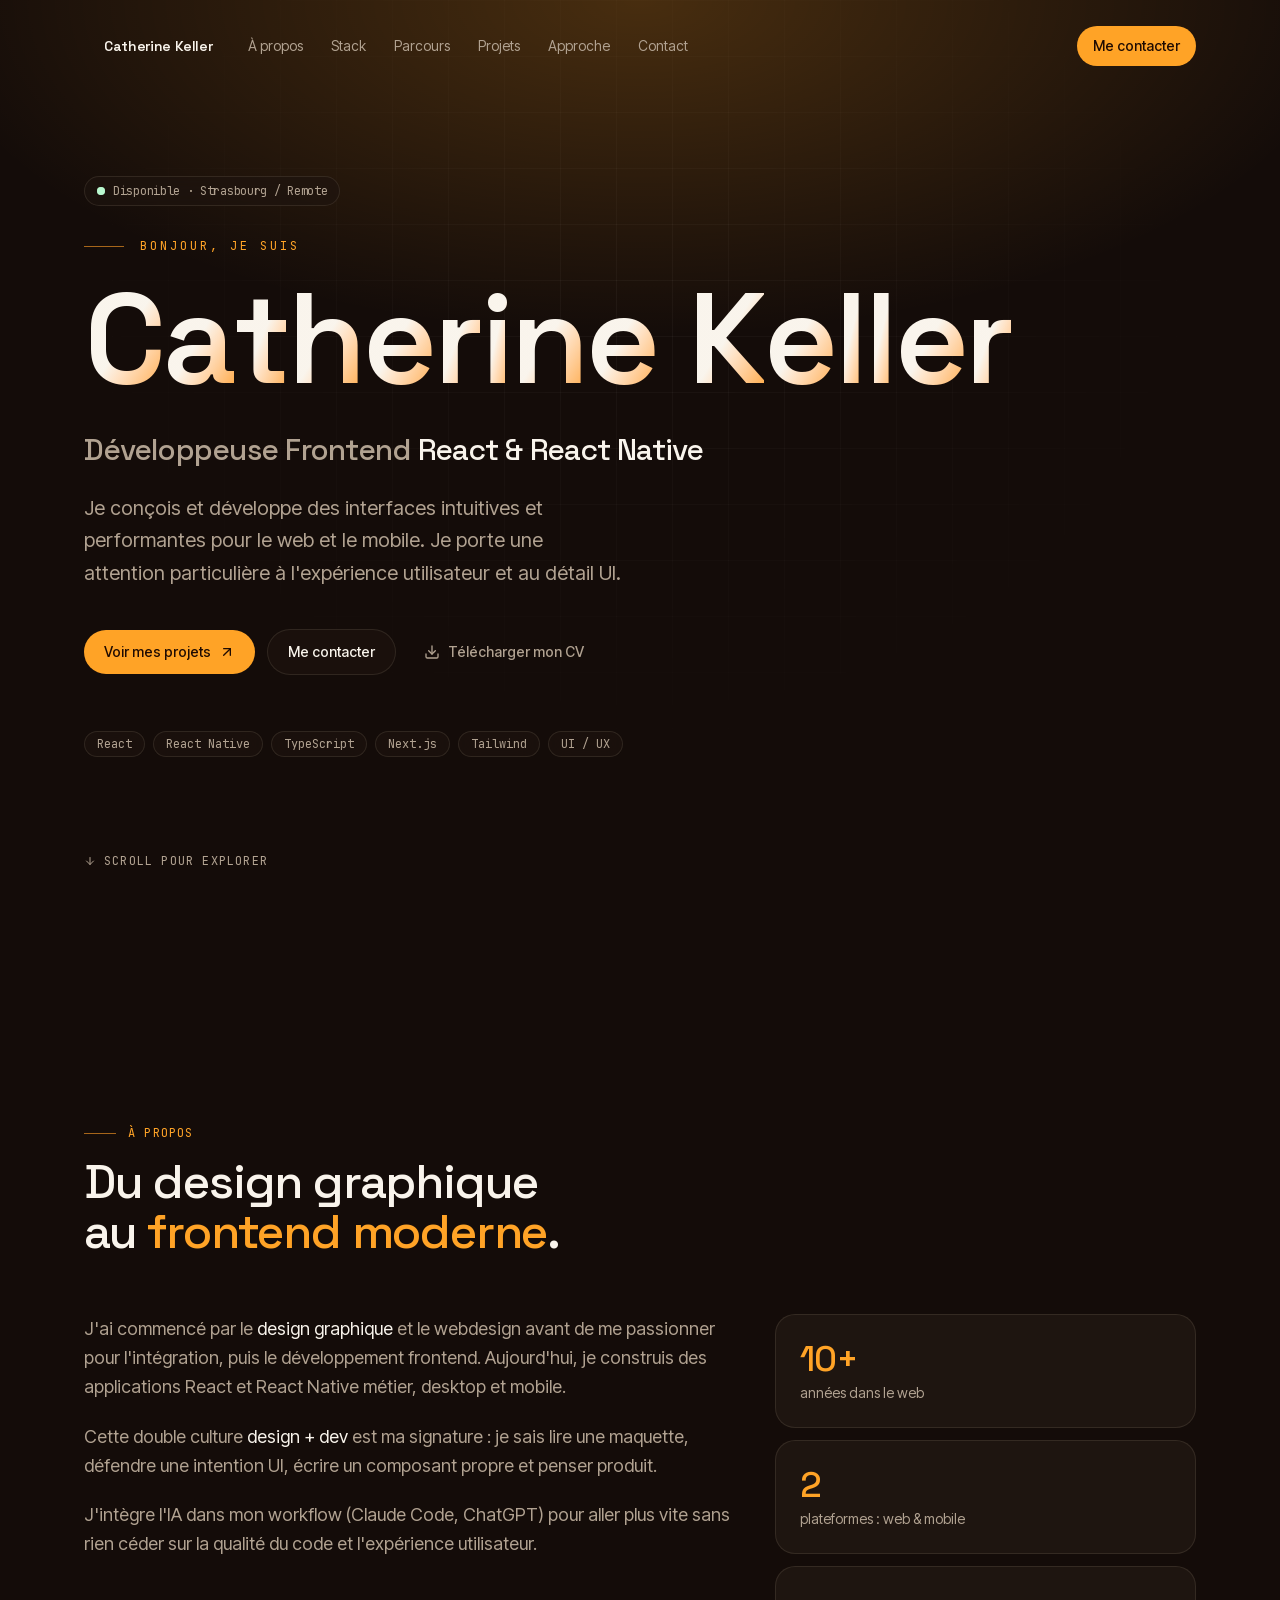
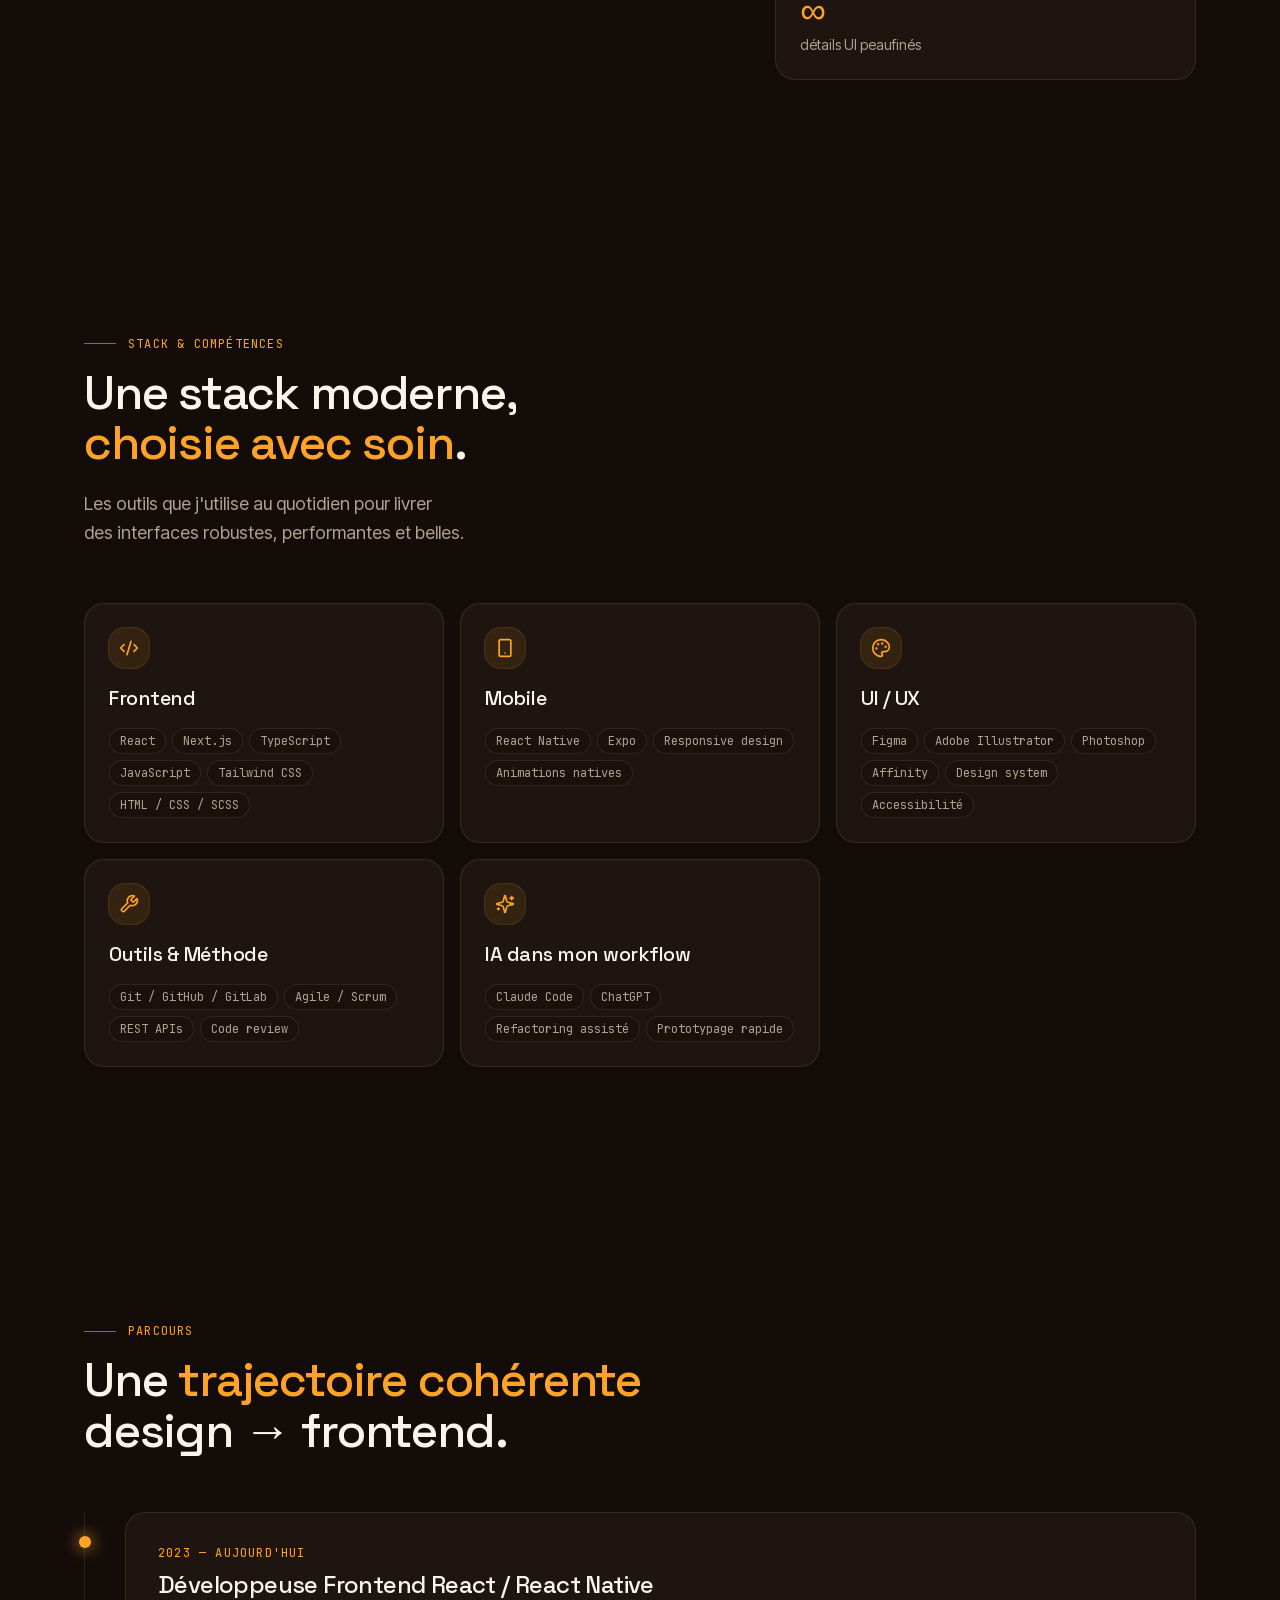
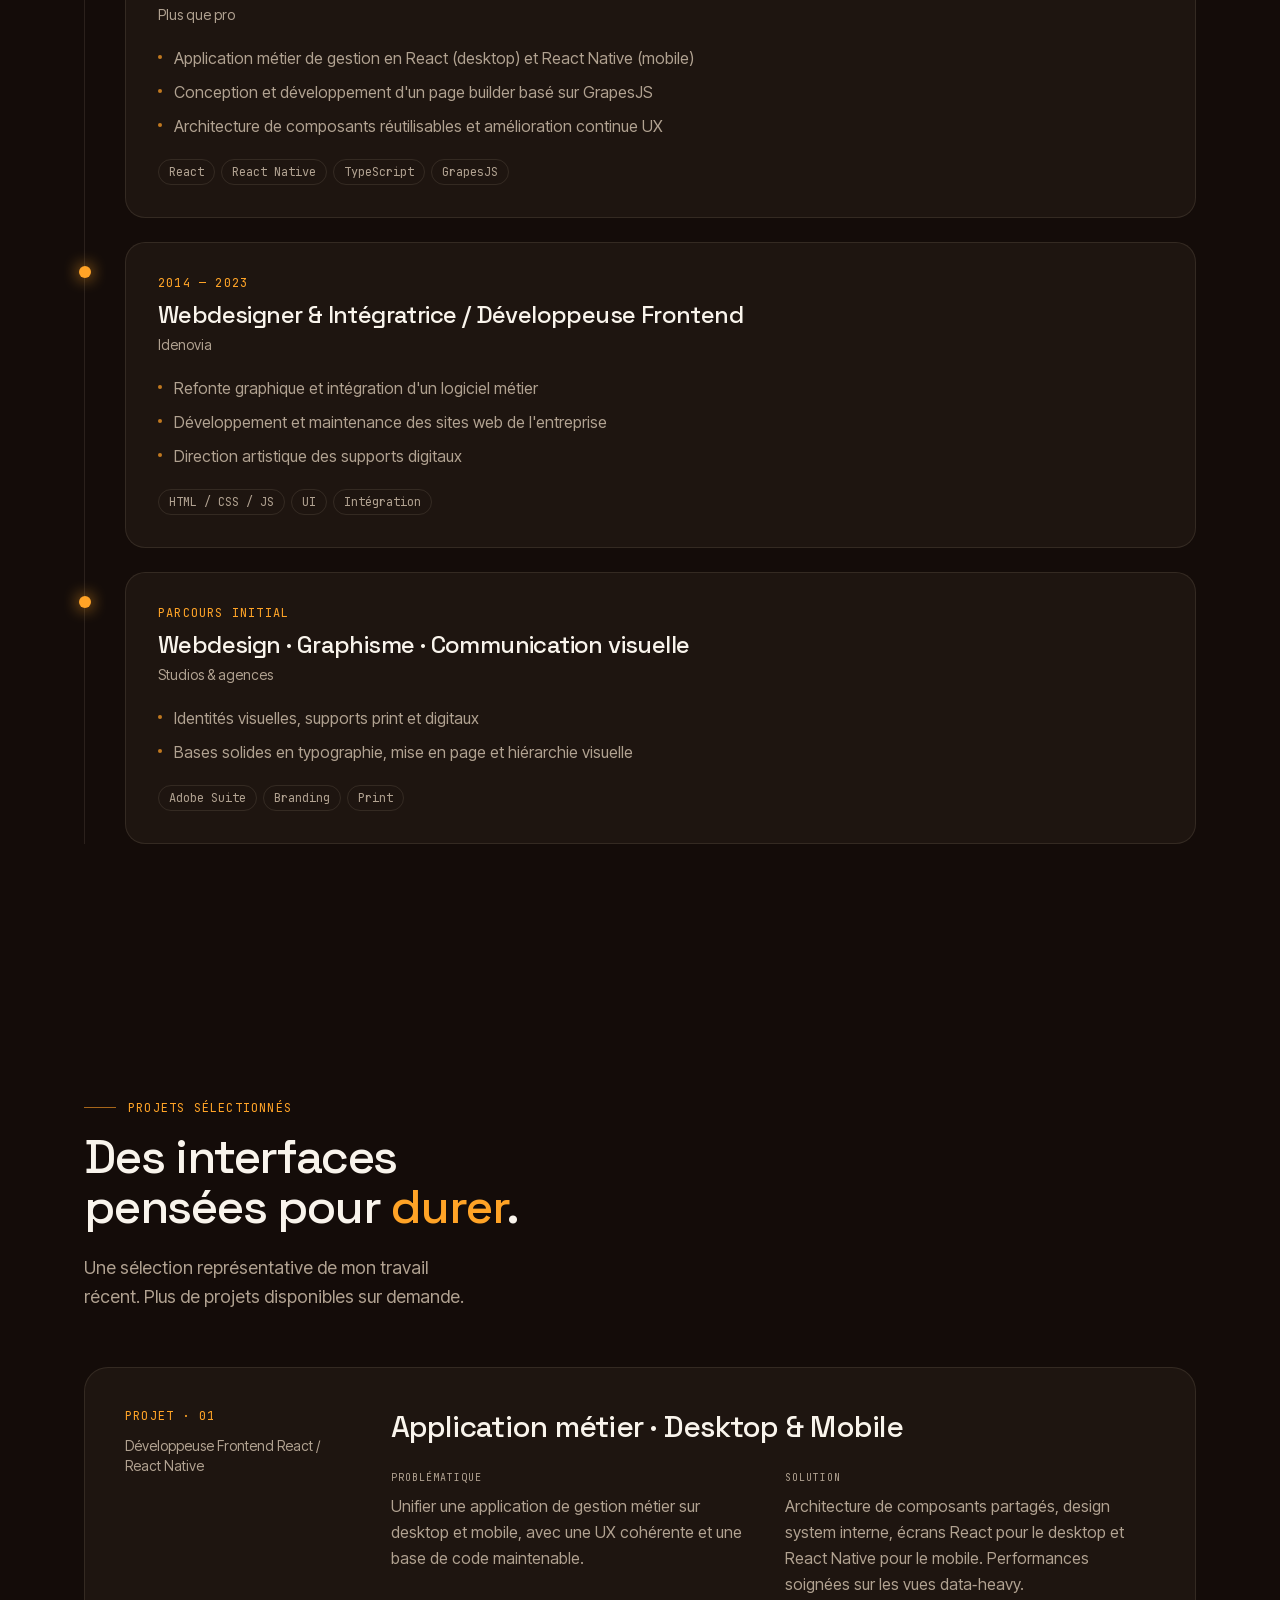
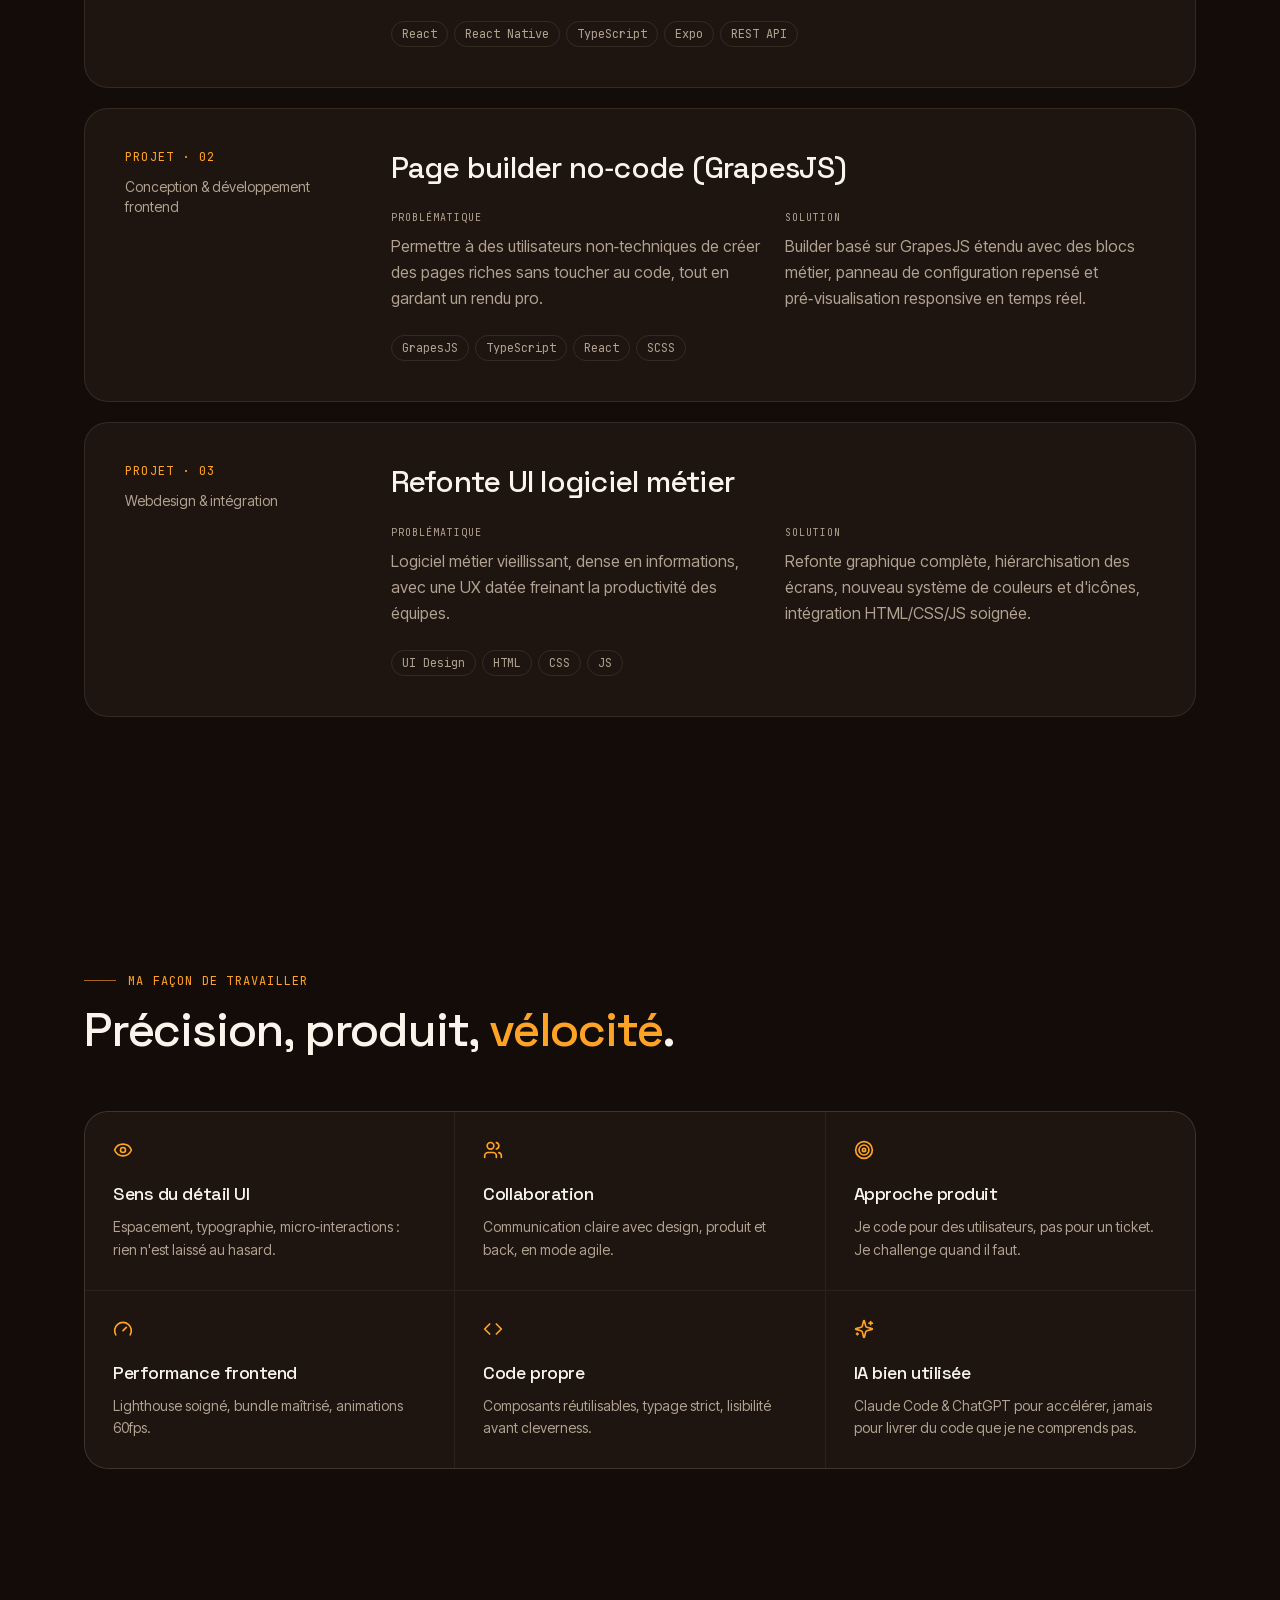
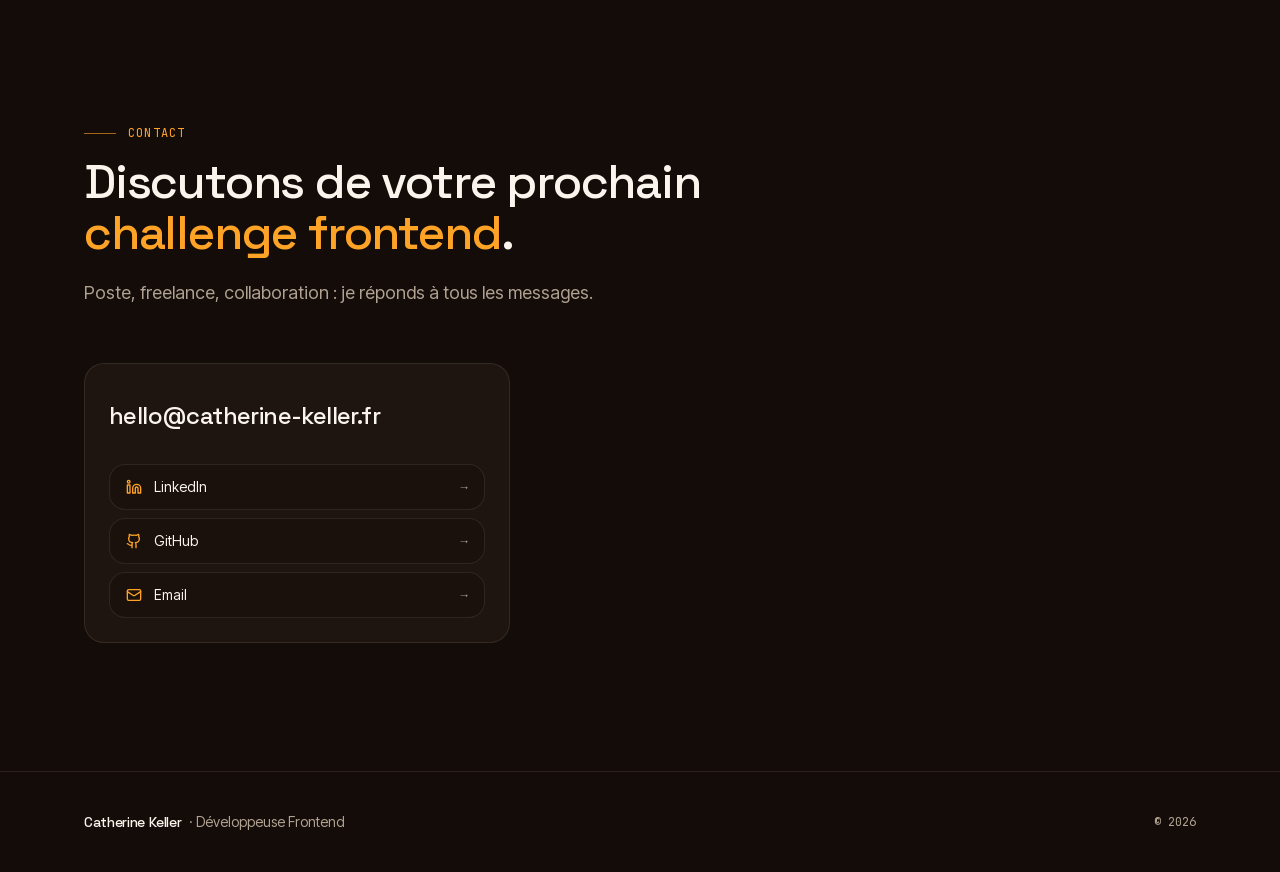
<file: index.html>
<!DOCTYPE html><!--Ds_iLjV0gHUK7JvqxwqNm--><html lang="fr" class="__variable_c219ed __variable_727f1d __variable_4dc837"><head><meta charSet="utf-8"/><meta name="viewport" content="width=device-width, initial-scale=1"/><link rel="preload" href="/_next/static/media/103fc5fac08dcb15-s.p.woff2" as="font" crossorigin="" type="font/woff2"/><link rel="preload" href="/_next/static/media/36966cca54120369-s.p.woff2" as="font" crossorigin="" type="font/woff2"/><link rel="preload" href="/_next/static/media/bb3ef058b751a6ad-s.p.woff2" as="font" crossorigin="" type="font/woff2"/><style data-precedence="next" data-href="/_next/static/css/2efb0c1382931106.css">@font-face{font-family:Space Grotesk;font-style:normal;font-weight:300 700;font-display:swap;src:url(/_next/static/media/e1aab0933260df4d-s.woff2) format("woff2");unicode-range:u+0102-0103,u+0110-0111,u+0128-0129,u+0168-0169,u+01a0-01a1,u+01af-01b0,u+0300-0301,u+0303-0304,u+0308-0309,u+0323,u+0329,u+1ea0-1ef9,u+20ab}@font-face{font-family:Space Grotesk;font-style:normal;font-weight:300 700;font-display:swap;src:url(/_next/static/media/b7387a63dd068245-s.woff2) format("woff2");unicode-range:u+0100-02ba,u+02bd-02c5,u+02c7-02cc,u+02ce-02d7,u+02dd-02ff,u+0304,u+0308,u+0329,u+1d00-1dbf,u+1e00-1e9f,u+1ef2-1eff,u+2020,u+20a0-20ab,u+20ad-20c4,u+2113,u+2c60-2c7f,u+a720-a7ff}@font-face{font-family:Space Grotesk;font-style:normal;font-weight:300 700;font-display:swap;src:url(/_next/static/media/36966cca54120369-s.p.woff2) format("woff2");unicode-range:u+00??,u+0131,u+0152-0153,u+02bb-02bc,u+02c6,u+02da,u+02dc,u+0304,u+0308,u+0329,u+2000-206f,u+20ac,u+2122,u+2191,u+2193,u+2212,u+2215,u+feff,u+fffd}@font-face{font-family:Space Grotesk Fallback;src:local("Arial");ascent-override:89.71%;descent-override:26.62%;line-gap-override:0.00%;size-adjust:109.69%}.__className_c219ed{font-family:Space Grotesk,Space Grotesk Fallback;font-style:normal}.__variable_c219ed{--font-space-grotesk:"Space Grotesk","Space Grotesk Fallback"}@font-face{font-family:Inter Tight;font-style:normal;font-weight:100 900;font-display:swap;src:url(/_next/static/media/c95a17d6aa1ccc69-s.woff2) format("woff2");unicode-range:u+0460-052f,u+1c80-1c8a,u+20b4,u+2de0-2dff,u+a640-a69f,u+fe2e-fe2f}@font-face{font-family:Inter Tight;font-style:normal;font-weight:100 900;font-display:swap;src:url(/_next/static/media/84792440f5374347-s.woff2) format("woff2");unicode-range:u+0301,u+0400-045f,u+0490-0491,u+04b0-04b1,u+2116}@font-face{font-family:Inter Tight;font-style:normal;font-weight:100 900;font-display:swap;src:url(/_next/static/media/10735954b8957dce-s.woff2) format("woff2");unicode-range:u+1f??}@font-face{font-family:Inter Tight;font-style:normal;font-weight:100 900;font-display:swap;src:url(/_next/static/media/69c8297e91a203ed-s.woff2) format("woff2");unicode-range:u+0370-0377,u+037a-037f,u+0384-038a,u+038c,u+038e-03a1,u+03a3-03ff}@font-face{font-family:Inter Tight;font-style:normal;font-weight:100 900;font-display:swap;src:url(/_next/static/media/32ec8d161d520037-s.woff2) format("woff2");unicode-range:u+0102-0103,u+0110-0111,u+0128-0129,u+0168-0169,u+01a0-01a1,u+01af-01b0,u+0300-0301,u+0303-0304,u+0308-0309,u+0323,u+0329,u+1ea0-1ef9,u+20ab}@font-face{font-family:Inter Tight;font-style:normal;font-weight:100 900;font-display:swap;src:url(/_next/static/media/ceda3e828136e1b8-s.woff2) format("woff2");unicode-range:u+0100-02ba,u+02bd-02c5,u+02c7-02cc,u+02ce-02d7,u+02dd-02ff,u+0304,u+0308,u+0329,u+1d00-1dbf,u+1e00-1e9f,u+1ef2-1eff,u+2020,u+20a0-20ab,u+20ad-20c4,u+2113,u+2c60-2c7f,u+a720-a7ff}@font-face{font-family:Inter Tight;font-style:normal;font-weight:100 900;font-display:swap;src:url(/_next/static/media/103fc5fac08dcb15-s.p.woff2) format("woff2");unicode-range:u+00??,u+0131,u+0152-0153,u+02bb-02bc,u+02c6,u+02da,u+02dc,u+0304,u+0308,u+0329,u+2000-206f,u+20ac,u+2122,u+2191,u+2193,u+2212,u+2215,u+feff,u+fffd}@font-face{font-family:Inter Tight Fallback;src:local("Arial");ascent-override:100.51%;descent-override:25.03%;line-gap-override:0.00%;size-adjust:96.39%}.__className_727f1d{font-family:Inter Tight,Inter Tight Fallback;font-style:normal}.__variable_727f1d{--font-inter-tight:"Inter Tight","Inter Tight Fallback"}@font-face{font-family:JetBrains Mono;font-style:normal;font-weight:100 800;font-display:swap;src:url(/_next/static/media/886030b0b59bc5a7-s.woff2) format("woff2");unicode-range:u+0460-052f,u+1c80-1c8a,u+20b4,u+2de0-2dff,u+a640-a69f,u+fe2e-fe2f}@font-face{font-family:JetBrains Mono;font-style:normal;font-weight:100 800;font-display:swap;src:url(/_next/static/media/0aa834ed78bf6d07-s.woff2) format("woff2");unicode-range:u+0301,u+0400-045f,u+0490-0491,u+04b0-04b1,u+2116}@font-face{font-family:JetBrains Mono;font-style:normal;font-weight:100 800;font-display:swap;src:url(/_next/static/media/67957d42bae0796d-s.woff2) format("woff2");unicode-range:u+0370-0377,u+037a-037f,u+0384-038a,u+038c,u+038e-03a1,u+03a3-03ff}@font-face{font-family:JetBrains Mono;font-style:normal;font-weight:100 800;font-display:swap;src:url(/_next/static/media/f911b923c6adde36-s.woff2) format("woff2");unicode-range:u+0102-0103,u+0110-0111,u+0128-0129,u+0168-0169,u+01a0-01a1,u+01af-01b0,u+0300-0301,u+0303-0304,u+0308-0309,u+0323,u+0329,u+1ea0-1ef9,u+20ab}@font-face{font-family:JetBrains Mono;font-style:normal;font-weight:100 800;font-display:swap;src:url(/_next/static/media/939c4f875ee75fbb-s.woff2) format("woff2");unicode-range:u+0100-02ba,u+02bd-02c5,u+02c7-02cc,u+02ce-02d7,u+02dd-02ff,u+0304,u+0308,u+0329,u+1d00-1dbf,u+1e00-1e9f,u+1ef2-1eff,u+2020,u+20a0-20ab,u+20ad-20c4,u+2113,u+2c60-2c7f,u+a720-a7ff}@font-face{font-family:JetBrains Mono;font-style:normal;font-weight:100 800;font-display:swap;src:url(/_next/static/media/bb3ef058b751a6ad-s.p.woff2) format("woff2");unicode-range:u+00??,u+0131,u+0152-0153,u+02bb-02bc,u+02c6,u+02da,u+02dc,u+0304,u+0308,u+0329,u+2000-206f,u+20ac,u+2122,u+2191,u+2193,u+2212,u+2215,u+feff,u+fffd}@font-face{font-family:JetBrains Mono Fallback;src:local("Arial");ascent-override:75.79%;descent-override:22.29%;line-gap-override:0.00%;size-adjust:134.59%}.__className_4dc837{font-family:JetBrains Mono,JetBrains Mono Fallback;font-style:normal}.__variable_4dc837{--font-jetbrains-mono:"JetBrains Mono","JetBrains Mono Fallback"}

/*! tailwindcss v4.3.0 | MIT License | https://tailwindcss.com */@layer properties{@supports (((-webkit-hyphens:none)) and (not (margin-trim:inline))) or ((-moz-orient:inline) and (not (color:rgb(from red r g b)))){*,::backdrop,:after,:before{--tw-space-y-reverse:0;--tw-border-style:solid;--tw-gradient-position:initial;--tw-gradient-from:#0000;--tw-gradient-via:#0000;--tw-gradient-to:#0000;--tw-gradient-stops:initial;--tw-gradient-via-stops:initial;--tw-gradient-from-position:0%;--tw-gradient-via-position:50%;--tw-gradient-to-position:100%;--tw-leading:initial;--tw-font-weight:initial;--tw-tracking:initial;--tw-shadow:0 0 #0000;--tw-shadow-color:initial;--tw-shadow-alpha:100%;--tw-inset-shadow:0 0 #0000;--tw-inset-shadow-color:initial;--tw-inset-shadow-alpha:100%;--tw-ring-color:initial;--tw-ring-shadow:0 0 #0000;--tw-inset-ring-color:initial;--tw-inset-ring-shadow:0 0 #0000;--tw-ring-inset:initial;--tw-ring-offset-width:0px;--tw-ring-offset-color:#fff;--tw-ring-offset-shadow:0 0 #0000;--tw-backdrop-blur:initial;--tw-backdrop-brightness:initial;--tw-backdrop-contrast:initial;--tw-backdrop-grayscale:initial;--tw-backdrop-hue-rotate:initial;--tw-backdrop-invert:initial;--tw-backdrop-opacity:initial;--tw-backdrop-saturate:initial;--tw-backdrop-sepia:initial;--tw-duration:initial;--tw-translate-x:0;--tw-translate-y:0;--tw-translate-z:0}}}@layer theme{:host,:root{--font-sans:var(--font-inter-tight),ui-sans-serif,system-ui,sans-serif;--font-mono:var(--font-jetbrains-mono),ui-monospace,monospace;--color-green-200:oklch(92.5% .084 155.995);--color-emerald-400:oklch(76.5% .177 163.223);--color-cyan-400:oklch(78.9% .154 211.53);--color-violet-400:oklch(70.2% .183 293.541);--spacing:.25rem;--container-2xl:42rem;--container-6xl:72rem;--text-xs:.75rem;--text-xs--line-height:calc(1 / .75);--text-sm:.875rem;--text-sm--line-height:calc(1.25 / .875);--text-lg:1.125rem;--text-lg--line-height:calc(1.75 / 1.125);--text-xl:1.25rem;--text-xl--line-height:calc(1.75 / 1.25);--text-2xl:1.5rem;--text-2xl--line-height:calc(2 / 1.5);--text-3xl:1.875rem;--text-3xl--line-height:calc(2.25 / 1.875);--text-4xl:2.25rem;--text-4xl--line-height:calc(2.5 / 2.25);--text-5xl:3rem;--text-5xl--line-height:1;--text-7xl:4.5rem;--text-7xl--line-height:1;--text-8xl:6rem;--text-8xl--line-height:1;--font-weight-medium:500;--font-weight-semibold:600;--tracking-tight:-.025em;--tracking-widest:.1em;--leading-tight:1.25;--leading-relaxed:1.625;--radius-3xl:1.5rem;--animate-ping:ping 1s cubic-bezier(0,0,.2,1) infinite;--animate-bounce:bounce 1s infinite;--blur-md:12px;--blur-xl:24px;--default-transition-duration:.15s;--default-transition-timing-function:cubic-bezier(.4,0,.2,1);--default-font-family:var(--font-inter-tight),ui-sans-serif,system-ui,sans-serif;--default-mono-font-family:var(--font-jetbrains-mono),ui-monospace,monospace;--color-background:var(--background);--color-foreground:var(--foreground);--color-primary:var(--primary);--color-border:var(--border);--font-display:var(--font-space-grotesk),var(--font-inter-tight),ui-sans-serif,sans-serif}}@layer base{*,::backdrop,:after,:before{box-sizing:border-box;border:0 solid;margin:0;padding:0}::file-selector-button{box-sizing:border-box;border:0 solid;margin:0;padding:0}:host,html{-webkit-text-size-adjust:100%;tab-size:4;line-height:1.5;font-family:var(--default-font-family,ui-sans-serif,system-ui,sans-serif,"Apple Color Emoji","Segoe UI Emoji","Segoe UI Symbol","Noto Color Emoji");font-feature-settings:var(--default-font-feature-settings,normal);font-variation-settings:var(--default-font-variation-settings,normal);-webkit-tap-highlight-color:transparent}hr{height:0;color:inherit;border-top-width:1px}abbr:where([title]){-webkit-text-decoration:underline dotted;text-decoration:underline dotted}h1,h2,h3,h4,h5,h6{font-size:inherit;font-weight:inherit}a{color:inherit;-webkit-text-decoration:inherit;text-decoration:inherit}b,strong{font-weight:bolder}code,kbd,pre,samp{font-family:var(--default-mono-font-family,ui-monospace,SFMono-Regular,Menlo,Monaco,Consolas,"Liberation Mono","Courier New",monospace);font-feature-settings:var(--default-mono-font-feature-settings,normal);font-variation-settings:var(--default-mono-font-variation-settings,normal);font-size:1em}small{font-size:80%}sub,sup{vertical-align:baseline;font-size:75%;line-height:0;position:relative}sub{bottom:-.25em}sup{top:-.5em}table{text-indent:0;border-color:inherit;border-collapse:collapse}:-moz-focusring{outline:auto}progress{vertical-align:baseline}summary{display:list-item}menu,ol,ul{list-style:none}audio,canvas,embed,iframe,img,object,svg,video{vertical-align:middle;display:block}img,video{max-width:100%;height:auto}button,input,optgroup,select,textarea{font:inherit;font-feature-settings:inherit;font-variation-settings:inherit;letter-spacing:inherit;color:inherit;opacity:1;background-color:#0000;border-radius:0}::file-selector-button{font:inherit;font-feature-settings:inherit;font-variation-settings:inherit;letter-spacing:inherit;color:inherit;opacity:1;background-color:#0000;border-radius:0}:where(select:is([multiple],[size])) optgroup{font-weight:bolder}:where(select:is([multiple],[size])) optgroup option{padding-inline-start:20px}::file-selector-button{margin-inline-end:4px}::placeholder{opacity:1}@supports (not ((-webkit-appearance:-apple-pay-button))) or (contain-intrinsic-size:1px){::placeholder{color:currentColor}@supports (color:color-mix(in lab,red,red)){::placeholder{color:color-mix(in oklab,currentcolor 50%,transparent)}}}textarea{resize:vertical}::-webkit-search-decoration{-webkit-appearance:none}::-webkit-date-and-time-value{min-height:1lh;text-align:inherit}::-webkit-datetime-edit{display:inline-flex}::-webkit-datetime-edit-fields-wrapper{padding:0}::-webkit-datetime-edit,::-webkit-datetime-edit-year-field{padding-block:0}::-webkit-datetime-edit-day-field,::-webkit-datetime-edit-month-field{padding-block:0}::-webkit-datetime-edit-hour-field,::-webkit-datetime-edit-minute-field{padding-block:0}::-webkit-datetime-edit-millisecond-field,::-webkit-datetime-edit-second-field{padding-block:0}::-webkit-datetime-edit-meridiem-field{padding-block:0}::-webkit-calendar-picker-indicator{line-height:1}:-moz-ui-invalid{box-shadow:none}button,input:where([type=button],[type=reset],[type=submit]){appearance:button}::file-selector-button{appearance:button}::-webkit-inner-spin-button,::-webkit-outer-spin-button{height:auto}[hidden]:where(:not([hidden=until-found])){display:none!important}*{border-color:var(--color-border)}html{scroll-behavior:smooth}body{background-color:var(--color-background);color:var(--color-foreground);font-family:var(--font-sans);font-feature-settings:"ss01","cv11";-webkit-font-smoothing:antialiased;-moz-osx-font-smoothing:grayscale}::selection{color:oklch(98% .01 180);background:oklch(78% .16 165/.35)}}@layer components;@layer utilities{.pointer-events-none{pointer-events:none}.visible{visibility:visible}.absolute{position:absolute}.fixed{position:fixed}.relative{position:relative}.inset-0{inset:calc(var(--spacing) * 0)}.inset-x-0{inset-inline:calc(var(--spacing) * 0)}.-top-12{top:calc(var(--spacing) * -12)}.top-0{top:calc(var(--spacing) * 0)}.top-6{top:calc(var(--spacing) * 6)}.-right-12{right:calc(var(--spacing) * -12)}.-left-\[30px\]{left:-30px}.z-50{z-index:50}.mx-auto{margin-inline:auto}.mt-1{margin-top:calc(var(--spacing) * 1)}.mt-2{margin-top:calc(var(--spacing) * 2)}.mt-2\.5{margin-top:calc(var(--spacing) * 2.5)}.mt-3{margin-top:calc(var(--spacing) * 3)}.mt-4{margin-top:calc(var(--spacing) * 4)}.mt-5{margin-top:calc(var(--spacing) * 5)}.mt-6{margin-top:calc(var(--spacing) * 6)}.mt-8{margin-top:calc(var(--spacing) * 8)}.mt-10{margin-top:calc(var(--spacing) * 10)}.mt-14{margin-top:calc(var(--spacing) * 14)}.mt-24{margin-top:calc(var(--spacing) * 24)}.mr-\[0\.25em\]{margin-right:.25em}.mb-4{margin-bottom:calc(var(--spacing) * 4)}.mb-6{margin-bottom:calc(var(--spacing) * 6)}.mb-8{margin-bottom:calc(var(--spacing) * 8)}.mb-14{margin-bottom:calc(var(--spacing) * 14)}.block{display:block}.flex{display:flex}.grid{display:grid}.hidden{display:none}.inline-block{display:inline-block}.inline-flex{display:inline-flex}.size-1{width:calc(var(--spacing) * 1);height:calc(var(--spacing) * 1)}.size-2{width:calc(var(--spacing) * 2);height:calc(var(--spacing) * 2)}.size-3{width:calc(var(--spacing) * 3);height:calc(var(--spacing) * 3)}.size-4{width:calc(var(--spacing) * 4);height:calc(var(--spacing) * 4)}.size-5{width:calc(var(--spacing) * 5);height:calc(var(--spacing) * 5)}.size-9{width:calc(var(--spacing) * 9);height:calc(var(--spacing) * 9)}.size-10{width:calc(var(--spacing) * 10);height:calc(var(--spacing) * 10)}.size-40{width:calc(var(--spacing) * 40);height:calc(var(--spacing) * 40)}.h-\[800px\]{height:800px}.h-full{height:100%}.h-px{height:1px}.w-8{width:calc(var(--spacing) * 8)}.w-10{width:calc(var(--spacing) * 10)}.w-full{width:100%}.max-w-2xl{max-width:var(--container-2xl)}.max-w-6xl{max-width:var(--container-6xl)}.shrink-0{flex-shrink:0}.animate-bounce{animation:var(--animate-bounce)}.animate-ping{animation:var(--animate-ping)}.flex-col{flex-direction:column}.flex-wrap{flex-wrap:wrap}.items-baseline{align-items:baseline}.items-center{align-items:center}.items-start{align-items:flex-start}.justify-between{justify-content:space-between}.justify-center{justify-content:center}.gap-1{gap:calc(var(--spacing) * 1)}.gap-1\.5{gap:calc(var(--spacing) * 1.5)}.gap-2{gap:calc(var(--spacing) * 2)}.gap-3{gap:calc(var(--spacing) * 3)}.gap-4{gap:calc(var(--spacing) * 4)}.gap-5{gap:calc(var(--spacing) * 5)}.gap-6{gap:calc(var(--spacing) * 6)}.gap-8{gap:calc(var(--spacing) * 8)}.gap-10{gap:calc(var(--spacing) * 10)}.gap-px{gap:1px}:where(.space-y-2>:not(:last-child)){--tw-space-y-reverse:0;margin-block-start:calc(calc(var(--spacing) * 2) * var(--tw-space-y-reverse));margin-block-end:calc(calc(var(--spacing) * 2) * calc(1 - var(--tw-space-y-reverse)))}:where(.space-y-5>:not(:last-child)){--tw-space-y-reverse:0;margin-block-start:calc(calc(var(--spacing) * 5) * var(--tw-space-y-reverse));margin-block-end:calc(calc(var(--spacing) * 5) * calc(1 - var(--tw-space-y-reverse)))}:where(.space-y-6>:not(:last-child)){--tw-space-y-reverse:0;margin-block-start:calc(calc(var(--spacing) * 6) * var(--tw-space-y-reverse));margin-block-end:calc(calc(var(--spacing) * 6) * calc(1 - var(--tw-space-y-reverse)))}.overflow-hidden{overflow:hidden}.rounded-2xl{border-radius:calc(var(--radius) + 8px)}.rounded-3xl{border-radius:var(--radius-3xl)}.rounded-full{border-radius:3.40282e+38px}.rounded-xl{border-radius:calc(var(--radius) + 4px)}.border{border-style:var(--tw-border-style);border-width:1px}.border-t{border-top-style:var(--tw-border-style);border-top-width:1px}.border-l{border-left-style:var(--tw-border-style);border-left-width:1px}.border-hairline{border-color:var(--hairline)}.bg-background\/40{background-color:var(--background)}@supports (color:color-mix(in lab,red,red)){.bg-background\/40{background-color:color-mix(in oklab,var(--background) 40%,transparent)}}.bg-background\/60{background-color:var(--background)}@supports (color:color-mix(in lab,red,red)){.bg-background\/60{background-color:color-mix(in oklab,var(--background) 60%,transparent)}}.bg-green-200{background-color:var(--color-green-200)}.bg-hairline{background-color:var(--hairline)}.bg-primary,.bg-primary\/10{background-color:var(--primary)}@supports (color:color-mix(in lab,red,red)){.bg-primary\/10{background-color:color-mix(in oklab,var(--primary) 10%,transparent)}}.bg-primary\/60{background-color:var(--primary)}@supports (color:color-mix(in lab,red,red)){.bg-primary\/60{background-color:color-mix(in oklab,var(--primary) 60%,transparent)}}.bg-primary\/70{background-color:var(--primary)}@supports (color:color-mix(in lab,red,red)){.bg-primary\/70{background-color:color-mix(in oklab,var(--primary) 70%,transparent)}}.bg-surface,.bg-surface\/60{background-color:var(--surface)}@supports (color:color-mix(in lab,red,red)){.bg-surface\/60{background-color:color-mix(in oklab,var(--surface) 60%,transparent)}}.bg-surface\/80{background-color:var(--surface)}@supports (color:color-mix(in lab,red,red)){.bg-surface\/80{background-color:color-mix(in oklab,var(--surface) 80%,transparent)}}.bg-transparent{background-color:#0000}.bg-gradient-to-br{--tw-gradient-position:to bottom right in oklab;background-image:linear-gradient(var(--tw-gradient-stops))}.from-cyan-400\/25{--tw-gradient-from:#00d2ef40}@supports (color:color-mix(in lab,red,red)){.from-cyan-400\/25{--tw-gradient-from:color-mix(in oklab,var(--color-cyan-400) 25%,transparent)}}.from-cyan-400\/25{--tw-gradient-stops:var(--tw-gradient-via-stops,var(--tw-gradient-position),var(--tw-gradient-from) var(--tw-gradient-from-position),var(--tw-gradient-to) var(--tw-gradient-to-position))}.from-emerald-400\/30{--tw-gradient-from:#00d2944d}@supports (color:color-mix(in lab,red,red)){.from-emerald-400\/30{--tw-gradient-from:color-mix(in oklab,var(--color-emerald-400) 30%,transparent)}}.from-emerald-400\/30{--tw-gradient-stops:var(--tw-gradient-via-stops,var(--tw-gradient-position),var(--tw-gradient-from) var(--tw-gradient-from-position),var(--tw-gradient-to) var(--tw-gradient-to-position))}.from-foreground{--tw-gradient-from:var(--foreground);--tw-gradient-stops:var(--tw-gradient-via-stops,var(--tw-gradient-position),var(--tw-gradient-from) var(--tw-gradient-from-position),var(--tw-gradient-to) var(--tw-gradient-to-position))}.from-violet-400\/25{--tw-gradient-from:#a685ff40}@supports (color:color-mix(in lab,red,red)){.from-violet-400\/25{--tw-gradient-from:color-mix(in oklab,var(--color-violet-400) 25%,transparent)}}.from-violet-400\/25{--tw-gradient-stops:var(--tw-gradient-via-stops,var(--tw-gradient-position),var(--tw-gradient-from) var(--tw-gradient-from-position),var(--tw-gradient-to) var(--tw-gradient-to-position))}.via-foreground{--tw-gradient-via:var(--foreground);--tw-gradient-via-stops:var(--tw-gradient-position),var(--tw-gradient-from) var(--tw-gradient-from-position),var(--tw-gradient-via) var(--tw-gradient-via-position),var(--tw-gradient-to) var(--tw-gradient-to-position);--tw-gradient-stops:var(--tw-gradient-via-stops)}.to-primary{--tw-gradient-to:var(--primary);--tw-gradient-stops:var(--tw-gradient-via-stops,var(--tw-gradient-position),var(--tw-gradient-from) var(--tw-gradient-from-position),var(--tw-gradient-to) var(--tw-gradient-to-position))}.to-transparent{--tw-gradient-to:transparent;--tw-gradient-stops:var(--tw-gradient-via-stops,var(--tw-gradient-position),var(--tw-gradient-from) var(--tw-gradient-from-position),var(--tw-gradient-to) var(--tw-gradient-to-position))}.bg-clip-text{-webkit-background-clip:text;background-clip:text}.p-6{padding:calc(var(--spacing) * 6)}.p-7{padding:calc(var(--spacing) * 7)}.px-2\.5{padding-inline:calc(var(--spacing) * 2.5)}.px-3{padding-inline:calc(var(--spacing) * 3)}.px-4{padding-inline:calc(var(--spacing) * 4)}.px-5{padding-inline:calc(var(--spacing) * 5)}.py-1{padding-block:calc(var(--spacing) * 1)}.py-1\.5{padding-block:calc(var(--spacing) * 1.5)}.py-2\.5{padding-block:calc(var(--spacing) * 2.5)}.py-3{padding-block:calc(var(--spacing) * 3)}.py-5{padding-block:calc(var(--spacing) * 5)}.py-10{padding-block:calc(var(--spacing) * 10)}.py-24{padding-block:calc(var(--spacing) * 24)}.pt-36{padding-top:calc(var(--spacing) * 36)}.pb-24{padding-bottom:calc(var(--spacing) * 24)}.pl-6{padding-left:calc(var(--spacing) * 6)}.font-display{font-family:var(--font-display);letter-spacing:-.025em;font-family:var(--font-space-grotesk),var(--font-inter-tight),ui-sans-serif,sans-serif}.font-mono{font-family:var(--font-mono);font-family:var(--font-jetbrains-mono),ui-monospace,monospace}.text-2xl{font-size:var(--text-2xl);line-height:var(--tw-leading,var(--text-2xl--line-height))}.text-4xl{font-size:var(--text-4xl);line-height:var(--tw-leading,var(--text-4xl--line-height))}.text-lg{font-size:var(--text-lg);line-height:var(--tw-leading,var(--text-lg--line-height))}.text-sm{font-size:var(--text-sm);line-height:var(--tw-leading,var(--text-sm--line-height))}.text-xl{font-size:var(--text-xl);line-height:var(--tw-leading,var(--text-xl--line-height))}.text-xs{font-size:var(--text-xs);line-height:var(--tw-leading,var(--text-xs--line-height))}.text-\[10px\]{font-size:10px}.text-\[15vw\]{font-size:15vw}.leading-\[0\.95\]{--tw-leading:.95;line-height:.95}.leading-\[1\.05\]{--tw-leading:1.05;line-height:1.05}.leading-relaxed{--tw-leading:var(--leading-relaxed);line-height:var(--leading-relaxed)}.leading-tight{--tw-leading:var(--leading-tight);line-height:var(--leading-tight)}.font-medium{--tw-font-weight:var(--font-weight-medium);font-weight:var(--font-weight-medium)}.font-semibold{--tw-font-weight:var(--font-weight-semibold);font-weight:var(--font-weight-semibold)}.tracking-\[0\.25em\]{--tw-tracking:.25em;letter-spacing:.25em}.tracking-tight{--tw-tracking:var(--tracking-tight);letter-spacing:var(--tracking-tight)}.tracking-widest{--tw-tracking:var(--tracking-widest);letter-spacing:var(--tracking-widest)}.text-balance{text-wrap:balance}.break-all{word-break:break-all}.whitespace-nowrap{white-space:nowrap}.text-foreground{color:var(--foreground)}.text-muted-foreground{color:var(--muted-foreground)}.text-primary{color:var(--primary)}.text-primary-foreground{color:var(--primary-foreground)}.text-transparent{color:#0000}.uppercase{text-transform:uppercase}.opacity-0{opacity:0}.opacity-60{opacity:.6}.opacity-70{opacity:.7}.shadow-\[0_0_16px_var\(--color-primary\)\]{--tw-shadow:0 0 16px var(--tw-shadow-color,var(--color-primary))}.ring-1,.shadow-\[0_0_16px_var\(--color-primary\)\]{box-shadow:var(--tw-inset-shadow),var(--tw-inset-ring-shadow),var(--tw-ring-offset-shadow),var(--tw-ring-shadow),var(--tw-shadow)}.ring-1{--tw-ring-shadow:var(--tw-ring-inset,) 0 0 0 calc(1px + var(--tw-ring-offset-width)) var(--tw-ring-color,currentcolor)}.ring-primary\/20{--tw-ring-color:var(--primary)}@supports (color:color-mix(in lab,red,red)){.ring-primary\/20{--tw-ring-color:color-mix(in oklab,var(--primary) 20%,transparent)}}.backdrop-blur-md{--tw-backdrop-blur:blur(var(--blur-md))}.backdrop-blur-md,.backdrop-blur-xl{-webkit-backdrop-filter:var(--tw-backdrop-blur,) var(--tw-backdrop-brightness,) var(--tw-backdrop-contrast,) var(--tw-backdrop-grayscale,) var(--tw-backdrop-hue-rotate,) var(--tw-backdrop-invert,) var(--tw-backdrop-opacity,) var(--tw-backdrop-saturate,) var(--tw-backdrop-sepia,);backdrop-filter:var(--tw-backdrop-blur,) var(--tw-backdrop-brightness,) var(--tw-backdrop-contrast,) var(--tw-backdrop-grayscale,) var(--tw-backdrop-hue-rotate,) var(--tw-backdrop-invert,) var(--tw-backdrop-opacity,) var(--tw-backdrop-saturate,) var(--tw-backdrop-sepia,)}.backdrop-blur-xl{--tw-backdrop-blur:blur(var(--blur-xl))}.transition-all{transition-property:all;transition-timing-function:var(--tw-ease,var(--default-transition-timing-function));transition-duration:var(--tw-duration,var(--default-transition-duration))}.transition-colors{transition-property:color,background-color,border-color,outline-color,text-decoration-color,fill,stroke,--tw-gradient-from,--tw-gradient-via,--tw-gradient-to;transition-timing-function:var(--tw-ease,var(--default-transition-timing-function));transition-duration:var(--tw-duration,var(--default-transition-duration))}.transition-opacity{transition-property:opacity;transition-timing-function:var(--tw-ease,var(--default-transition-timing-function));transition-duration:var(--tw-duration,var(--default-transition-duration))}.transition-transform{transition-property:transform,translate,scale,rotate;transition-timing-function:var(--tw-ease,var(--default-transition-timing-function));transition-duration:var(--tw-duration,var(--default-transition-duration))}.duration-300{--tw-duration:.3s;transition-duration:.3s}.duration-500{--tw-duration:.5s;transition-duration:.5s}.hairline{border:1px solid var(--hairline)}@media (hover:hover){.group-hover\:translate-x-0\.5:is(:where(.group):hover *){--tw-translate-x:calc(var(--spacing) * .5);translate:var(--tw-translate-x) var(--tw-translate-y)}.group-hover\:-translate-y-0\.5:is(:where(.group):hover *){--tw-translate-y:calc(var(--spacing) * -.5);translate:var(--tw-translate-x) var(--tw-translate-y)}.group-hover\:text-foreground:is(:where(.group):hover *){color:var(--foreground)}.group-hover\:opacity-100:is(:where(.group):hover *){opacity:1}.hover\:bg-primary:hover{background-color:var(--primary)}.hover\:bg-surface-elevated:hover{background-color:var(--surface-elevated)}.hover\:text-foreground:hover{color:var(--foreground)}.hover\:text-primary:hover{color:var(--primary)}.hover\:text-primary-foreground:hover{color:var(--primary-foreground)}.hover\:shadow-\[0_0_24px_var\(--color-primary\)\]:hover{--tw-shadow:0 0 24px var(--tw-shadow-color,var(--color-primary))}.hover\:shadow-\[0_0_24px_var\(--color-primary\)\]:hover,.hover\:shadow-\[0_0_32px_var\(--color-primary\)\]:hover{box-shadow:var(--tw-inset-shadow),var(--tw-inset-ring-shadow),var(--tw-ring-offset-shadow),var(--tw-ring-shadow),var(--tw-shadow)}.hover\:shadow-\[0_0_32px_var\(--color-primary\)\]:hover{--tw-shadow:0 0 32px var(--tw-shadow-color,var(--color-primary))}}@media (min-width:40rem){.sm\:grid-cols-2{grid-template-columns:repeat(2,minmax(0,1fr))}.sm\:text-7xl{font-size:var(--text-7xl);line-height:var(--tw-leading,var(--text-7xl--line-height))}}@media (min-width:48rem){.md\:-left-\[46px\]{left:-46px}.md\:col-span-2{grid-column:span 2/span 2}.md\:col-span-3{grid-column:span 3/span 3}.md\:col-span-9{grid-column:span 9/span 9}.md\:flex{display:flex}.md\:inline-flex{display:inline-flex}.md\:grid-cols-2{grid-template-columns:repeat(2,minmax(0,1fr))}.md\:grid-cols-5{grid-template-columns:repeat(5,minmax(0,1fr))}.md\:grid-cols-12{grid-template-columns:repeat(12,minmax(0,1fr))}.md\:flex-row{flex-direction:row}.md\:items-center{align-items:center}.md\:p-8{padding:calc(var(--spacing) * 8)}.md\:p-10{padding:calc(var(--spacing) * 10)}.md\:py-32{padding-block:calc(var(--spacing) * 32)}.md\:pt-44{padding-top:calc(var(--spacing) * 44)}.md\:pb-32{padding-bottom:calc(var(--spacing) * 32)}.md\:pl-10{padding-left:calc(var(--spacing) * 10)}.md\:text-3xl{font-size:var(--text-3xl);line-height:var(--tw-leading,var(--text-3xl--line-height))}.md\:text-5xl{font-size:var(--text-5xl);line-height:var(--tw-leading,var(--text-5xl--line-height))}.md\:text-8xl{font-size:var(--text-8xl);line-height:var(--tw-leading,var(--text-8xl--line-height))}.md\:text-xl{font-size:var(--text-xl);line-height:var(--tw-leading,var(--text-xl--line-height))}}@media (min-width:64rem){.lg\:col-span-1{grid-column:span 1/span 1}.lg\:grid-cols-3{grid-template-columns:repeat(3,minmax(0,1fr))}.lg\:text-\[128px\]{font-size:128px}}}:root{--radius:.75rem;--background:oklch(16.5% .015 50);--foreground:oklch(97% .012 80);--surface:oklch(20.5% .018 50);--surface-elevated:oklch(24.5% .022 55);--hairline:oklch(100% .05 80/.09);--card:oklch(20.5% .018 50);--card-foreground:oklch(97% .012 80);--popover:oklch(21.5% .02 50);--popover-foreground:oklch(97% .012 80);--primary:oklch(80% .17 65);--primary-foreground:oklch(18% .04 50);--secondary:oklch(27% .025 55);--secondary-foreground:oklch(97% .012 80);--muted:oklch(24.5% .02 55);--muted-foreground:oklch(72% .03 70);--accent:oklch(80% .17 65);--accent-foreground:oklch(18% .04 50);--destructive:oklch(65% .22 25);--destructive-foreground:oklch(98% 0 0);--border:oklch(100% .05 80/.09);--input:oklch(100% .05 80/.1);--ring:oklch(80% .17 65/.55);--gradient-hero:radial-gradient(ellipse 80% 60% at 50% 0%,oklch(80% .17 65/.22),transparent 70%);--gradient-glow:radial-gradient(ellipse 50% 50% at 50% 50%,oklch(78% .18 55/.3),transparent 70%);--shadow-soft:0 1px 0 0 oklch(100% 0 0/.04) inset,0 8px 24px -12px oklch(0% 0 0/.5);--shadow-glow:0 0 0 1px oklch(80% .17 65/.35),0 12px 40px -8px oklch(78% .18 55/.3)}.noise:before{content:"";pointer-events:none;opacity:.04;background-image:url("data:image/svg+xml;utf8,<svg xmlns='http://www.w3.org/2000/svg' width='200' height='200'><filter id='n'><feTurbulence type='fractalNoise' baseFrequency='0.9' numOctaves='2'/></filter><rect width='100%' height='100%' filter='url(%23n)' opacity='0.6'/></svg>");position:absolute;inset:0}.grid-bg{background-image:linear-gradient(90deg,oklch(100% 0 0/.04) 1px,#0000 0),linear-gradient(oklch(100% 0 0/.04) 1px,#0000 0);background-size:56px 56px;-webkit-mask-image:radial-gradient(60% 60% at 50% 30%,#000,#0000 80%);mask-image:radial-gradient(60% 60% at 50% 30%,#000,#0000 80%)}@keyframes hero-fade{0%{opacity:0;transform:translateY(8px)}}@keyframes hero-rise{0%{transform:translateY(12px)}}@keyframes hero-letter{0%{opacity:0;transform:translateY(110%)}}.hero-fade{animation:hero-fade .6s ease-out both}.hero-rise{animation:hero-rise .6s cubic-bezier(.22,1,.36,1) both}.hero-letter{animation:hero-letter .6s cubic-bezier(.22,1,.36,1) both}.reveal{transition:opacity .6s ease-out,transform .6s ease-out}.reveal[data-hidden=true]{opacity:0;transform:translateY(12px)}@media (prefers-reduced-motion:reduce){.hero-fade,.hero-letter,.hero-rise{animation:none}.reveal{transition:none}.reveal[data-hidden=true]{opacity:1;transform:none}}@property --tw-space-y-reverse{syntax:"*";inherits:false;initial-value:0}@property --tw-border-style{syntax:"*";inherits:false;initial-value:solid}@property --tw-gradient-position{syntax:"*";inherits:false}@property --tw-gradient-from{syntax:"<color>";inherits:false;initial-value:#0000}@property --tw-gradient-via{syntax:"<color>";inherits:false;initial-value:#0000}@property --tw-gradient-to{syntax:"<color>";inherits:false;initial-value:#0000}@property --tw-gradient-stops{syntax:"*";inherits:false}@property --tw-gradient-via-stops{syntax:"*";inherits:false}@property --tw-gradient-from-position{syntax:"<length-percentage>";inherits:false;initial-value:0}@property --tw-gradient-via-position{syntax:"<length-percentage>";inherits:false;initial-value:50%}@property --tw-gradient-to-position{syntax:"<length-percentage>";inherits:false;initial-value:100%}@property --tw-leading{syntax:"*";inherits:false}@property --tw-font-weight{syntax:"*";inherits:false}@property --tw-tracking{syntax:"*";inherits:false}@property --tw-shadow{syntax:"*";inherits:false;initial-value:0 0 #0000}@property --tw-shadow-color{syntax:"*";inherits:false}@property --tw-shadow-alpha{syntax:"<percentage>";inherits:false;initial-value:100%}@property --tw-inset-shadow{syntax:"*";inherits:false;initial-value:0 0 #0000}@property --tw-inset-shadow-color{syntax:"*";inherits:false}@property --tw-inset-shadow-alpha{syntax:"<percentage>";inherits:false;initial-value:100%}@property --tw-ring-color{syntax:"*";inherits:false}@property --tw-ring-shadow{syntax:"*";inherits:false;initial-value:0 0 #0000}@property --tw-inset-ring-color{syntax:"*";inherits:false}@property --tw-inset-ring-shadow{syntax:"*";inherits:false;initial-value:0 0 #0000}@property --tw-ring-inset{syntax:"*";inherits:false}@property --tw-ring-offset-width{syntax:"<length>";inherits:false;initial-value:0}@property --tw-ring-offset-color{syntax:"*";inherits:false;initial-value:#fff}@property --tw-ring-offset-shadow{syntax:"*";inherits:false;initial-value:0 0 #0000}@property --tw-backdrop-blur{syntax:"*";inherits:false}@property --tw-backdrop-brightness{syntax:"*";inherits:false}@property --tw-backdrop-contrast{syntax:"*";inherits:false}@property --tw-backdrop-grayscale{syntax:"*";inherits:false}@property --tw-backdrop-hue-rotate{syntax:"*";inherits:false}@property --tw-backdrop-invert{syntax:"*";inherits:false}@property --tw-backdrop-opacity{syntax:"*";inherits:false}@property --tw-backdrop-saturate{syntax:"*";inherits:false}@property --tw-backdrop-sepia{syntax:"*";inherits:false}@property --tw-duration{syntax:"*";inherits:false}@property --tw-translate-x{syntax:"*";inherits:false;initial-value:0}@property --tw-translate-y{syntax:"*";inherits:false;initial-value:0}@property --tw-translate-z{syntax:"*";inherits:false;initial-value:0}@keyframes ping{75%,to{opacity:0;transform:scale(2)}}@keyframes bounce{0%,to{animation-timing-function:cubic-bezier(.8,0,1,1);transform:translateY(-25%)}50%{animation-timing-function:cubic-bezier(0,0,.2,1);transform:none}}</style><link rel="preload" as="script" fetchPriority="low" href="/_next/static/chunks/webpack-9cf8c5def542af5b.js"/><script src="/_next/static/chunks/4bd1b696-c023c6e3521b1417.js" async=""></script><script src="/_next/static/chunks/255-d47fd57964443afe.js" async=""></script><script src="/_next/static/chunks/main-app-15a977658cc302c6.js" async=""></script><script src="/_next/static/chunks/app/layout-d2820bf6c9684244.js" async=""></script><script src="/_next/static/chunks/app/page-d5d34a979e334cf1.js" async=""></script><meta name="next-size-adjust" content=""/><title>Catherine Keller - Dévelopeuse Frontend</title><meta name="description" content="Développeuse Frontend React &amp; React Native. Strasbourg / Remote."/><meta property="og:title" content="Catherine Keller - Dévelopeuse Frontend"/><meta property="og:description" content="Développeuse Frontend React &amp; React Native basée à Strasbourg."/><meta name="twitter:card" content="summary"/><meta name="twitter:title" content="Catherine Keller - Dévelopeuse Frontend"/><meta name="twitter:description" content="Développeuse Frontend React &amp; React Native basée à Strasbourg."/><link rel="icon" href="/favicon.svg"/><script src="/_next/static/chunks/polyfills-42372ed130431b0a.js" noModule=""></script></head><body><div hidden=""><!--$--><!--/$--></div><header class="fixed inset-x-0 top-0 z-50 transition-all duration-300 py-5"><div class="mx-auto flex max-w-6xl items-center justify-between px-5"><div class="flex items-center gap-6 rounded-full px-5 py-2.5 transition-all bg-transparent"><a href="#top" class="flex items-center gap-2 font-display text-sm font-semibold"><span>Catherine Keller</span></a><nav class="hidden items-center gap-1 md:flex"><a href="#about" class="rounded-full px-3 py-1.5 text-sm text-muted-foreground transition-colors hover:bg-surface-elevated hover:text-foreground">À propos</a><a href="#stack" class="rounded-full px-3 py-1.5 text-sm text-muted-foreground transition-colors hover:bg-surface-elevated hover:text-foreground">Stack</a><a href="#experience" class="rounded-full px-3 py-1.5 text-sm text-muted-foreground transition-colors hover:bg-surface-elevated hover:text-foreground">Parcours</a><a href="#work" class="rounded-full px-3 py-1.5 text-sm text-muted-foreground transition-colors hover:bg-surface-elevated hover:text-foreground">Projets</a><a href="#approach" class="rounded-full px-3 py-1.5 text-sm text-muted-foreground transition-colors hover:bg-surface-elevated hover:text-foreground">Approche</a><a href="#contact" class="rounded-full px-3 py-1.5 text-sm text-muted-foreground transition-colors hover:bg-surface-elevated hover:text-foreground">Contact</a></nav></div><a href="#contact" class="hidden rounded-full bg-primary px-4 py-2.5 text-sm font-medium text-primary-foreground transition-all hover:shadow-[0_0_24px_var(--color-primary)] md:inline-flex">Me contacter</a></div></header><main><section id="top" class="relative overflow-hidden pt-36 pb-24 md:pt-44 md:pb-32"><div class="absolute inset-0 grid-bg" aria-hidden="true"></div><div class="absolute inset-x-0 top-0 h-[800px]" style="background:var(--gradient-hero)" aria-hidden="true"></div><div class="relative mx-auto max-w-6xl px-5"><div class="hero-fade mb-8 inline-flex items-center gap-2 rounded-full border border-hairline bg-surface/60 px-3 py-1.5 backdrop-blur-md"><span class="relative flex size-2"><span class="absolute inline-flex h-full w-full animate-ping rounded-full bg-green-200 opacity-60"></span><span class="relative inline-flex size-2 rounded-full bg-green-200"></span></span><span class="font-mono text-xs tracking-tight text-muted-foreground">Disponible · Strasbourg / Remote</span></div><div class="hero-fade mb-6 flex items-center gap-4"><span class="h-px w-10 bg-primary/60"></span><span class="font-mono text-xs uppercase tracking-[0.25em] text-primary">Bonjour, je suis</span></div><h1 aria-label="Catherine Keller" class="font-display text-balance text-[15vw] font-semibold leading-[0.95] tracking-tight sm:text-7xl md:text-8xl lg:text-[128px]"><span class="mr-[0.25em] inline-block whitespace-nowrap"><span style="animation-delay:0.1s" class="hero-letter inline-block bg-gradient-to-br from-foreground via-foreground to-primary bg-clip-text text-transparent">C</span><span style="animation-delay:0.13s" class="hero-letter inline-block bg-gradient-to-br from-foreground via-foreground to-primary bg-clip-text text-transparent">a</span><span style="animation-delay:0.16s" class="hero-letter inline-block bg-gradient-to-br from-foreground via-foreground to-primary bg-clip-text text-transparent">t</span><span style="animation-delay:0.19s" class="hero-letter inline-block bg-gradient-to-br from-foreground via-foreground to-primary bg-clip-text text-transparent">h</span><span style="animation-delay:0.22s" class="hero-letter inline-block bg-gradient-to-br from-foreground via-foreground to-primary bg-clip-text text-transparent">e</span><span style="animation-delay:0.25s" class="hero-letter inline-block bg-gradient-to-br from-foreground via-foreground to-primary bg-clip-text text-transparent">r</span><span style="animation-delay:0.28s" class="hero-letter inline-block bg-gradient-to-br from-foreground via-foreground to-primary bg-clip-text text-transparent">i</span><span style="animation-delay:0.31s" class="hero-letter inline-block bg-gradient-to-br from-foreground via-foreground to-primary bg-clip-text text-transparent">n</span><span style="animation-delay:0.33999999999999997s" class="hero-letter inline-block bg-gradient-to-br from-foreground via-foreground to-primary bg-clip-text text-transparent">e</span></span><span class="mr-[0.25em] inline-block whitespace-nowrap"><span style="animation-delay:0.28s" class="hero-letter inline-block bg-gradient-to-br from-foreground via-foreground to-primary bg-clip-text text-transparent">K</span><span style="animation-delay:0.31s" class="hero-letter inline-block bg-gradient-to-br from-foreground via-foreground to-primary bg-clip-text text-transparent">e</span><span style="animation-delay:0.33999999999999997s" class="hero-letter inline-block bg-gradient-to-br from-foreground via-foreground to-primary bg-clip-text text-transparent">l</span><span style="animation-delay:0.37s" class="hero-letter inline-block bg-gradient-to-br from-foreground via-foreground to-primary bg-clip-text text-transparent">l</span><span style="animation-delay:0.4s" class="hero-letter inline-block bg-gradient-to-br from-foreground via-foreground to-primary bg-clip-text text-transparent">e</span><span style="animation-delay:0.42999999999999994s" class="hero-letter inline-block bg-gradient-to-br from-foreground via-foreground to-primary bg-clip-text text-transparent">r</span></span></h1><div class="hero-rise mt-8 font-display text-2xl font-medium tracking-tight text-muted-foreground md:text-3xl">Développeuse Frontend<!-- --> <span class="text-foreground">React &amp; React Native</span></div><p class="hero-rise mt-6 max-w-2xl text-balance text-lg leading-relaxed text-muted-foreground md:text-xl">Je conçois et développe des interfaces intuitives et performantes pour le web et le mobile. Je porte une attention particulière à l&#x27;expérience utilisateur et au détail UI.</p><div style="animation-delay:0.3s" class="hero-fade mt-10 flex flex-wrap items-center gap-3"><a href="#work" class="group inline-flex items-center gap-2 rounded-full bg-primary px-5 py-3 text-sm font-medium text-primary-foreground transition-all hover:shadow-[0_0_32px_var(--color-primary)]">Voir mes projets<svg xmlns="http://www.w3.org/2000/svg" width="24" height="24" viewBox="0 0 24 24" fill="none" stroke="currentColor" stroke-width="2" stroke-linecap="round" stroke-linejoin="round" class="lucide lucide-arrow-up-right size-4 transition-transform group-hover:translate-x-0.5 group-hover:-translate-y-0.5"><path d="M7 7h10v10"></path><path d="M7 17 17 7"></path></svg></a><a href="#contact" class="inline-flex items-center gap-2 rounded-full border border-hairline bg-surface/60 px-5 py-3 text-sm font-medium backdrop-blur-md transition-colors hover:bg-surface-elevated">Me contacter</a><a href="/catherine-keller-developpeuse-frontend.pdf" class="inline-flex items-center gap-2 rounded-full px-4 py-3 text-sm font-medium text-muted-foreground transition-colors hover:text-foreground"><svg xmlns="http://www.w3.org/2000/svg" width="24" height="24" viewBox="0 0 24 24" fill="none" stroke="currentColor" stroke-width="2" stroke-linecap="round" stroke-linejoin="round" class="lucide lucide-download size-4"><path d="M21 15v4a2 2 0 0 1-2 2H5a2 2 0 0 1-2-2v-4"></path><polyline points="7 10 12 15 17 10"></polyline><line x1="12" x2="12" y1="15" y2="3"></line></svg> Télécharger mon CV</a></div><div class="mt-14 flex flex-wrap gap-2"><span style="animation-delay:0.4s" class="hero-fade rounded-full border border-hairline bg-surface/60 px-3 py-1 font-mono text-xs text-muted-foreground backdrop-blur-md">React</span><span style="animation-delay:0.45s" class="hero-fade rounded-full border border-hairline bg-surface/60 px-3 py-1 font-mono text-xs text-muted-foreground backdrop-blur-md">React Native</span><span style="animation-delay:0.5s" class="hero-fade rounded-full border border-hairline bg-surface/60 px-3 py-1 font-mono text-xs text-muted-foreground backdrop-blur-md">TypeScript</span><span style="animation-delay:0.55s" class="hero-fade rounded-full border border-hairline bg-surface/60 px-3 py-1 font-mono text-xs text-muted-foreground backdrop-blur-md">Next.js</span><span style="animation-delay:0.6000000000000001s" class="hero-fade rounded-full border border-hairline bg-surface/60 px-3 py-1 font-mono text-xs text-muted-foreground backdrop-blur-md">Tailwind</span><span style="animation-delay:0.65s" class="hero-fade rounded-full border border-hairline bg-surface/60 px-3 py-1 font-mono text-xs text-muted-foreground backdrop-blur-md">UI / UX</span></div><div class="mt-24 flex items-center gap-2 font-mono text-xs uppercase tracking-widest text-muted-foreground"><svg xmlns="http://www.w3.org/2000/svg" width="24" height="24" viewBox="0 0 24 24" fill="none" stroke="currentColor" stroke-width="2" stroke-linecap="round" stroke-linejoin="round" class="lucide lucide-arrow-down size-3 animate-bounce"><path d="M12 5v14"></path><path d="m19 12-7 7-7-7"></path></svg> Scroll pour explorer</div></div></section><section id="about" class="relative py-24 md:py-32"><div class="mx-auto max-w-6xl px-5"><div data-hidden="false" class="reveal mb-14 max-w-2xl"><div class="mb-4 flex items-center gap-3 font-mono text-xs uppercase tracking-widest text-primary"><span class="h-px w-8 bg-primary/60"></span>À propos</div><h2 class="font-display text-balance text-4xl font-medium leading-[1.05] tracking-tight md:text-5xl">Du design graphique au <span class="text-primary">frontend moderne</span>.</h2></div><div class="grid gap-10 md:grid-cols-5"><div class="space-y-5 text-lg leading-relaxed text-muted-foreground md:col-span-3"><p>J&#x27;ai commencé par le <span class="text-foreground">design graphique</span> <!-- -->et le webdesign avant de me passionner pour l&#x27;intégration, puis le développement frontend. Aujourd&#x27;hui, je construis des applications React et React Native métier, desktop et mobile.</p><p>Cette double culture <span class="text-foreground">design + dev</span> est ma signature : je sais lire une maquette, défendre une intention UI, écrire un composant propre et penser produit.</p><p>J&#x27;intègre l&#x27;IA dans mon workflow (Claude Code, ChatGPT) pour aller plus vite sans rien céder sur la qualité du code et l&#x27;expérience utilisateur.</p></div><div class="md:col-span-2"><div class="grid gap-3"><div class="hairline rounded-2xl bg-surface p-6 transition-colors hover:bg-surface-elevated"><div class="font-display text-4xl font-medium text-primary">10+</div><div class="mt-1 text-sm text-muted-foreground">années dans le web</div></div><div class="hairline rounded-2xl bg-surface p-6 transition-colors hover:bg-surface-elevated"><div class="font-display text-4xl font-medium text-primary">2</div><div class="mt-1 text-sm text-muted-foreground">plateformes : web &amp; mobile</div></div><div class="hairline rounded-2xl bg-surface p-6 transition-colors hover:bg-surface-elevated"><div class="font-display text-4xl font-medium text-primary">∞</div><div class="mt-1 text-sm text-muted-foreground">détails UI peaufinés</div></div></div></div></div></div></section><section id="stack" class="relative py-24 md:py-32"><div class="mx-auto max-w-6xl px-5"><div data-hidden="false" class="reveal mb-14 max-w-2xl"><div class="mb-4 flex items-center gap-3 font-mono text-xs uppercase tracking-widest text-primary"><span class="h-px w-8 bg-primary/60"></span>Stack &amp; Compétences</div><h2 class="font-display text-balance text-4xl font-medium leading-[1.05] tracking-tight md:text-5xl">Une stack moderne, <span class="text-primary">choisie avec soin</span>.</h2><p class="mt-5 text-balance text-lg leading-relaxed text-muted-foreground">Les outils que j&#x27;utilise au quotidien pour livrer des interfaces robustes, performantes et belles.</p></div><div class="grid gap-4 sm:grid-cols-2 lg:grid-cols-3"><div class="group hairline relative overflow-hidden rounded-2xl bg-surface p-6 transition-all hover:bg-surface-elevated "><div class="absolute -right-12 -top-12 size-40 opacity-0 transition-opacity duration-500 group-hover:opacity-100" style="background:var(--gradient-glow)" aria-hidden="true"></div><div class="relative"><div class="mb-4 inline-flex size-10 items-center justify-center rounded-xl bg-primary/10 text-primary ring-1 ring-primary/20"><svg xmlns="http://www.w3.org/2000/svg" width="24" height="24" viewBox="0 0 24 24" fill="none" stroke="currentColor" stroke-width="2" stroke-linecap="round" stroke-linejoin="round" class="lucide lucide-code-xml size-5"><path d="m18 16 4-4-4-4"></path><path d="m6 8-4 4 4 4"></path><path d="m14.5 4-5 16"></path></svg></div><h3 class="font-display text-xl font-medium">Frontend</h3><ul class="mt-4 flex flex-wrap gap-1.5"><li class="rounded-full border border-hairline bg-background/40 px-2.5 py-1 font-mono text-xs text-muted-foreground">React</li><li class="rounded-full border border-hairline bg-background/40 px-2.5 py-1 font-mono text-xs text-muted-foreground">Next.js</li><li class="rounded-full border border-hairline bg-background/40 px-2.5 py-1 font-mono text-xs text-muted-foreground">TypeScript</li><li class="rounded-full border border-hairline bg-background/40 px-2.5 py-1 font-mono text-xs text-muted-foreground">JavaScript</li><li class="rounded-full border border-hairline bg-background/40 px-2.5 py-1 font-mono text-xs text-muted-foreground">Tailwind CSS</li><li class="rounded-full border border-hairline bg-background/40 px-2.5 py-1 font-mono text-xs text-muted-foreground">HTML / CSS / SCSS</li></ul></div></div><div class="group hairline relative overflow-hidden rounded-2xl bg-surface p-6 transition-all hover:bg-surface-elevated "><div class="absolute -right-12 -top-12 size-40 opacity-0 transition-opacity duration-500 group-hover:opacity-100" style="background:var(--gradient-glow)" aria-hidden="true"></div><div class="relative"><div class="mb-4 inline-flex size-10 items-center justify-center rounded-xl bg-primary/10 text-primary ring-1 ring-primary/20"><svg xmlns="http://www.w3.org/2000/svg" width="24" height="24" viewBox="0 0 24 24" fill="none" stroke="currentColor" stroke-width="2" stroke-linecap="round" stroke-linejoin="round" class="lucide lucide-smartphone size-5"><rect width="14" height="20" x="5" y="2" rx="2" ry="2"></rect><path d="M12 18h.01"></path></svg></div><h3 class="font-display text-xl font-medium">Mobile</h3><ul class="mt-4 flex flex-wrap gap-1.5"><li class="rounded-full border border-hairline bg-background/40 px-2.5 py-1 font-mono text-xs text-muted-foreground">React Native</li><li class="rounded-full border border-hairline bg-background/40 px-2.5 py-1 font-mono text-xs text-muted-foreground">Expo</li><li class="rounded-full border border-hairline bg-background/40 px-2.5 py-1 font-mono text-xs text-muted-foreground">Responsive design</li><li class="rounded-full border border-hairline bg-background/40 px-2.5 py-1 font-mono text-xs text-muted-foreground">Animations natives</li></ul></div></div><div class="group hairline relative overflow-hidden rounded-2xl bg-surface p-6 transition-all hover:bg-surface-elevated "><div class="absolute -right-12 -top-12 size-40 opacity-0 transition-opacity duration-500 group-hover:opacity-100" style="background:var(--gradient-glow)" aria-hidden="true"></div><div class="relative"><div class="mb-4 inline-flex size-10 items-center justify-center rounded-xl bg-primary/10 text-primary ring-1 ring-primary/20"><svg xmlns="http://www.w3.org/2000/svg" width="24" height="24" viewBox="0 0 24 24" fill="none" stroke="currentColor" stroke-width="2" stroke-linecap="round" stroke-linejoin="round" class="lucide lucide-palette size-5"><circle cx="13.5" cy="6.5" r=".5" fill="currentColor"></circle><circle cx="17.5" cy="10.5" r=".5" fill="currentColor"></circle><circle cx="8.5" cy="7.5" r=".5" fill="currentColor"></circle><circle cx="6.5" cy="12.5" r=".5" fill="currentColor"></circle><path d="M12 2C6.5 2 2 6.5 2 12s4.5 10 10 10c.926 0 1.648-.746 1.648-1.688 0-.437-.18-.835-.437-1.125-.29-.289-.438-.652-.438-1.125a1.64 1.64 0 0 1 1.668-1.668h1.996c3.051 0 5.555-2.503 5.555-5.554C21.965 6.012 17.461 2 12 2z"></path></svg></div><h3 class="font-display text-xl font-medium">UI / UX</h3><ul class="mt-4 flex flex-wrap gap-1.5"><li class="rounded-full border border-hairline bg-background/40 px-2.5 py-1 font-mono text-xs text-muted-foreground">Figma</li><li class="rounded-full border border-hairline bg-background/40 px-2.5 py-1 font-mono text-xs text-muted-foreground">Adobe Illustrator</li><li class="rounded-full border border-hairline bg-background/40 px-2.5 py-1 font-mono text-xs text-muted-foreground">Photoshop</li><li class="rounded-full border border-hairline bg-background/40 px-2.5 py-1 font-mono text-xs text-muted-foreground">Affinity</li><li class="rounded-full border border-hairline bg-background/40 px-2.5 py-1 font-mono text-xs text-muted-foreground">Design system</li><li class="rounded-full border border-hairline bg-background/40 px-2.5 py-1 font-mono text-xs text-muted-foreground">Accessibilité</li></ul></div></div><div class="group hairline relative overflow-hidden rounded-2xl bg-surface p-6 transition-all hover:bg-surface-elevated "><div class="absolute -right-12 -top-12 size-40 opacity-0 transition-opacity duration-500 group-hover:opacity-100" style="background:var(--gradient-glow)" aria-hidden="true"></div><div class="relative"><div class="mb-4 inline-flex size-10 items-center justify-center rounded-xl bg-primary/10 text-primary ring-1 ring-primary/20"><svg xmlns="http://www.w3.org/2000/svg" width="24" height="24" viewBox="0 0 24 24" fill="none" stroke="currentColor" stroke-width="2" stroke-linecap="round" stroke-linejoin="round" class="lucide lucide-wrench size-5"><path d="M14.7 6.3a1 1 0 0 0 0 1.4l1.6 1.6a1 1 0 0 0 1.4 0l3.77-3.77a6 6 0 0 1-7.94 7.94l-6.91 6.91a2.12 2.12 0 0 1-3-3l6.91-6.91a6 6 0 0 1 7.94-7.94l-3.76 3.76z"></path></svg></div><h3 class="font-display text-xl font-medium">Outils &amp; Méthode</h3><ul class="mt-4 flex flex-wrap gap-1.5"><li class="rounded-full border border-hairline bg-background/40 px-2.5 py-1 font-mono text-xs text-muted-foreground">Git / GitHub / GitLab</li><li class="rounded-full border border-hairline bg-background/40 px-2.5 py-1 font-mono text-xs text-muted-foreground">Agile / Scrum</li><li class="rounded-full border border-hairline bg-background/40 px-2.5 py-1 font-mono text-xs text-muted-foreground">REST APIs</li><li class="rounded-full border border-hairline bg-background/40 px-2.5 py-1 font-mono text-xs text-muted-foreground">Code review</li></ul></div></div><div class="group hairline relative overflow-hidden rounded-2xl bg-surface p-6 transition-all hover:bg-surface-elevated lg:col-span-1"><div class="absolute -right-12 -top-12 size-40 opacity-0 transition-opacity duration-500 group-hover:opacity-100" style="background:var(--gradient-glow)" aria-hidden="true"></div><div class="relative"><div class="mb-4 inline-flex size-10 items-center justify-center rounded-xl bg-primary/10 text-primary ring-1 ring-primary/20"><svg xmlns="http://www.w3.org/2000/svg" width="24" height="24" viewBox="0 0 24 24" fill="none" stroke="currentColor" stroke-width="2" stroke-linecap="round" stroke-linejoin="round" class="lucide lucide-sparkles size-5"><path d="M9.937 15.5A2 2 0 0 0 8.5 14.063l-6.135-1.582a.5.5 0 0 1 0-.962L8.5 9.936A2 2 0 0 0 9.937 8.5l1.582-6.135a.5.5 0 0 1 .963 0L14.063 8.5A2 2 0 0 0 15.5 9.937l6.135 1.581a.5.5 0 0 1 0 .964L15.5 14.063a2 2 0 0 0-1.437 1.437l-1.582 6.135a.5.5 0 0 1-.963 0z"></path><path d="M20 3v4"></path><path d="M22 5h-4"></path><path d="M4 17v2"></path><path d="M5 18H3"></path></svg></div><h3 class="font-display text-xl font-medium">IA dans mon workflow</h3><ul class="mt-4 flex flex-wrap gap-1.5"><li class="rounded-full border border-hairline bg-background/40 px-2.5 py-1 font-mono text-xs text-muted-foreground">Claude Code</li><li class="rounded-full border border-hairline bg-background/40 px-2.5 py-1 font-mono text-xs text-muted-foreground">ChatGPT</li><li class="rounded-full border border-hairline bg-background/40 px-2.5 py-1 font-mono text-xs text-muted-foreground">Refactoring assisté</li><li class="rounded-full border border-hairline bg-background/40 px-2.5 py-1 font-mono text-xs text-muted-foreground">Prototypage rapide</li></ul></div></div></div></div></section><section id="experience" class="relative py-24 md:py-32"><div class="mx-auto max-w-6xl px-5"><div data-hidden="false" class="reveal mb-14 max-w-2xl"><div class="mb-4 flex items-center gap-3 font-mono text-xs uppercase tracking-widest text-primary"><span class="h-px w-8 bg-primary/60"></span>Parcours</div><h2 class="font-display text-balance text-4xl font-medium leading-[1.05] tracking-tight md:text-5xl">Une <span class="text-primary">trajectoire cohérente</span> design → frontend.</h2></div><ol class="relative space-y-6 border-l border-hairline pl-6 md:pl-10"><li class="relative"><span class="absolute -left-[30px] top-6 size-3 rounded-full bg-primary shadow-[0_0_16px_var(--color-primary)] md:-left-[46px]"></span><div class="hairline rounded-2xl bg-surface p-6 transition-colors hover:bg-surface-elevated md:p-8"><div class="flex flex-wrap items-baseline justify-between gap-3"><div><div class="font-mono text-xs uppercase tracking-widest text-primary">2023 — Aujourd&#x27;hui</div><h3 class="mt-2 font-display text-2xl font-medium">Développeuse Frontend React / React Native</h3><div class="mt-1 text-sm text-muted-foreground">Plus que pro</div></div></div><ul class="mt-5 space-y-2 text-muted-foreground"><li class="flex gap-3 leading-relaxed"><span class="mt-2.5 size-1 shrink-0 rounded-full bg-primary/70"></span>Application métier de gestion en React (desktop) et React Native (mobile)</li><li class="flex gap-3 leading-relaxed"><span class="mt-2.5 size-1 shrink-0 rounded-full bg-primary/70"></span>Conception et développement d&#x27;un page builder basé sur GrapesJS</li><li class="flex gap-3 leading-relaxed"><span class="mt-2.5 size-1 shrink-0 rounded-full bg-primary/70"></span>Architecture de composants réutilisables et amélioration continue UX</li></ul><div class="mt-5 flex flex-wrap gap-1.5"><span class="rounded-full border border-hairline px-2.5 py-1 font-mono text-xs text-muted-foreground">React</span><span class="rounded-full border border-hairline px-2.5 py-1 font-mono text-xs text-muted-foreground">React Native</span><span class="rounded-full border border-hairline px-2.5 py-1 font-mono text-xs text-muted-foreground">TypeScript</span><span class="rounded-full border border-hairline px-2.5 py-1 font-mono text-xs text-muted-foreground">GrapesJS</span></div></div></li><li class="relative"><span class="absolute -left-[30px] top-6 size-3 rounded-full bg-primary shadow-[0_0_16px_var(--color-primary)] md:-left-[46px]"></span><div class="hairline rounded-2xl bg-surface p-6 transition-colors hover:bg-surface-elevated md:p-8"><div class="flex flex-wrap items-baseline justify-between gap-3"><div><div class="font-mono text-xs uppercase tracking-widest text-primary">2014 — 2023</div><h3 class="mt-2 font-display text-2xl font-medium">Webdesigner &amp; Intégratrice / Développeuse Frontend</h3><div class="mt-1 text-sm text-muted-foreground">Idenovia</div></div></div><ul class="mt-5 space-y-2 text-muted-foreground"><li class="flex gap-3 leading-relaxed"><span class="mt-2.5 size-1 shrink-0 rounded-full bg-primary/70"></span>Refonte graphique et intégration d&#x27;un logiciel métier</li><li class="flex gap-3 leading-relaxed"><span class="mt-2.5 size-1 shrink-0 rounded-full bg-primary/70"></span>Développement et maintenance des sites web de l&#x27;entreprise</li><li class="flex gap-3 leading-relaxed"><span class="mt-2.5 size-1 shrink-0 rounded-full bg-primary/70"></span>Direction artistique des supports digitaux</li></ul><div class="mt-5 flex flex-wrap gap-1.5"><span class="rounded-full border border-hairline px-2.5 py-1 font-mono text-xs text-muted-foreground">HTML / CSS / JS</span><span class="rounded-full border border-hairline px-2.5 py-1 font-mono text-xs text-muted-foreground">UI</span><span class="rounded-full border border-hairline px-2.5 py-1 font-mono text-xs text-muted-foreground">Intégration</span></div></div></li><li class="relative"><span class="absolute -left-[30px] top-6 size-3 rounded-full bg-primary shadow-[0_0_16px_var(--color-primary)] md:-left-[46px]"></span><div class="hairline rounded-2xl bg-surface p-6 transition-colors hover:bg-surface-elevated md:p-8"><div class="flex flex-wrap items-baseline justify-between gap-3"><div><div class="font-mono text-xs uppercase tracking-widest text-primary">Parcours initial</div><h3 class="mt-2 font-display text-2xl font-medium">Webdesign · Graphisme · Communication visuelle</h3><div class="mt-1 text-sm text-muted-foreground">Studios &amp; agences</div></div></div><ul class="mt-5 space-y-2 text-muted-foreground"><li class="flex gap-3 leading-relaxed"><span class="mt-2.5 size-1 shrink-0 rounded-full bg-primary/70"></span>Identités visuelles, supports print et digitaux</li><li class="flex gap-3 leading-relaxed"><span class="mt-2.5 size-1 shrink-0 rounded-full bg-primary/70"></span>Bases solides en typographie, mise en page et hiérarchie visuelle</li></ul><div class="mt-5 flex flex-wrap gap-1.5"><span class="rounded-full border border-hairline px-2.5 py-1 font-mono text-xs text-muted-foreground">Adobe Suite</span><span class="rounded-full border border-hairline px-2.5 py-1 font-mono text-xs text-muted-foreground">Branding</span><span class="rounded-full border border-hairline px-2.5 py-1 font-mono text-xs text-muted-foreground">Print</span></div></div></li></ol></div></section><section id="work" class="relative py-24 md:py-32"><div class="mx-auto max-w-6xl px-5"><div data-hidden="false" class="reveal mb-14 max-w-2xl"><div class="mb-4 flex items-center gap-3 font-mono text-xs uppercase tracking-widest text-primary"><span class="h-px w-8 bg-primary/60"></span>Projets sélectionnés</div><h2 class="font-display text-balance text-4xl font-medium leading-[1.05] tracking-tight md:text-5xl">Des interfaces pensées pour <span class="text-primary">durer</span>.</h2><p class="mt-5 text-balance text-lg leading-relaxed text-muted-foreground">Une sélection représentative de mon travail récent. Plus de projets disponibles sur demande.</p></div><div class="grid gap-5"><article class="group hairline relative overflow-hidden rounded-3xl bg-surface p-6 transition-all hover:bg-surface-elevated md:p-10"><div class="pointer-events-none absolute inset-0 bg-gradient-to-br from-emerald-400/30 to-transparent opacity-0 transition-opacity duration-500 group-hover:opacity-100" aria-hidden="true"></div><div class="relative grid gap-8 md:grid-cols-12"><div class="md:col-span-3"><div class="font-mono text-xs uppercase tracking-widest text-primary">Projet · <!-- -->01</div><div class="mt-3 text-sm text-muted-foreground">Développeuse Frontend React / React Native</div><div class="mt-6 flex gap-2 opacity-70 transition-opacity group-hover:opacity-100"></div></div><div class="md:col-span-9"><h3 class="font-display text-2xl font-medium leading-tight md:text-3xl">Application métier · Desktop &amp; Mobile</h3><div class="mt-6 grid gap-6 md:grid-cols-2"><div><div class="font-mono text-[10px] uppercase tracking-widest text-muted-foreground">Problématique</div><p class="mt-2 leading-relaxed text-muted-foreground">Unifier une application de gestion métier sur desktop et mobile, avec une UX cohérente et une base de code maintenable.</p></div><div><div class="font-mono text-[10px] uppercase tracking-widest text-muted-foreground">Solution</div><p class="mt-2 leading-relaxed text-muted-foreground">Architecture de composants partagés, design system interne, écrans React pour le desktop et React Native pour le mobile. Performances soignées sur les vues data‑heavy.</p></div></div><div class="mt-6 flex flex-wrap gap-1.5"><span class="rounded-full border border-hairline px-2.5 py-1 font-mono text-xs text-muted-foreground">React</span><span class="rounded-full border border-hairline px-2.5 py-1 font-mono text-xs text-muted-foreground">React Native</span><span class="rounded-full border border-hairline px-2.5 py-1 font-mono text-xs text-muted-foreground">TypeScript</span><span class="rounded-full border border-hairline px-2.5 py-1 font-mono text-xs text-muted-foreground">Expo</span><span class="rounded-full border border-hairline px-2.5 py-1 font-mono text-xs text-muted-foreground">REST API</span></div></div></div></article><article class="group hairline relative overflow-hidden rounded-3xl bg-surface p-6 transition-all hover:bg-surface-elevated md:p-10"><div class="pointer-events-none absolute inset-0 bg-gradient-to-br from-cyan-400/25 to-transparent opacity-0 transition-opacity duration-500 group-hover:opacity-100" aria-hidden="true"></div><div class="relative grid gap-8 md:grid-cols-12"><div class="md:col-span-3"><div class="font-mono text-xs uppercase tracking-widest text-primary">Projet · <!-- -->02</div><div class="mt-3 text-sm text-muted-foreground">Conception &amp; développement frontend</div><div class="mt-6 flex gap-2 opacity-70 transition-opacity group-hover:opacity-100"></div></div><div class="md:col-span-9"><h3 class="font-display text-2xl font-medium leading-tight md:text-3xl">Page builder no‑code (GrapesJS)</h3><div class="mt-6 grid gap-6 md:grid-cols-2"><div><div class="font-mono text-[10px] uppercase tracking-widest text-muted-foreground">Problématique</div><p class="mt-2 leading-relaxed text-muted-foreground">Permettre à des utilisateurs non‑techniques de créer des pages riches sans toucher au code, tout en gardant un rendu pro.</p></div><div><div class="font-mono text-[10px] uppercase tracking-widest text-muted-foreground">Solution</div><p class="mt-2 leading-relaxed text-muted-foreground">Builder basé sur GrapesJS étendu avec des blocs métier, panneau de configuration repensé et pré‑visualisation responsive en temps réel.</p></div></div><div class="mt-6 flex flex-wrap gap-1.5"><span class="rounded-full border border-hairline px-2.5 py-1 font-mono text-xs text-muted-foreground">GrapesJS</span><span class="rounded-full border border-hairline px-2.5 py-1 font-mono text-xs text-muted-foreground">TypeScript</span><span class="rounded-full border border-hairline px-2.5 py-1 font-mono text-xs text-muted-foreground">React</span><span class="rounded-full border border-hairline px-2.5 py-1 font-mono text-xs text-muted-foreground">SCSS</span></div></div></div></article><article class="group hairline relative overflow-hidden rounded-3xl bg-surface p-6 transition-all hover:bg-surface-elevated md:p-10"><div class="pointer-events-none absolute inset-0 bg-gradient-to-br from-violet-400/25 to-transparent opacity-0 transition-opacity duration-500 group-hover:opacity-100" aria-hidden="true"></div><div class="relative grid gap-8 md:grid-cols-12"><div class="md:col-span-3"><div class="font-mono text-xs uppercase tracking-widest text-primary">Projet · <!-- -->03</div><div class="mt-3 text-sm text-muted-foreground">Webdesign &amp; intégration</div><div class="mt-6 flex gap-2 opacity-70 transition-opacity group-hover:opacity-100"></div></div><div class="md:col-span-9"><h3 class="font-display text-2xl font-medium leading-tight md:text-3xl">Refonte UI logiciel métier</h3><div class="mt-6 grid gap-6 md:grid-cols-2"><div><div class="font-mono text-[10px] uppercase tracking-widest text-muted-foreground">Problématique</div><p class="mt-2 leading-relaxed text-muted-foreground">Logiciel métier vieillissant, dense en informations, avec une UX datée freinant la productivité des équipes.</p></div><div><div class="font-mono text-[10px] uppercase tracking-widest text-muted-foreground">Solution</div><p class="mt-2 leading-relaxed text-muted-foreground">Refonte graphique complète, hiérarchisation des écrans, nouveau système de couleurs et d&#x27;icônes, intégration HTML/CSS/JS soignée.</p></div></div><div class="mt-6 flex flex-wrap gap-1.5"><span class="rounded-full border border-hairline px-2.5 py-1 font-mono text-xs text-muted-foreground">UI Design</span><span class="rounded-full border border-hairline px-2.5 py-1 font-mono text-xs text-muted-foreground">HTML</span><span class="rounded-full border border-hairline px-2.5 py-1 font-mono text-xs text-muted-foreground">CSS</span><span class="rounded-full border border-hairline px-2.5 py-1 font-mono text-xs text-muted-foreground">JS</span></div></div></div></article></div></div></section><section id="approach" class="relative py-24 md:py-32"><div class="mx-auto max-w-6xl px-5"><div data-hidden="false" class="reveal mb-14 max-w-2xl"><div class="mb-4 flex items-center gap-3 font-mono text-xs uppercase tracking-widest text-primary"><span class="h-px w-8 bg-primary/60"></span>Ma façon de travailler</div><h2 class="font-display text-balance text-4xl font-medium leading-[1.05] tracking-tight md:text-5xl">Précision, produit, <span class="text-primary">vélocité</span>.</h2></div><div class="grid gap-px overflow-hidden rounded-3xl border border-hairline bg-hairline sm:grid-cols-2 lg:grid-cols-3"><div class="group relative bg-surface p-7 transition-colors hover:bg-surface-elevated"><svg xmlns="http://www.w3.org/2000/svg" width="24" height="24" viewBox="0 0 24 24" fill="none" stroke="currentColor" stroke-width="2" stroke-linecap="round" stroke-linejoin="round" class="lucide lucide-eye size-5 text-primary"><path d="M2.062 12.348a1 1 0 0 1 0-.696 10.75 10.75 0 0 1 19.876 0 1 1 0 0 1 0 .696 10.75 10.75 0 0 1-19.876 0"></path><circle cx="12" cy="12" r="3"></circle></svg><h3 class="mt-5 font-display text-lg font-medium">Sens du détail UI</h3><p class="mt-2 text-sm leading-relaxed text-muted-foreground">Espacement, typographie, micro‑interactions : rien n&#x27;est laissé au hasard.</p></div><div class="group relative bg-surface p-7 transition-colors hover:bg-surface-elevated"><svg xmlns="http://www.w3.org/2000/svg" width="24" height="24" viewBox="0 0 24 24" fill="none" stroke="currentColor" stroke-width="2" stroke-linecap="round" stroke-linejoin="round" class="lucide lucide-users size-5 text-primary"><path d="M16 21v-2a4 4 0 0 0-4-4H6a4 4 0 0 0-4 4v2"></path><circle cx="9" cy="7" r="4"></circle><path d="M22 21v-2a4 4 0 0 0-3-3.87"></path><path d="M16 3.13a4 4 0 0 1 0 7.75"></path></svg><h3 class="mt-5 font-display text-lg font-medium">Collaboration</h3><p class="mt-2 text-sm leading-relaxed text-muted-foreground">Communication claire avec design, produit et back, en mode agile.</p></div><div class="group relative bg-surface p-7 transition-colors hover:bg-surface-elevated"><svg xmlns="http://www.w3.org/2000/svg" width="24" height="24" viewBox="0 0 24 24" fill="none" stroke="currentColor" stroke-width="2" stroke-linecap="round" stroke-linejoin="round" class="lucide lucide-target size-5 text-primary"><circle cx="12" cy="12" r="10"></circle><circle cx="12" cy="12" r="6"></circle><circle cx="12" cy="12" r="2"></circle></svg><h3 class="mt-5 font-display text-lg font-medium">Approche produit</h3><p class="mt-2 text-sm leading-relaxed text-muted-foreground">Je code pour des utilisateurs, pas pour un ticket. Je challenge quand il faut.</p></div><div class="group relative bg-surface p-7 transition-colors hover:bg-surface-elevated"><svg xmlns="http://www.w3.org/2000/svg" width="24" height="24" viewBox="0 0 24 24" fill="none" stroke="currentColor" stroke-width="2" stroke-linecap="round" stroke-linejoin="round" class="lucide lucide-gauge size-5 text-primary"><path d="m12 14 4-4"></path><path d="M3.34 19a10 10 0 1 1 17.32 0"></path></svg><h3 class="mt-5 font-display text-lg font-medium">Performance frontend</h3><p class="mt-2 text-sm leading-relaxed text-muted-foreground">Lighthouse soigné, bundle maîtrisé, animations 60fps.</p></div><div class="group relative bg-surface p-7 transition-colors hover:bg-surface-elevated"><svg xmlns="http://www.w3.org/2000/svg" width="24" height="24" viewBox="0 0 24 24" fill="none" stroke="currentColor" stroke-width="2" stroke-linecap="round" stroke-linejoin="round" class="lucide lucide-code size-5 text-primary"><polyline points="16 18 22 12 16 6"></polyline><polyline points="8 6 2 12 8 18"></polyline></svg><h3 class="mt-5 font-display text-lg font-medium">Code propre</h3><p class="mt-2 text-sm leading-relaxed text-muted-foreground">Composants réutilisables, typage strict, lisibilité avant cleverness.</p></div><div class="group relative bg-surface p-7 transition-colors hover:bg-surface-elevated"><svg xmlns="http://www.w3.org/2000/svg" width="24" height="24" viewBox="0 0 24 24" fill="none" stroke="currentColor" stroke-width="2" stroke-linecap="round" stroke-linejoin="round" class="lucide lucide-sparkles size-5 text-primary"><path d="M9.937 15.5A2 2 0 0 0 8.5 14.063l-6.135-1.582a.5.5 0 0 1 0-.962L8.5 9.936A2 2 0 0 0 9.937 8.5l1.582-6.135a.5.5 0 0 1 .963 0L14.063 8.5A2 2 0 0 0 15.5 9.937l6.135 1.581a.5.5 0 0 1 0 .964L15.5 14.063a2 2 0 0 0-1.437 1.437l-1.582 6.135a.5.5 0 0 1-.963 0z"></path><path d="M20 3v4"></path><path d="M22 5h-4"></path><path d="M4 17v2"></path><path d="M5 18H3"></path></svg><h3 class="mt-5 font-display text-lg font-medium">IA bien utilisée</h3><p class="mt-2 text-sm leading-relaxed text-muted-foreground">Claude Code &amp; ChatGPT pour accélérer, jamais pour livrer du code que je ne comprends pas.</p></div></div></div></section><section id="contact" class="relative py-24 md:py-32"><div class="mx-auto max-w-6xl px-5"><div data-hidden="false" class="reveal mb-14 max-w-2xl"><div class="mb-4 flex items-center gap-3 font-mono text-xs uppercase tracking-widest text-primary"><span class="h-px w-8 bg-primary/60"></span>Contact</div><h2 class="font-display text-balance text-4xl font-medium leading-[1.05] tracking-tight md:text-5xl">Discutons de votre prochain <span class="text-primary">challenge frontend</span>.</h2><p class="mt-5 text-balance text-lg leading-relaxed text-muted-foreground">Poste, freelance, collaboration : je réponds à tous les messages.</p></div><div class="grid gap-8 md:grid-cols-5"><div class="md:col-span-2"><div class="hairline rounded-2xl bg-surface p-6"><a href="mailto:hello@catherine-keller.fr" class="mt-3 block break-all font-display text-2xl font-medium hover:text-primary">hello@catherine-keller.fr</a><div class="mt-8 flex flex-col gap-2"><a href="https://linkedin.com/in/kellercatherine" class="group flex items-center justify-between rounded-xl border border-hairline bg-background/40 px-4 py-3 transition-colors hover:bg-surface-elevated"><span class="flex items-center gap-3 text-sm"><svg xmlns="http://www.w3.org/2000/svg" width="24" height="24" viewBox="0 0 24 24" fill="none" stroke="currentColor" stroke-width="2" stroke-linecap="round" stroke-linejoin="round" class="lucide lucide-linkedin size-4 text-primary"><path d="M16 8a6 6 0 0 1 6 6v7h-4v-7a2 2 0 0 0-2-2 2 2 0 0 0-2 2v7h-4v-7a6 6 0 0 1 6-6z"></path><rect width="4" height="12" x="2" y="9"></rect><circle cx="4" cy="4" r="2"></circle></svg> <!-- -->LinkedIn</span><span class="font-mono text-xs text-muted-foreground transition-colors group-hover:text-foreground">→</span></a><a href="https://github.com/CatherineKeller" class="group flex items-center justify-between rounded-xl border border-hairline bg-background/40 px-4 py-3 transition-colors hover:bg-surface-elevated"><span class="flex items-center gap-3 text-sm"><svg xmlns="http://www.w3.org/2000/svg" width="24" height="24" viewBox="0 0 24 24" fill="none" stroke="currentColor" stroke-width="2" stroke-linecap="round" stroke-linejoin="round" class="lucide lucide-github size-4 text-primary"><path d="M15 22v-4a4.8 4.8 0 0 0-1-3.5c3 0 6-2 6-5.5.08-1.25-.27-2.48-1-3.5.28-1.15.28-2.35 0-3.5 0 0-1 0-3 1.5-2.64-.5-5.36-.5-8 0C6 2 5 2 5 2c-.3 1.15-.3 2.35 0 3.5A5.403 5.403 0 0 0 4 9c0 3.5 3 5.5 6 5.5-.39.49-.68 1.05-.85 1.65-.17.6-.22 1.23-.15 1.85v4"></path><path d="M9 18c-4.51 2-5-2-7-2"></path></svg> <!-- -->GitHub</span><span class="font-mono text-xs text-muted-foreground transition-colors group-hover:text-foreground">→</span></a><a href="mailto:hello@catherine-keller.fr" class="group flex items-center justify-between rounded-xl border border-hairline bg-background/40 px-4 py-3 transition-colors hover:bg-surface-elevated"><span class="flex items-center gap-3 text-sm"><svg xmlns="http://www.w3.org/2000/svg" width="24" height="24" viewBox="0 0 24 24" fill="none" stroke="currentColor" stroke-width="2" stroke-linecap="round" stroke-linejoin="round" class="lucide lucide-mail size-4 text-primary"><rect width="20" height="16" x="2" y="4" rx="2"></rect><path d="m22 7-8.97 5.7a1.94 1.94 0 0 1-2.06 0L2 7"></path></svg> <!-- -->Email</span><span class="font-mono text-xs text-muted-foreground transition-colors group-hover:text-foreground">→</span></a></div></div></div></div></div></section></main><footer class="border-t border-hairline py-10"><div class="mx-auto flex max-w-6xl flex-col items-start justify-between gap-3 px-5 text-sm text-muted-foreground md:flex-row md:items-center"><div class="flex items-center gap-2"><span class="font-display font-medium text-foreground">Catherine Keller</span><span>· Développeuse Frontend</span></div><div class="font-mono text-xs">© <!-- -->2026</div></div></footer><!--$--><!--/$--><script src="/_next/static/chunks/webpack-9cf8c5def542af5b.js" id="_R_" async=""></script><script>(self.__next_f=self.__next_f||[]).push([0])</script><script>self.__next_f.push([1,"1:\"$Sreact.fragment\"\n6:I[7150,[],\"\"]\n:HL[\"/_next/static/media/103fc5fac08dcb15-s.p.woff2\",\"font\",{\"crossOrigin\":\"\",\"type\":\"font/woff2\"}]\n:HL[\"/_next/static/media/36966cca54120369-s.p.woff2\",\"font\",{\"crossOrigin\":\"\",\"type\":\"font/woff2\"}]\n:HL[\"/_next/static/media/bb3ef058b751a6ad-s.p.woff2\",\"font\",{\"crossOrigin\":\"\",\"type\":\"font/woff2\"}]\n2:T838a,"])</script><script>self.__next_f.push([1,"@font-face{font-family:Space Grotesk;font-style:normal;font-weight:300 700;font-display:swap;src:url(/_next/static/media/e1aab0933260df4d-s.woff2) format(\"woff2\");unicode-range:u+0102-0103,u+0110-0111,u+0128-0129,u+0168-0169,u+01a0-01a1,u+01af-01b0,u+0300-0301,u+0303-0304,u+0308-0309,u+0323,u+0329,u+1ea0-1ef9,u+20ab}@font-face{font-family:Space Grotesk;font-style:normal;font-weight:300 700;font-display:swap;src:url(/_next/static/media/b7387a63dd068245-s.woff2) format(\"woff2\");unicode-range:u+0100-02ba,u+02bd-02c5,u+02c7-02cc,u+02ce-02d7,u+02dd-02ff,u+0304,u+0308,u+0329,u+1d00-1dbf,u+1e00-1e9f,u+1ef2-1eff,u+2020,u+20a0-20ab,u+20ad-20c4,u+2113,u+2c60-2c7f,u+a720-a7ff}@font-face{font-family:Space Grotesk;font-style:normal;font-weight:300 700;font-display:swap;src:url(/_next/static/media/36966cca54120369-s.p.woff2) format(\"woff2\");unicode-range:u+00??,u+0131,u+0152-0153,u+02bb-02bc,u+02c6,u+02da,u+02dc,u+0304,u+0308,u+0329,u+2000-206f,u+20ac,u+2122,u+2191,u+2193,u+2212,u+2215,u+feff,u+fffd}@font-face{font-family:Space Grotesk Fallback;src:local(\"Arial\");ascent-override:89.71%;descent-override:26.62%;line-gap-override:0.00%;size-adjust:109.69%}.__className_c219ed{font-family:Space Grotesk,Space Grotesk Fallback;font-style:normal}.__variable_c219ed{--font-space-grotesk:\"Space Grotesk\",\"Space Grotesk Fallback\"}@font-face{font-family:Inter Tight;font-style:normal;font-weight:100 900;font-display:swap;src:url(/_next/static/media/c95a17d6aa1ccc69-s.woff2) format(\"woff2\");unicode-range:u+0460-052f,u+1c80-1c8a,u+20b4,u+2de0-2dff,u+a640-a69f,u+fe2e-fe2f}@font-face{font-family:Inter Tight;font-style:normal;font-weight:100 900;font-display:swap;src:url(/_next/static/media/84792440f5374347-s.woff2) format(\"woff2\");unicode-range:u+0301,u+0400-045f,u+0490-0491,u+04b0-04b1,u+2116}@font-face{font-family:Inter Tight;font-style:normal;font-weight:100 900;font-display:swap;src:url(/_next/static/media/10735954b8957dce-s.woff2) format(\"woff2\");unicode-range:u+1f??}@font-face{font-family:Inter Tight;font-style:normal;font-weight:100 900;font-display:swap;src:url(/_next/static/media/69c8297e91a203ed-s.woff2) format(\"woff2\");unicode-range:u+0370-0377,u+037a-037f,u+0384-038a,u+038c,u+038e-03a1,u+03a3-03ff}@font-face{font-family:Inter Tight;font-style:normal;font-weight:100 900;font-display:swap;src:url(/_next/static/media/32ec8d161d520037-s.woff2) format(\"woff2\");unicode-range:u+0102-0103,u+0110-0111,u+0128-0129,u+0168-0169,u+01a0-01a1,u+01af-01b0,u+0300-0301,u+0303-0304,u+0308-0309,u+0323,u+0329,u+1ea0-1ef9,u+20ab}@font-face{font-family:Inter Tight;font-style:normal;font-weight:100 900;font-display:swap;src:url(/_next/static/media/ceda3e828136e1b8-s.woff2) format(\"woff2\");unicode-range:u+0100-02ba,u+02bd-02c5,u+02c7-02cc,u+02ce-02d7,u+02dd-02ff,u+0304,u+0308,u+0329,u+1d00-1dbf,u+1e00-1e9f,u+1ef2-1eff,u+2020,u+20a0-20ab,u+20ad-20c4,u+2113,u+2c60-2c7f,u+a720-a7ff}@font-face{font-family:Inter Tight;font-style:normal;font-weight:100 900;font-display:swap;src:url(/_next/static/media/103fc5fac08dcb15-s.p.woff2) format(\"woff2\");unicode-range:u+00??,u+0131,u+0152-0153,u+02bb-02bc,u+02c6,u+02da,u+02dc,u+0304,u+0308,u+0329,u+2000-206f,u+20ac,u+2122,u+2191,u+2193,u+2212,u+2215,u+feff,u+fffd}@font-face{font-family:Inter Tight Fallback;src:local(\"Arial\");ascent-override:100.51%;descent-override:25.03%;line-gap-override:0.00%;size-adjust:96.39%}.__className_727f1d{font-family:Inter Tight,Inter Tight Fallback;font-style:normal}.__variable_727f1d{--font-inter-tight:\"Inter Tight\",\"Inter Tight Fallback\"}@font-face{font-family:JetBrains Mono;font-style:normal;font-weight:100 800;font-display:swap;src:url(/_next/static/media/886030b0b59bc5a7-s.woff2) format(\"woff2\");unicode-range:u+0460-052f,u+1c80-1c8a,u+20b4,u+2de0-2dff,u+a640-a69f,u+fe2e-fe2f}@font-face{font-family:JetBrains Mono;font-style:normal;font-weight:100 800;font-display:swap;src:url(/_next/static/media/0aa834ed78bf6d07-s.woff2) format(\"woff2\");unicode-range:u+0301,u+0400-045f,u+0490-0491,u+04b0-04b1,u+2116}@font-face{font-family:JetBrains Mono;font-style:normal;font-weight:100 800;font-display:swap;src:url(/_next/static/media/67957d42bae0796d-s.woff2) format(\"woff2\");unicode-range:u+0370-0377,u+037a-037f,u+0384-038a,u+038c,u+038e-03a1,u+03a3-03ff}@font-face{font-family:JetBrains Mono;font-style:normal;font-weight:100 800;font-display:swap;src:url(/_next/static/media/f911b923c6adde36-s.woff2) format(\"woff2\");unicode-range:u+0102-0103,u+0110-0111,u+0128-0129,u+0168-0169,u+01a0-01a1,u+01af-01b0,u+0300-0301,u+0303-0304,u+0308-0309,u+0323,u+0329,u+1ea0-1ef9,u+20ab}@font-face{font-family:JetBrains Mono;font-style:normal;font-weight:100 800;font-display:swap;src:url(/_next/static/media/939c4f875ee75fbb-s.woff2) format(\"woff2\");unicode-range:u+0100-02ba,u+02bd-02c5,u+02c7-02cc,u+02ce-02d7,u+02dd-02ff,u+0304,u+0308,u+0329,u+1d00-1dbf,u+1e00-1e9f,u+1ef2-1eff,u+2020,u+20a0-20ab,u+20ad-20c4,u+2113,u+2c60-2c7f,u+a720-a7ff}@font-face{font-family:JetBrains Mono;font-style:normal;font-weight:100 800;font-display:swap;src:url(/_next/static/media/bb3ef058b751a6ad-s.p.woff2) format(\"woff2\");unicode-range:u+00??,u+0131,u+0152-0153,u+02bb-02bc,u+02c6,u+02da,u+02dc,u+0304,u+0308,u+0329,u+2000-206f,u+20ac,u+2122,u+2191,u+2193,u+2212,u+2215,u+feff,u+fffd}@font-face{font-family:JetBrains Mono Fallback;src:local(\"Arial\");ascent-override:75.79%;descent-override:22.29%;line-gap-override:0.00%;size-adjust:134.59%}.__className_4dc837{font-family:JetBrains Mono,JetBrains Mono Fallback;font-style:normal}.__variable_4dc837{--font-jetbrains-mono:\"JetBrains Mono\",\"JetBrains Mono Fallback\"}\n\n/*! tailwindcss v4.3.0 | MIT License | https://tailwindcss.com */@layer properties{@supports (((-webkit-hyphens:none)) and (not (margin-trim:inline))) or ((-moz-orient:inline) and (not (color:rgb(from red r g b)))){*,::backdrop,:after,:before{--tw-space-y-reverse:0;--tw-border-style:solid;--tw-gradient-position:initial;--tw-gradient-from:#0000;--tw-gradient-via:#0000;--tw-gradient-to:#0000;--tw-gradient-stops:initial;--tw-gradient-via-stops:initial;--tw-gradient-from-position:0%;--tw-gradient-via-position:50%;--tw-gradient-to-position:100%;--tw-leading:initial;--tw-font-weight:initial;--tw-tracking:initial;--tw-shadow:0 0 #0000;--tw-shadow-color:initial;--tw-shadow-alpha:100%;--tw-inset-shadow:0 0 #0000;--tw-inset-shadow-color:initial;--tw-inset-shadow-alpha:100%;--tw-ring-color:initial;--tw-ring-shadow:0 0 #0000;--tw-inset-ring-color:initial;--tw-inset-ring-shadow:0 0 #0000;--tw-ring-inset:initial;--tw-ring-offset-width:0px;--tw-ring-offset-color:#fff;--tw-ring-offset-shadow:0 0 #0000;--tw-backdrop-blur:initial;--tw-backdrop-brightness:initial;--tw-backdrop-contrast:initial;--tw-backdrop-grayscale:initial;--tw-backdrop-hue-rotate:initial;--tw-backdrop-invert:initial;--tw-backdrop-opacity:initial;--tw-backdrop-saturate:initial;--tw-backdrop-sepia:initial;--tw-duration:initial;--tw-translate-x:0;--tw-translate-y:0;--tw-translate-z:0}}}@layer theme{:host,:root{--font-sans:var(--font-inter-tight),ui-sans-serif,system-ui,sans-serif;--font-mono:var(--font-jetbrains-mono),ui-monospace,monospace;--color-green-200:oklch(92.5% .084 155.995);--color-emerald-400:oklch(76.5% .177 163.223);--color-cyan-400:oklch(78.9% .154 211.53);--color-violet-400:oklch(70.2% .183 293.541);--spacing:.25rem;--container-2xl:42rem;--container-6xl:72rem;--text-xs:.75rem;--text-xs--line-height:calc(1 / .75);--text-sm:.875rem;--text-sm--line-height:calc(1.25 / .875);--text-lg:1.125rem;--text-lg--line-height:calc(1.75 / 1.125);--text-xl:1.25rem;--text-xl--line-height:calc(1.75 / 1.25);--text-2xl:1.5rem;--text-2xl--line-height:calc(2 / 1.5);--text-3xl:1.875rem;--text-3xl--line-height:calc(2.25 / 1.875);--text-4xl:2.25rem;--text-4xl--line-height:calc(2.5 / 2.25);--text-5xl:3rem;--text-5xl--line-height:1;--text-7xl:4.5rem;--text-7xl--line-height:1;--text-8xl:6rem;--text-8xl--line-height:1;--font-weight-medium:500;--font-weight-semibold:600;--tracking-tight:-.025em;--tracking-widest:.1em;--leading-tight:1.25;--leading-relaxed:1.625;--radius-3xl:1.5rem;--animate-ping:ping 1s cubic-bezier(0,0,.2,1) infinite;--animate-bounce:bounce 1s infinite;--blur-md:12px;--blur-xl:24px;--default-transition-duration:.15s;--default-transition-timing-function:cubic-bezier(.4,0,.2,1);--default-font-family:var(--font-inter-tight),ui-sans-serif,system-ui,sans-serif;--default-mono-font-family:var(--font-jetbrains-mono),ui-monospace,monospace;--color-background:var(--background);--color-foreground:var(--foreground);--color-primary:var(--primary);--color-border:var(--border);--font-display:var(--font-space-grotesk),var(--font-inter-tight),ui-sans-serif,sans-serif}}@layer base{*,::backdrop,:after,:before{box-sizing:border-box;border:0 solid;margin:0;padding:0}::file-selector-button{box-sizing:border-box;border:0 solid;margin:0;padding:0}:host,html{-webkit-text-size-adjust:100%;tab-size:4;line-height:1.5;font-family:var(--default-font-family,ui-sans-serif,system-ui,sans-serif,\"Apple Color Emoji\",\"Segoe UI Emoji\",\"Segoe UI Symbol\",\"Noto Color Emoji\");font-feature-settings:var(--default-font-feature-settings,normal);font-variation-settings:var(--default-font-variation-settings,normal);-webkit-tap-highlight-color:transparent}hr{height:0;color:inherit;border-top-width:1px}abbr:where([title]){-webkit-text-decoration:underline dotted;text-decoration:underline dotted}h1,h2,h3,h4,h5,h6{font-size:inherit;font-weight:inherit}a{color:inherit;-webkit-text-decoration:inherit;text-decoration:inherit}b,strong{font-weight:bolder}code,kbd,pre,samp{font-family:var(--default-mono-font-family,ui-monospace,SFMono-Regular,Menlo,Monaco,Consolas,\"Liberation Mono\",\"Courier New\",monospace);font-feature-settings:var(--default-mono-font-feature-settings,normal);font-variation-settings:var(--default-mono-font-variation-settings,normal);font-size:1em}small{font-size:80%}sub,sup{vertical-align:baseline;font-size:75%;line-height:0;position:relative}sub{bottom:-.25em}sup{top:-.5em}table{text-indent:0;border-color:inherit;border-collapse:collapse}:-moz-focusring{outline:auto}progress{vertical-align:baseline}summary{display:list-item}menu,ol,ul{list-style:none}audio,canvas,embed,iframe,img,object,svg,video{vertical-align:middle;display:block}img,video{max-width:100%;height:auto}button,input,optgroup,select,textarea{font:inherit;font-feature-settings:inherit;font-variation-settings:inherit;letter-spacing:inherit;color:inherit;opacity:1;background-color:#0000;border-radius:0}::file-selector-button{font:inherit;font-feature-settings:inherit;font-variation-settings:inherit;letter-spacing:inherit;color:inherit;opacity:1;background-color:#0000;border-radius:0}:where(select:is([multiple],[size])) optgroup{font-weight:bolder}:where(select:is([multiple],[size])) optgroup option{padding-inline-start:20px}::file-selector-button{margin-inline-end:4px}::placeholder{opacity:1}@supports (not ((-webkit-appearance:-apple-pay-button))) or (contain-intrinsic-size:1px){::placeholder{color:currentColor}@supports (color:color-mix(in lab,red,red)){::placeholder{color:color-mix(in oklab,currentcolor 50%,transparent)}}}textarea{resize:vertical}::-webkit-search-decoration{-webkit-appearance:none}::-webkit-date-and-time-value{min-height:1lh;text-align:inherit}::-webkit-datetime-edit{display:inline-flex}::-webkit-datetime-edit-fields-wrapper{padding:0}::-webkit-datetime-edit,::-webkit-datetime-edit-year-field{padding-block:0}::-webkit-datetime-edit-day-field,::-webkit-datetime-edit-month-field{padding-block:0}::-webkit-datetime-edit-hour-field,::-webkit-datetime-edit-minute-field{padding-block:0}::-webkit-datetime-edit-millisecond-field,::-webkit-datetime-edit-second-field{padding-block:0}::-webkit-datetime-edit-meridiem-field{padding-block:0}::-webkit-calendar-picker-indicator{line-height:1}:-moz-ui-invalid{box-shadow:none}button,input:where([type=button],[type=reset],[type=submit]){appearance:button}::file-selector-button{appearance:button}::-webkit-inner-spin-button,::-webkit-outer-spin-button{height:auto}[hidden]:where(:not([hidden=until-found])){display:none!important}*{border-color:var(--color-border)}html{scroll-behavior:smooth}body{background-color:var(--color-background);color:var(--color-foreground);font-family:var(--font-sans);font-feature-settings:\"ss01\",\"cv11\";-webkit-font-smoothing:antialiased;-moz-osx-font-smoothing:grayscale}::selection{color:oklch(98% .01 180);background:oklch(78% .16 165/.35)}}@layer components;@layer utilities{.pointer-events-none{pointer-events:none}.visible{visibility:visible}.absolute{position:absolute}.fixed{position:fixed}.relative{position:relative}.inset-0{inset:calc(var(--spacing) * 0)}.inset-x-0{inset-inline:calc(var(--spacing) * 0)}.-top-12{top:calc(var(--spacing) * -12)}.top-0{top:calc(var(--spacing) * 0)}.top-6{top:calc(var(--spacing) * 6)}.-right-12{right:calc(var(--spacing) * -12)}.-left-\\[30px\\]{left:-30px}.z-50{z-index:50}.mx-auto{margin-inline:auto}.mt-1{margin-top:calc(var(--spacing) * 1)}.mt-2{margin-top:calc(var(--spacing) * 2)}.mt-2\\.5{margin-top:calc(var(--spacing) * 2.5)}.mt-3{margin-top:calc(var(--spacing) * 3)}.mt-4{margin-top:calc(var(--spacing) * 4)}.mt-5{margin-top:calc(var(--spacing) * 5)}.mt-6{margin-top:calc(var(--spacing) * 6)}.mt-8{margin-top:calc(var(--spacing) * 8)}.mt-10{margin-top:calc(var(--spacing) * 10)}.mt-14{margin-top:calc(var(--spacing) * 14)}.mt-24{margin-top:calc(var(--spacing) * 24)}.mr-\\[0\\.25em\\]{margin-right:.25em}.mb-4{margin-bottom:calc(var(--spacing) * 4)}.mb-6{margin-bottom:calc(var(--spacing) * 6)}.mb-8{margin-bottom:calc(var(--spacing) * 8)}.mb-14{margin-bottom:calc(var(--spacing) * 14)}.block{display:block}.flex{display:flex}.grid{display:grid}.hidden{display:none}.inline-block{display:inline-block}.inline-flex{display:inline-flex}.size-1{width:calc(var(--spacing) * 1);height:calc(var(--spacing) * 1)}.size-2{width:calc(var(--spacing) * 2);height:calc(var(--spacing) * 2)}.size-3{width:calc(var(--spacing) * 3);height:calc(var(--spacing) * 3)}.size-4{width:calc(var(--spacing) * 4);height:calc(var(--spacing) * 4)}.size-5{width:calc(var(--spacing) * 5);height:calc(var(--spacing) * 5)}.size-9{width:calc(var(--spacing) * 9);height:calc(var(--spacing) * 9)}.size-10{width:calc(var(--spacing) * 10);height:calc(var(--spacing) * 10)}.size-40{width:calc(var(--spacing) * 40);height:calc(var(--spacing) * 40)}.h-\\[800px\\]{height:800px}.h-full{height:100%}.h-px{height:1px}.w-8{width:calc(var(--spacing) * 8)}.w-10{width:calc(var(--spacing) * 10)}.w-full{width:100%}.max-w-2xl{max-width:var(--container-2xl)}.max-w-6xl{max-width:var(--container-6xl)}.shrink-0{flex-shrink:0}.animate-bounce{animation:var(--animate-bounce)}.animate-ping{animation:var(--animate-ping)}.flex-col{flex-direction:column}.flex-wrap{flex-wrap:wrap}.items-baseline{align-items:baseline}.items-center{align-items:center}.items-start{align-items:flex-start}.justify-between{justify-content:space-between}.justify-center{justify-content:center}.gap-1{gap:calc(var(--spacing) * 1)}.gap-1\\.5{gap:calc(var(--spacing) * 1.5)}.gap-2{gap:calc(var(--spacing) * 2)}.gap-3{gap:calc(var(--spacing) * 3)}.gap-4{gap:calc(var(--spacing) * 4)}.gap-5{gap:calc(var(--spacing) * 5)}.gap-6{gap:calc(var(--spacing) * 6)}.gap-8{gap:calc(var(--spacing) * 8)}.gap-10{gap:calc(var(--spacing) * 10)}.gap-px{gap:1px}:where(.space-y-2\u003e:not(:last-child)){--tw-space-y-reverse:0;margin-block-start:calc(calc(var(--spacing) * 2) * var(--tw-space-y-reverse));margin-block-end:calc(calc(var(--spacing) * 2) * calc(1 - var(--tw-space-y-reverse)))}:where(.space-y-5\u003e:not(:last-child)){--tw-space-y-reverse:0;margin-block-start:calc(calc(var(--spacing) * 5) * var(--tw-space-y-reverse));margin-block-end:calc(calc(var(--spacing) * 5) * calc(1 - var(--tw-space-y-reverse)))}:where(.space-y-6\u003e:not(:last-child)){--tw-space-y-reverse:0;margin-block-start:calc(calc(var(--spacing) * 6) * var(--tw-space-y-reverse));margin-block-end:calc(calc(var(--spacing) * 6) * calc(1 - var(--tw-space-y-reverse)))}.overflow-hidden{overflow:hidden}.rounded-2xl{border-radius:calc(var(--radius) + 8px)}.rounded-3xl{border-radius:var(--radius-3xl)}.rounded-full{border-radius:3.40282e+38px}.rounded-xl{border-radius:calc(var(--radius) + 4px)}.border{border-style:var(--tw-border-style);border-width:1px}.border-t{border-top-style:var(--tw-border-style);border-top-width:1px}.border-l{border-left-style:var(--tw-border-style);border-left-width:1px}.border-hairline{border-color:var(--hairline)}.bg-background\\/40{background-color:var(--background)}@supports (color:color-mix(in lab,red,red)){.bg-background\\/40{background-color:color-mix(in oklab,var(--background) 40%,transparent)}}.bg-background\\/60{background-color:var(--background)}@supports (color:color-mix(in lab,red,red)){.bg-background\\/60{background-color:color-mix(in oklab,var(--background) 60%,transparent)}}.bg-green-200{background-color:var(--color-green-200)}.bg-hairline{background-color:var(--hairline)}.bg-primary,.bg-primary\\/10{background-color:var(--primary)}@supports (color:color-mix(in lab,red,red)){.bg-primary\\/10{background-color:color-mix(in oklab,var(--primary) 10%,transparent)}}.bg-primary\\/60{background-color:var(--primary)}@supports (color:color-mix(in lab,red,red)){.bg-primary\\/60{background-color:color-mix(in oklab,var(--primary) 60%,transparent)}}.bg-primary\\/70{background-color:var(--primary)}@supports (color:color-mix(in lab,red,red)){.bg-primary\\/70{background-color:color-mix(in oklab,var(--primary) 70%,transparent)}}.bg-surface,.bg-surface\\/60{background-color:var(--surface)}@supports (color:color-mix(in lab,red,red)){.bg-surface\\/60{background-color:color-mix(in oklab,var(--surface) 60%,transparent)}}.bg-surface\\/80{background-color:var(--surface)}@supports (color:color-mix(in lab,red,red)){.bg-surface\\/80{background-color:color-mix(in oklab,var(--surface) 80%,transparent)}}.bg-transparent{background-color:#0000}.bg-gradient-to-br{--tw-gradient-position:to bottom right in oklab;background-image:linear-gradient(var(--tw-gradient-stops))}.from-cyan-400\\/25{--tw-gradient-from:#00d2ef40}@supports (color:color-mix(in lab,red,red)){.from-cyan-400\\/25{--tw-gradient-from:color-mix(in oklab,var(--color-cyan-400) 25%,transparent)}}.from-cyan-400\\/25{--tw-gradient-stops:var(--tw-gradient-via-stops,var(--tw-gradient-position),var(--tw-gradient-from) var(--tw-gradient-from-position),var(--tw-gradient-to) var(--tw-gradient-to-position))}.from-emerald-400\\/30{--tw-gradient-from:#00d2944d}@supports (color:color-mix(in lab,red,red)){.from-emerald-400\\/30{--tw-gradient-from:color-mix(in oklab,var(--color-emerald-400) 30%,transparent)}}.from-emerald-400\\/30{--tw-gradient-stops:var(--tw-gradient-via-stops,var(--tw-gradient-position),var(--tw-gradient-from) var(--tw-gradient-from-position),var(--tw-gradient-to) var(--tw-gradient-to-position))}.from-foreground{--tw-gradient-from:var(--foreground);--tw-gradient-stops:var(--tw-gradient-via-stops,var(--tw-gradient-position),var(--tw-gradient-from) var(--tw-gradient-from-position),var(--tw-gradient-to) var(--tw-gradient-to-position))}.from-violet-400\\/25{--tw-gradient-from:#a685ff40}@supports (color:color-mix(in lab,red,red)){.from-violet-400\\/25{--tw-gradient-from:color-mix(in oklab,var(--color-violet-400) 25%,transparent)}}.from-violet-400\\/25{--tw-gradient-stops:var(--tw-gradient-via-stops,var(--tw-gradient-position),var(--tw-gradient-from) var(--tw-gradient-from-position),var(--tw-gradient-to) var(--tw-gradient-to-position))}.via-foreground{--tw-gradient-via:var(--foreground);--tw-gradient-via-stops:var(--tw-gradient-position),var(--tw-gradient-from) var(--tw-gradient-from-position),var(--tw-gradient-via) var(--tw-gradient-via-position),var(--tw-gradient-to) var(--tw-gradient-to-position);--tw-gradient-stops:var(--tw-gradient-via-stops)}.to-primary{--tw-gradient-to:var(--primary);--tw-gradient-stops:var(--tw-gradient-via-stops,var(--tw-gradient-position),var(--tw-gradient-from) var(--tw-gradient-from-position),var(--tw-gradient-to) var(--tw-gradient-to-position))}.to-transparent{--tw-gradient-to:transparent;--tw-gradient-stops:var(--tw-gradient-via-stops,var(--tw-gradient-position),var(--tw-gradient-from) var(--tw-gradient-from-position),var(--tw-gradient-to) var(--tw-gradient-to-position))}.bg-clip-text{-webkit-background-clip:text;background-clip:text}.p-6{padding:calc(var(--spacing) * 6)}.p-7{padding:calc(var(--spacing) * 7)}.px-2\\.5{padding-inline:calc(var(--spacing) * 2.5)}.px-3{padding-inline:calc(var(--spacing) * 3)}.px-4{padding-inline:calc(var(--spacing) * 4)}.px-5{padding-inline:calc(var(--spacing) * 5)}.py-1{padding-block:calc(var(--spacing) * 1)}.py-1\\.5{padding-block:calc(var(--spacing) * 1.5)}.py-2\\.5{padding-block:calc(var(--spacing) * 2.5)}.py-3{padding-block:calc(var(--spacing) * 3)}.py-5{padding-block:calc(var(--spacing) * 5)}.py-10{padding-block:calc(var(--spacing) * 10)}.py-24{padding-block:calc(var(--spacing) * 24)}.pt-36{padding-top:calc(var(--spacing) * 36)}.pb-24{padding-bottom:calc(var(--spacing) * 24)}.pl-6{padding-left:calc(var(--spacing) * 6)}.font-display{font-family:var(--font-display);letter-spacing:-.025em;font-family:var(--font-space-grotesk),var(--font-inter-tight),ui-sans-serif,sans-serif}.font-mono{font-family:var(--font-mono);font-family:var(--font-jetbrains-mono),ui-monospace,monospace}.text-2xl{font-size:var(--text-2xl);line-height:var(--tw-leading,var(--text-2xl--line-height))}.text-4xl{font-size:var(--text-4xl);line-height:var(--tw-leading,var(--text-4xl--line-height))}.text-lg{font-size:var(--text-lg);line-height:var(--tw-leading,var(--text-lg--line-height))}.text-sm{font-size:var(--text-sm);line-height:var(--tw-leading,var(--text-sm--line-height))}.text-xl{font-size:var(--text-xl);line-height:var(--tw-leading,var(--text-xl--line-height))}.text-xs{font-size:var(--text-xs);line-height:var(--tw-leading,var(--text-xs--line-height))}.text-\\[10px\\]{font-size:10px}.text-\\[15vw\\]{font-size:15vw}.leading-\\[0\\.95\\]{--tw-leading:.95;line-height:.95}.leading-\\[1\\.05\\]{--tw-leading:1.05;line-height:1.05}.leading-relaxed{--tw-leading:var(--leading-relaxed);line-height:var(--leading-relaxed)}.leading-tight{--tw-leading:var(--leading-tight);line-height:var(--leading-tight)}.font-medium{--tw-font-weight:var(--font-weight-medium);font-weight:var(--font-weight-medium)}.font-semibold{--tw-font-weight:var(--font-weight-semibold);font-weight:var(--font-weight-semibold)}.tracking-\\[0\\.25em\\]{--tw-tracking:.25em;letter-spacing:.25em}.tracking-tight{--tw-tracking:var(--tracking-tight);letter-spacing:var(--tracking-tight)}.tracking-widest{--tw-tracking:var(--tracking-widest);letter-spacing:var(--tracking-widest)}.text-balance{text-wrap:balance}.break-all{word-break:break-all}.whitespace-nowrap{white-space:nowrap}.text-foreground{color:var(--foreground)}.text-muted-foreground{color:var(--muted-foreground)}.text-primary{color:var(--primary)}.text-primary-foreground{color:var(--primary-foreground)}.text-transparent{color:#0000}.uppercase{text-transform:uppercase}.opacity-0{opacity:0}.opacity-60{opacity:.6}.opacity-70{opacity:.7}.shadow-\\[0_0_16px_var\\(--color-primary\\)\\]{--tw-shadow:0 0 16px var(--tw-shadow-color,var(--color-primary))}.ring-1,.shadow-\\[0_0_16px_var\\(--color-primary\\)\\]{box-shadow:var(--tw-inset-shadow),var(--tw-inset-ring-shadow),var(--tw-ring-offset-shadow),var(--tw-ring-shadow),var(--tw-shadow)}.ring-1{--tw-ring-shadow:var(--tw-ring-inset,) 0 0 0 calc(1px + var(--tw-ring-offset-width)) var(--tw-ring-color,currentcolor)}.ring-primary\\/20{--tw-ring-color:var(--primary)}@supports (color:color-mix(in lab,red,red)){.ring-primary\\/20{--tw-ring-color:color-mix(in oklab,var(--primary) 20%,transparent)}}.backdrop-blur-md{--tw-backdrop-blur:blur(var(--blur-md))}.backdrop-blur-md,.backdrop-blur-xl{-webkit-backdrop-filter:var(--tw-backdrop-blur,) var(--tw-backdrop-brightness,) var(--tw-backdrop-contrast,) var(--tw-backdrop-grayscale,) var(--tw-backdrop-hue-rotate,) var(--tw-backdrop-invert,) var(--tw-backdrop-opacity,) var(--tw-backdrop-saturate,) var(--tw-backdrop-sepia,);backdrop-filter:var(--tw-backdrop-blur,) var(--tw-backdrop-brightness,) var(--tw-backdrop-contrast,) var(--tw-backdrop-grayscale,) var(--tw-backdrop-hue-rotate,) var(--tw-backdrop-invert,) var(--tw-backdrop-opacity,) var(--tw-backdrop-saturate,) var(--tw-backdrop-sepia,)}.backdrop-blur-xl{--tw-backdrop-blur:blur(var(--blur-xl))}.transition-all{transition-property:all;transition-timing-function:var(--tw-ease,var(--default-transition-timing-function));transition-duration:var(--tw-duration,var(--default-transition-duration))}.transition-colors{transition-property:color,background-color,border-color,outline-color,text-decoration-color,fill,stroke,--tw-gradient-from,--tw-gradient-via,--tw-gradient-to;transition-timing-function:var(--tw-ease,var(--default-transition-timing-function));transition-duration:var(--tw-duration,var(--default-transition-duration))}.transition-opacity{transition-property:opacity;transition-timing-function:var(--tw-ease,var(--default-transition-timing-function));transition-duration:var(--tw-duration,var(--default-transition-duration))}.transition-transform{transition-property:transform,translate,scale,rotate;transition-timing-function:var(--tw-ease,var(--default-transition-timing-function));transition-duration:var(--tw-duration,var(--default-transition-duration))}.duration-300{--tw-duration:.3s;transition-duration:.3s}.duration-500{--tw-duration:.5s;transition-duration:.5s}.hairline{border:1px solid var(--hairline)}@media (hover:hover){.group-hover\\:translate-x-0\\.5:is(:where(.group):hover *){--tw-translate-x:calc(var(--spacing) * .5);translate:var(--tw-translate-x) var(--tw-translate-y)}.group-hover\\:-translate-y-0\\.5:is(:where(.group):hover *){--tw-translate-y:calc(var(--spacing) * -.5);translate:var(--tw-translate-x) var(--tw-translate-y)}.group-hover\\:text-foreground:is(:where(.group):hover *){color:var(--foreground)}.group-hover\\:opacity-100:is(:where(.group):hover *){opacity:1}.hover\\:bg-primary:hover{background-color:var(--primary)}.hover\\:bg-surface-elevated:hover{background-color:var(--surface-elevated)}.hover\\:text-foreground:hover{color:var(--foreground)}.hover\\:text-primary:hover{color:var(--primary)}.hover\\:text-primary-foreground:hover{color:var(--primary-foreground)}.hover\\:shadow-\\[0_0_24px_var\\(--color-primary\\)\\]:hover{--tw-shadow:0 0 24px var(--tw-shadow-color,var(--color-primary))}.hover\\:shadow-\\[0_0_24px_var\\(--color-primary\\)\\]:hover,.hover\\:shadow-\\[0_0_32px_var\\(--color-primary\\)\\]:hover{box-shadow:var(--tw-inset-shadow),var(--tw-inset-ring-shadow),var(--tw-ring-offset-shadow),var(--tw-ring-shadow),var(--tw-shadow)}.hover\\:shadow-\\[0_0_32px_var\\(--color-primary\\)\\]:hover{--tw-shadow:0 0 32px var(--tw-shadow-color,var(--color-primary))}}@media (min-width:40rem){.sm\\:grid-cols-2{grid-template-columns:repeat(2,minmax(0,1fr))}.sm\\:text-7xl{font-size:var(--text-7xl);line-height:var(--tw-leading,var(--text-7xl--line-height))}}@media (min-width:48rem){.md\\:-left-\\[46px\\]{left:-46px}.md\\:col-span-2{grid-column:span 2/span 2}.md\\:col-span-3{grid-column:span 3/span 3}.md\\:col-span-9{grid-column:span 9/span 9}.md\\:flex{display:flex}.md\\:inline-flex{display:inline-flex}.md\\:grid-cols-2{grid-template-columns:repeat(2,minmax(0,1fr))}.md\\:grid-cols-5{grid-template-columns:repeat(5,minmax(0,1fr))}.md\\:grid-cols-12{grid-template-columns:repeat(12,minmax(0,1fr))}.md\\:flex-row{flex-direction:row}.md\\:items-center{align-items:center}.md\\:p-8{padding:calc(var(--spacing) * 8)}.md\\:p-10{padding:calc(var(--spacing) * 10)}.md\\:py-32{padding-block:calc(var(--spacing) * 32)}.md\\:pt-44{padding-top:calc(var(--spacing) * 44)}.md\\:pb-32{padding-bottom:calc(var(--spacing) * 32)}.md\\:pl-10{padding-left:calc(var(--spacing) * 10)}.md\\:text-3xl{font-size:var(--text-3xl);line-height:var(--tw-leading,var(--text-3xl--line-height))}.md\\:text-5xl{font-size:var(--text-5xl);line-height:var(--tw-leading,var(--text-5xl--line-height))}.md\\:text-8xl{font-size:var(--text-8xl);line-height:var(--tw-leading,var(--text-8xl--line-height))}.md\\:text-xl{font-size:var(--text-xl);line-height:var(--tw-leading,var(--text-xl--line-height))}}@media (min-width:64rem){.lg\\:col-span-1{grid-column:span 1/span 1}.lg\\:grid-cols-3{grid-template-columns:repeat(3,minmax(0,1fr))}.lg\\:text-\\[128px\\]{font-size:128px}}}:root{--radius:.75rem;--background:oklch(16.5% .015 50);--foreground:oklch(97% .012 80);--surface:oklch(20.5% .018 50);--surface-elevated:oklch(24.5% .022 55);--hairline:oklch(100% .05 80/.09);--card:oklch(20.5% .018 50);--card-foreground:oklch(97% .012 80);--popover:oklch(21.5% .02 50);--popover-foreground:oklch(97% .012 80);--primary:oklch(80% .17 65);--primary-foreground:oklch(18% .04 50);--secondary:oklch(27% .025 55);--secondary-foreground:oklch(97% .012 80);--muted:oklch(24.5% .02 55);--muted-foreground:oklch(72% .03 70);--accent:oklch(80% .17 65);--accent-foreground:oklch(18% .04 50);--destructive:oklch(65% .22 25);--destructive-foreground:oklch(98% 0 0);--border:oklch(100% .05 80/.09);--input:oklch(100% .05 80/.1);--ring:oklch(80% .17 65/.55);--gradient-hero:radial-gradient(ellipse 80% 60% at 50% 0%,oklch(80% .17 65/.22),transparent 70%);--gradient-glow:radial-gradient(ellipse 50% 50% at 50% 50%,oklch(78% .18 55/.3),transparent 70%);--shadow-soft:0 1px 0 0 oklch(100% 0 0/.04) inset,0 8px 24px -12px oklch(0% 0 0/.5);--shadow-glow:0 0 0 1px oklch(80% .17 65/.35),0 12px 40px -8px oklch(78% .18 55/.3)}.noise:before{content:\"\";pointer-events:none;opacity:.04;background-image:url(\"data:image/svg+xml;utf8,\u003csvg xmlns='http://www.w3.org/2000/svg' width='200' height='200'\u003e\u003cfilter id='n'\u003e\u003cfeTurbulence type='fractalNoise' baseFrequency='0.9' numOctaves='2'/\u003e\u003c/filter\u003e\u003crect width='100%' height='100%' filter='url(%23n)' opacity='0.6'/\u003e\u003c/svg\u003e\");position:absolute;inset:0}.grid-bg{background-image:linear-gradient(90deg,oklch(100% 0 0/.04) 1px,#0000 0),linear-gradient(oklch(100% 0 0/.04) 1px,#0000 0);background-size:56px 56px;-webkit-mask-image:radial-gradient(60% 60% at 50% 30%,#000,#0000 80%);mask-image:radial-gradient(60% 60% at 50% 30%,#000,#0000 80%)}@keyframes hero-fade{0%{opacity:0;transform:translateY(8px)}}@keyframes hero-rise{0%{transform:translateY(12px)}}@keyframes hero-letter{0%{opacity:0;transform:translateY(110%)}}.hero-fade{animation:hero-fade .6s ease-out both}.hero-rise{animation:hero-rise .6s cubic-bezier(.22,1,.36,1) both}.hero-letter{animation:hero-letter .6s cubic-bezier(.22,1,.36,1) both}.reveal{transition:opacity .6s ease-out,transform .6s ease-out}.reveal[data-hidden=true]{opacity:0;transform:translateY(12px)}@media (prefers-reduced-motion:reduce){.hero-fade,.hero-letter,.hero-rise{animation:none}.reveal{transition:none}.reveal[data-hidden=true]{opacity:1;transform:none}}@property --tw-space-y-reverse{syntax:\"*\";inherits:false;initial-value:0}@property --tw-border-style{syntax:\"*\";inherits:false;initial-value:solid}@property --tw-gradient-position{syntax:\"*\";inherits:false}@property --tw-gradient-from{syntax:\"\u003ccolor\u003e\";inherits:false;initial-value:#0000}@property --tw-gradient-via{syntax:\"\u003ccolor\u003e\";inherits:false;initial-value:#0000}@property --tw-gradient-to{syntax:\"\u003ccolor\u003e\";inherits:false;initial-value:#0000}@property --tw-gradient-stops{syntax:\"*\";inherits:false}@property --tw-gradient-via-stops{syntax:\"*\";inherits:false}@property --tw-gradient-from-position{syntax:\"\u003clength-percentage\u003e\";inherits:false;initial-value:0}@property --tw-gradient-via-position{syntax:\"\u003clength-percentage\u003e\";inherits:false;initial-value:50%}@property --tw-gradient-to-position{syntax:\"\u003clength-percentage\u003e\";inherits:false;initial-value:100%}@property --tw-leading{syntax:\"*\";inherits:false}@property --tw-font-weight{syntax:\"*\";inherits:false}@property --tw-tracking{syntax:\"*\";inherits:false}@property --tw-shadow{syntax:\"*\";inherits:false;initial-value:0 0 #0000}@property --tw-shadow-color{syntax:\"*\";inherits:false}@property --tw-shadow-alpha{syntax:\"\u003cpercentage\u003e\";inherits:false;initial-value:100%}@property --tw-inset-shadow{syntax:\"*\";inherits:false;initial-value:0 0 #0000}@property --tw-inset-shadow-color{syntax:\"*\";inherits:false}@property --tw-inset-shadow-alpha{syntax:\"\u003cpercentage\u003e\";inherits:false;initial-value:100%}@property --tw-ring-color{syntax:\"*\";inherits:false}@property --tw-ring-shadow{syntax:\"*\";inherits:false;initial-value:0 0 #0000}@property --tw-inset-ring-color{syntax:\"*\";inherits:false}@property --tw-inset-ring-shadow{syntax:\"*\";inherits:false;initial-value:0 0 #0000}@property --tw-ring-inset{syntax:\"*\";inherits:false}@property --tw-ring-offset-width{syntax:\"\u003clength\u003e\";inherits:false;initial-value:0}@property --tw-ring-offset-color{syntax:\"*\";inherits:false;initial-value:#fff}@property --tw-ring-offset-shadow{syntax:\"*\";inherits:false;initial-value:0 0 #0000}@property --tw-backdrop-blur{syntax:\"*\";inherits:false}@property --tw-backdrop-brightness{syntax:\"*\";inherits:false}@property --tw-backdrop-contrast{syntax:\"*\";inherits:false}@property --tw-backdrop-grayscale{syntax:\"*\";inherits:false}@property --tw-backdrop-hue-rotate{syntax:\"*\";inherits:false}@property --tw-backdrop-invert{syntax:\"*\";inherits:false}@property --tw-backdrop-opacity{syntax:\"*\";inherits:false}@property --tw-backdrop-saturate{syntax:\"*\";inherits:false}@property --tw-backdrop-sepia{syntax:\"*\";inherits:false}@property --tw-duration{syntax:\"*\";inherits:false}@property --tw-translate-x{syntax:\"*\";inherits:false;initial-value:0}@property --tw-translate-y{syntax:\"*\";inherits:false;initial-value:0}@property --tw-translate-z{syntax:\"*\";inherits:false;initial-value:0}@keyframes ping{75%,to{opacity:0;transform:scale(2)}}@keyframes bounce{0%,to{animation-timing-function:cubic-bezier(.8,0,1,1);transform:translateY(-25%)}50%{animation-timing-function:cubic-bezier(0,0,.2,1);transform:none}}"])</script><script>self.__next_f.push([1,"0:{\"P\":null,\"b\":\"Ds_iLjV0gHUK7JvqxwqNm\",\"p\":\"\",\"c\":[\"\",\"\"],\"i\":false,\"f\":[[[\"\",{\"children\":[\"__PAGE__\",{}]},\"$undefined\",\"$undefined\",true],[\"\",[\"$\",\"$1\",\"c\",{\"children\":[[[\"$\",\"style\",\"0\",{\"nonce\":\"$undefined\",\"precedence\":\"next\",\"href\":\"/_next/static/css/2efb0c1382931106.css\",\"children\":\"$2\"}]],\"$L3\"]}],{\"children\":[\"__PAGE__\",\"$L4\",{},null,false]},null,false],\"$L5\",false]],\"m\":\"$undefined\",\"G\":[\"$6\",[]],\"s\":false,\"S\":true}\n"])</script><script>self.__next_f.push([1,"7:I[9766,[],\"\"]\n8:I[8924,[],\"\"]\n9:I[3195,[\"177\",\"static/chunks/app/layout-d2820bf6c9684244.js\"],\"Analytics\"]\na:I[4420,[\"974\",\"static/chunks/app/page-d5d34a979e334cf1.js\"],\"Nav\"]\n1b:I[4431,[],\"ViewportBoundary\"]\n1d:I[4431,[],\"MetadataBoundary\"]\n1e:\"$Sreact.suspense\"\n"])</script><script>self.__next_f.push([1,"3:[\"$\",\"html\",null,{\"lang\":\"fr\",\"className\":\"__variable_c219ed __variable_727f1d __variable_4dc837\",\"children\":[[\"$\",\"body\",null,{\"children\":[\"$\",\"$L7\",null,{\"parallelRouterKey\":\"children\",\"error\":\"$undefined\",\"errorStyles\":\"$undefined\",\"errorScripts\":\"$undefined\",\"template\":[\"$\",\"$L8\",null,{}],\"templateStyles\":\"$undefined\",\"templateScripts\":\"$undefined\",\"notFound\":[[[\"$\",\"title\",null,{\"children\":\"404: This page could not be found.\"}],[\"$\",\"div\",null,{\"style\":{\"fontFamily\":\"system-ui,\\\"Segoe UI\\\",Roboto,Helvetica,Arial,sans-serif,\\\"Apple Color Emoji\\\",\\\"Segoe UI Emoji\\\"\",\"height\":\"100vh\",\"textAlign\":\"center\",\"display\":\"flex\",\"flexDirection\":\"column\",\"alignItems\":\"center\",\"justifyContent\":\"center\"},\"children\":[\"$\",\"div\",null,{\"children\":[[\"$\",\"style\",null,{\"dangerouslySetInnerHTML\":{\"__html\":\"body{color:#000;background:#fff;margin:0}.next-error-h1{border-right:1px solid rgba(0,0,0,.3)}@media (prefers-color-scheme:dark){body{color:#fff;background:#000}.next-error-h1{border-right:1px solid rgba(255,255,255,.3)}}\"}}],[\"$\",\"h1\",null,{\"className\":\"next-error-h1\",\"style\":{\"display\":\"inline-block\",\"margin\":\"0 20px 0 0\",\"padding\":\"0 23px 0 0\",\"fontSize\":24,\"fontWeight\":500,\"verticalAlign\":\"top\",\"lineHeight\":\"49px\"},\"children\":404}],[\"$\",\"div\",null,{\"style\":{\"display\":\"inline-block\"},\"children\":[\"$\",\"h2\",null,{\"style\":{\"fontSize\":14,\"fontWeight\":400,\"lineHeight\":\"49px\",\"margin\":0},\"children\":\"This page could not be found.\"}]}]]}]}]],[]],\"forbidden\":\"$undefined\",\"unauthorized\":\"$undefined\"}]}],[\"$\",\"$L9\",null,{\"gaId\":\"G-436V87598N\"}]]}]\n"])</script><script>self.__next_f.push([1,"4:[\"$\",\"$1\",\"c\",{\"children\":[[[\"$\",\"$La\",null,{}],[\"$\",\"main\",null,{\"children\":[[\"$\",\"section\",null,{\"id\":\"top\",\"className\":\"relative overflow-hidden pt-36 pb-24 md:pt-44 md:pb-32\",\"children\":[[\"$\",\"div\",null,{\"className\":\"absolute inset-0 grid-bg\",\"aria-hidden\":true}],[\"$\",\"div\",null,{\"className\":\"absolute inset-x-0 top-0 h-[800px]\",\"style\":{\"background\":\"var(--gradient-hero)\"},\"aria-hidden\":true}],[\"$\",\"div\",null,{\"className\":\"relative mx-auto max-w-6xl px-5\",\"children\":[[\"$\",\"div\",null,{\"className\":\"hero-fade mb-8 inline-flex items-center gap-2 rounded-full border border-hairline bg-surface/60 px-3 py-1.5 backdrop-blur-md\",\"children\":[[\"$\",\"span\",null,{\"className\":\"relative flex size-2\",\"children\":[[\"$\",\"span\",null,{\"className\":\"absolute inline-flex h-full w-full animate-ping rounded-full bg-green-200 opacity-60\"}],[\"$\",\"span\",null,{\"className\":\"relative inline-flex size-2 rounded-full bg-green-200\"}]]}],[\"$\",\"span\",null,{\"className\":\"font-mono text-xs tracking-tight text-muted-foreground\",\"children\":\"Disponible · Strasbourg / Remote\"}]]}],[\"$\",\"div\",null,{\"className\":\"hero-fade mb-6 flex items-center gap-4\",\"children\":[[\"$\",\"span\",null,{\"className\":\"h-px w-10 bg-primary/60\"}],[\"$\",\"span\",null,{\"className\":\"font-mono text-xs uppercase tracking-[0.25em] text-primary\",\"children\":\"Bonjour, je suis\"}]]}],[\"$\",\"h1\",null,{\"aria-label\":\"Catherine Keller\",\"className\":\"font-display text-balance text-[15vw] font-semibold leading-[0.95] tracking-tight sm:text-7xl md:text-8xl lg:text-[128px]\",\"children\":[[\"$\",\"span\",\"0\",{\"className\":\"mr-[0.25em] inline-block whitespace-nowrap\",\"children\":[[\"$\",\"span\",\"0\",{\"style\":{\"animationDelay\":\"0.1s\"},\"className\":\"hero-letter inline-block bg-gradient-to-br from-foreground via-foreground to-primary bg-clip-text text-transparent\",\"children\":\"C\"}],[\"$\",\"span\",\"1\",{\"style\":{\"animationDelay\":\"0.13s\"},\"className\":\"hero-letter inline-block bg-gradient-to-br from-foreground via-foreground to-primary bg-clip-text text-transparent\",\"children\":\"a\"}],[\"$\",\"span\",\"2\",{\"style\":{\"animationDelay\":\"0.16s\"},\"className\":\"hero-letter inline-block bg-gradient-to-br from-foreground via-foreground to-primary bg-clip-text text-transparent\",\"children\":\"t\"}],[\"$\",\"span\",\"3\",{\"style\":{\"animationDelay\":\"0.19s\"},\"className\":\"hero-letter inline-block bg-gradient-to-br from-foreground via-foreground to-primary bg-clip-text text-transparent\",\"children\":\"h\"}],[\"$\",\"span\",\"4\",{\"style\":{\"animationDelay\":\"0.22s\"},\"className\":\"hero-letter inline-block bg-gradient-to-br from-foreground via-foreground to-primary bg-clip-text text-transparent\",\"children\":\"e\"}],[\"$\",\"span\",\"5\",{\"style\":{\"animationDelay\":\"0.25s\"},\"className\":\"hero-letter inline-block bg-gradient-to-br from-foreground via-foreground to-primary bg-clip-text text-transparent\",\"children\":\"r\"}],[\"$\",\"span\",\"6\",{\"style\":{\"animationDelay\":\"0.28s\"},\"className\":\"hero-letter inline-block bg-gradient-to-br from-foreground via-foreground to-primary bg-clip-text text-transparent\",\"children\":\"i\"}],[\"$\",\"span\",\"7\",{\"style\":{\"animationDelay\":\"0.31s\"},\"className\":\"hero-letter inline-block bg-gradient-to-br from-foreground via-foreground to-primary bg-clip-text text-transparent\",\"children\":\"n\"}],[\"$\",\"span\",\"8\",{\"style\":{\"animationDelay\":\"0.33999999999999997s\"},\"className\":\"hero-letter inline-block bg-gradient-to-br from-foreground via-foreground to-primary bg-clip-text text-transparent\",\"children\":\"e\"}]]}],[\"$\",\"span\",\"1\",{\"className\":\"mr-[0.25em] inline-block whitespace-nowrap\",\"children\":[[\"$\",\"span\",\"0\",{\"style\":{\"animationDelay\":\"0.28s\"},\"className\":\"hero-letter inline-block bg-gradient-to-br from-foreground via-foreground to-primary bg-clip-text text-transparent\",\"children\":\"K\"}],[\"$\",\"span\",\"1\",{\"style\":{\"animationDelay\":\"0.31s\"},\"className\":\"hero-letter inline-block bg-gradient-to-br from-foreground via-foreground to-primary bg-clip-text text-transparent\",\"children\":\"e\"}],[\"$\",\"span\",\"2\",{\"style\":{\"animationDelay\":\"0.33999999999999997s\"},\"className\":\"hero-letter inline-block bg-gradient-to-br from-foreground via-foreground to-primary bg-clip-text text-transparent\",\"children\":\"l\"}],\"$Lb\",\"$Lc\",\"$Ld\"]}]]}],\"$Le\",\"$Lf\",\"$L10\",\"$L11\",\"$L12\"]}]]}],\"$L13\",\"$L14\",\"$L15\",\"$L16\",\"$L17\",\"$L18\"]}],\"$L19\"],null,\"$L1a\"]}]\n"])</script><script>self.__next_f.push([1,"5:[\"$\",\"$1\",\"h\",{\"children\":[null,[[\"$\",\"$L1b\",null,{\"children\":\"$L1c\"}],[\"$\",\"meta\",null,{\"name\":\"next-size-adjust\",\"content\":\"\"}]],[\"$\",\"$L1d\",null,{\"children\":[\"$\",\"div\",null,{\"hidden\":true,\"children\":[\"$\",\"$1e\",null,{\"fallback\":null,\"children\":\"$L1f\"}]}]}]]}]\n"])</script><script>self.__next_f.push([1,"20:I[5526,[\"974\",\"static/chunks/app/page-d5d34a979e334cf1.js\"],\"Reveal\"]\n30:I[4431,[],\"OutletBoundary\"]\n32:I[5278,[],\"AsyncMetadataOutlet\"]\nb:[\"$\",\"span\",\"3\",{\"style\":{\"animationDelay\":\"0.37s\"},\"className\":\"hero-letter inline-block bg-gradient-to-br from-foreground via-foreground to-primary bg-clip-text text-transparent\",\"children\":\"l\"}]\nc:[\"$\",\"span\",\"4\",{\"style\":{\"animationDelay\":\"0.4s\"},\"className\":\"hero-letter inline-block bg-gradient-to-br from-foreground via-foreground to-primary bg-clip-text text-transparent\",\"children\":\"e\"}]\nd:[\"$\",\"span\",\"5\",{\"style\":{\"animationDelay\":\"0.42999999999999994s\"},\"className\":\"hero-letter inline-block bg-gradient-to-br from-foreground via-foreground to-primary bg-clip-text text-transparent\",\"children\":\"r\"}]\ne:[\"$\",\"div\",null,{\"className\":\"hero-rise mt-8 font-display text-2xl font-medium tracking-tight text-muted-foreground md:text-3xl\",\"children\":[\"Développeuse Frontend\",\" \",[\"$\",\"span\",null,{\"className\":\"text-foreground\",\"children\":\"React \u0026 React Native\"}]]}]\nf:[\"$\",\"p\",null,{\"className\":\"hero-rise mt-6 max-w-2xl text-balance text-lg leading-relaxed text-muted-foreground md:text-xl\",\"children\":\"Je conçois et développe des interfaces intuitives et performantes pour le web et le mobile. Je porte une attention particulière à l'expérience utilisateur et au détail UI.\"}]\n"])</script><script>self.__next_f.push([1,"10:[\"$\",\"div\",null,{\"style\":{\"animationDelay\":\"0.3s\"},\"className\":\"hero-fade mt-10 flex flex-wrap items-center gap-3\",\"children\":[[\"$\",\"a\",null,{\"href\":\"#work\",\"className\":\"group inline-flex items-center gap-2 rounded-full bg-primary px-5 py-3 text-sm font-medium text-primary-foreground transition-all hover:shadow-[0_0_32px_var(--color-primary)]\",\"children\":[\"Voir mes projets\",[\"$\",\"svg\",null,{\"ref\":\"$undefined\",\"xmlns\":\"http://www.w3.org/2000/svg\",\"width\":24,\"height\":24,\"viewBox\":\"0 0 24 24\",\"fill\":\"none\",\"stroke\":\"currentColor\",\"strokeWidth\":2,\"strokeLinecap\":\"round\",\"strokeLinejoin\":\"round\",\"className\":\"lucide lucide-arrow-up-right size-4 transition-transform group-hover:translate-x-0.5 group-hover:-translate-y-0.5\",\"children\":[[\"$\",\"path\",\"1tivn9\",{\"d\":\"M7 7h10v10\"}],[\"$\",\"path\",\"1vkiza\",{\"d\":\"M7 17 17 7\"}],\"$undefined\"]}]]}],[\"$\",\"a\",null,{\"href\":\"#contact\",\"className\":\"inline-flex items-center gap-2 rounded-full border border-hairline bg-surface/60 px-5 py-3 text-sm font-medium backdrop-blur-md transition-colors hover:bg-surface-elevated\",\"children\":\"Me contacter\"}],[\"$\",\"a\",null,{\"href\":\"/catherine-keller-developpeuse-frontend.pdf\",\"className\":\"inline-flex items-center gap-2 rounded-full px-4 py-3 text-sm font-medium text-muted-foreground transition-colors hover:text-foreground\",\"children\":[[\"$\",\"svg\",null,{\"ref\":\"$undefined\",\"xmlns\":\"http://www.w3.org/2000/svg\",\"width\":24,\"height\":24,\"viewBox\":\"0 0 24 24\",\"fill\":\"none\",\"stroke\":\"currentColor\",\"strokeWidth\":2,\"strokeLinecap\":\"round\",\"strokeLinejoin\":\"round\",\"className\":\"lucide lucide-download size-4\",\"children\":[[\"$\",\"path\",\"ih7n3h\",{\"d\":\"M21 15v4a2 2 0 0 1-2 2H5a2 2 0 0 1-2-2v-4\"}],[\"$\",\"polyline\",\"2ggqvy\",{\"points\":\"7 10 12 15 17 10\"}],[\"$\",\"line\",\"1vk2je\",{\"x1\":\"12\",\"x2\":\"12\",\"y1\":\"15\",\"y2\":\"3\"}],\"$undefined\"]}],\" Télécharger mon CV\"]}]]}]\n"])</script><script>self.__next_f.push([1,"11:[\"$\",\"div\",null,{\"className\":\"mt-14 flex flex-wrap gap-2\",\"children\":[[\"$\",\"span\",\"React\",{\"style\":{\"animationDelay\":\"0.4s\"},\"className\":\"hero-fade rounded-full border border-hairline bg-surface/60 px-3 py-1 font-mono text-xs text-muted-foreground backdrop-blur-md\",\"children\":\"React\"}],[\"$\",\"span\",\"React Native\",{\"style\":{\"animationDelay\":\"0.45s\"},\"className\":\"hero-fade rounded-full border border-hairline bg-surface/60 px-3 py-1 font-mono text-xs text-muted-foreground backdrop-blur-md\",\"children\":\"React Native\"}],[\"$\",\"span\",\"TypeScript\",{\"style\":{\"animationDelay\":\"0.5s\"},\"className\":\"hero-fade rounded-full border border-hairline bg-surface/60 px-3 py-1 font-mono text-xs text-muted-foreground backdrop-blur-md\",\"children\":\"TypeScript\"}],[\"$\",\"span\",\"Next.js\",{\"style\":{\"animationDelay\":\"0.55s\"},\"className\":\"hero-fade rounded-full border border-hairline bg-surface/60 px-3 py-1 font-mono text-xs text-muted-foreground backdrop-blur-md\",\"children\":\"Next.js\"}],[\"$\",\"span\",\"Tailwind\",{\"style\":{\"animationDelay\":\"0.6000000000000001s\"},\"className\":\"hero-fade rounded-full border border-hairline bg-surface/60 px-3 py-1 font-mono text-xs text-muted-foreground backdrop-blur-md\",\"children\":\"Tailwind\"}],[\"$\",\"span\",\"UI / UX\",{\"style\":{\"animationDelay\":\"0.65s\"},\"className\":\"hero-fade rounded-full border border-hairline bg-surface/60 px-3 py-1 font-mono text-xs text-muted-foreground backdrop-blur-md\",\"children\":\"UI / UX\"}]]}]\n"])</script><script>self.__next_f.push([1,"12:[\"$\",\"div\",null,{\"className\":\"mt-24 flex items-center gap-2 font-mono text-xs uppercase tracking-widest text-muted-foreground\",\"children\":[[\"$\",\"svg\",null,{\"ref\":\"$undefined\",\"xmlns\":\"http://www.w3.org/2000/svg\",\"width\":24,\"height\":24,\"viewBox\":\"0 0 24 24\",\"fill\":\"none\",\"stroke\":\"currentColor\",\"strokeWidth\":2,\"strokeLinecap\":\"round\",\"strokeLinejoin\":\"round\",\"className\":\"lucide lucide-arrow-down size-3 animate-bounce\",\"children\":[[\"$\",\"path\",\"s699le\",{\"d\":\"M12 5v14\"}],[\"$\",\"path\",\"1idqje\",{\"d\":\"m19 12-7 7-7-7\"}],\"$undefined\"]}],\" Scroll pour explorer\"]}]\n"])</script><script>self.__next_f.push([1,"13:[\"$\",\"section\",null,{\"id\":\"about\",\"className\":\"relative py-24 md:py-32\",\"children\":[\"$\",\"div\",null,{\"className\":\"mx-auto max-w-6xl px-5\",\"children\":[[\"$\",\"$L20\",null,{\"className\":\"mb-14 max-w-2xl\",\"children\":[[\"$\",\"div\",null,{\"className\":\"mb-4 flex items-center gap-3 font-mono text-xs uppercase tracking-widest text-primary\",\"children\":[[\"$\",\"span\",null,{\"className\":\"h-px w-8 bg-primary/60\"}],\"À propos\"]}],[\"$\",\"h2\",null,{\"className\":\"font-display text-balance text-4xl font-medium leading-[1.05] tracking-tight md:text-5xl\",\"children\":[\"Du design graphique au \",[\"$\",\"span\",null,{\"className\":\"text-primary\",\"children\":\"frontend moderne\"}],\".\"]}],\"$undefined\"]}],[\"$\",\"div\",null,{\"className\":\"grid gap-10 md:grid-cols-5\",\"children\":[[\"$\",\"div\",null,{\"className\":\"space-y-5 text-lg leading-relaxed text-muted-foreground md:col-span-3\",\"children\":[[\"$\",\"p\",null,{\"children\":[\"J'ai commencé par le \",[\"$\",\"span\",null,{\"className\":\"text-foreground\",\"children\":\"design graphique\"}],\" \",\"et le webdesign avant de me passionner pour l'intégration, puis le développement frontend. Aujourd'hui, je construis des applications React et React Native métier, desktop et mobile.\"]}],[\"$\",\"p\",null,{\"children\":[\"Cette double culture \",[\"$\",\"span\",null,{\"className\":\"text-foreground\",\"children\":\"design + dev\"}],\" est ma signature : je sais lire une maquette, défendre une intention UI, écrire un composant propre et penser produit.\"]}],[\"$\",\"p\",null,{\"children\":\"J'intègre l'IA dans mon workflow (Claude Code, ChatGPT) pour aller plus vite sans rien céder sur la qualité du code et l'expérience utilisateur.\"}]]}],[\"$\",\"div\",null,{\"className\":\"md:col-span-2\",\"children\":[\"$\",\"div\",null,{\"className\":\"grid gap-3\",\"children\":[[\"$\",\"div\",\"années dans le web\",{\"className\":\"hairline rounded-2xl bg-surface p-6 transition-colors hover:bg-surface-elevated\",\"children\":[[\"$\",\"div\",null,{\"className\":\"font-display text-4xl font-medium text-primary\",\"children\":\"10+\"}],[\"$\",\"div\",null,{\"className\":\"mt-1 text-sm text-muted-foreground\",\"children\":\"années dans le web\"}]]}],[\"$\",\"div\",\"plateformes : web \u0026 mobile\",{\"className\":\"hairline rounded-2xl bg-surface p-6 transition-colors hover:bg-surface-elevated\",\"children\":[[\"$\",\"div\",null,{\"className\":\"font-display text-4xl font-medium text-primary\",\"children\":\"2\"}],[\"$\",\"div\",null,{\"className\":\"mt-1 text-sm text-muted-foreground\",\"children\":\"plateformes : web \u0026 mobile\"}]]}],[\"$\",\"div\",\"détails UI peaufinés\",{\"className\":\"hairline rounded-2xl bg-surface p-6 transition-colors hover:bg-surface-elevated\",\"children\":[[\"$\",\"div\",null,{\"className\":\"font-display text-4xl font-medium text-primary\",\"children\":\"∞\"}],[\"$\",\"div\",null,{\"className\":\"mt-1 text-sm text-muted-foreground\",\"children\":\"détails UI peaufinés\"}]]}]]}]}]]}]]}]}]\n"])</script><script>self.__next_f.push([1,"14:[\"$\",\"section\",null,{\"id\":\"stack\",\"className\":\"relative py-24 md:py-32\",\"children\":[\"$\",\"div\",null,{\"className\":\"mx-auto max-w-6xl px-5\",\"children\":[[\"$\",\"$L20\",null,{\"className\":\"mb-14 max-w-2xl\",\"children\":[[\"$\",\"div\",null,{\"className\":\"mb-4 flex items-center gap-3 font-mono text-xs uppercase tracking-widest text-primary\",\"children\":[[\"$\",\"span\",null,{\"className\":\"h-px w-8 bg-primary/60\"}],\"Stack \u0026 Compétences\"]}],[\"$\",\"h2\",null,{\"className\":\"font-display text-balance text-4xl font-medium leading-[1.05] tracking-tight md:text-5xl\",\"children\":[\"Une stack moderne, \",[\"$\",\"span\",null,{\"className\":\"text-primary\",\"children\":\"choisie avec soin\"}],\".\"]}],[\"$\",\"p\",null,{\"className\":\"mt-5 text-balance text-lg leading-relaxed text-muted-foreground\",\"children\":\"Les outils que j'utilise au quotidien pour livrer des interfaces robustes, performantes et belles.\"}]]}],[\"$\",\"div\",null,{\"className\":\"grid gap-4 sm:grid-cols-2 lg:grid-cols-3\",\"children\":[[\"$\",\"div\",\"Frontend\",{\"className\":\"group hairline relative overflow-hidden rounded-2xl bg-surface p-6 transition-all hover:bg-surface-elevated \",\"children\":[[\"$\",\"div\",null,{\"className\":\"absolute -right-12 -top-12 size-40 opacity-0 transition-opacity duration-500 group-hover:opacity-100\",\"style\":{\"background\":\"var(--gradient-glow)\"},\"aria-hidden\":true}],[\"$\",\"div\",null,{\"className\":\"relative\",\"children\":[[\"$\",\"div\",null,{\"className\":\"mb-4 inline-flex size-10 items-center justify-center rounded-xl bg-primary/10 text-primary ring-1 ring-primary/20\",\"children\":[\"$\",\"svg\",null,{\"ref\":\"$undefined\",\"xmlns\":\"http://www.w3.org/2000/svg\",\"width\":24,\"height\":24,\"viewBox\":\"0 0 24 24\",\"fill\":\"none\",\"stroke\":\"currentColor\",\"strokeWidth\":2,\"strokeLinecap\":\"round\",\"strokeLinejoin\":\"round\",\"className\":\"lucide lucide-code-xml size-5\",\"children\":[[\"$\",\"path\",\"1inbqp\",{\"d\":\"m18 16 4-4-4-4\"}],[\"$\",\"path\",\"15zrgr\",{\"d\":\"m6 8-4 4 4 4\"}],[\"$\",\"path\",\"e7oirm\",{\"d\":\"m14.5 4-5 16\"}],\"$undefined\"]}]}],[\"$\",\"h3\",null,{\"className\":\"font-display text-xl font-medium\",\"children\":\"Frontend\"}],[\"$\",\"ul\",null,{\"className\":\"mt-4 flex flex-wrap gap-1.5\",\"children\":[[\"$\",\"li\",\"React\",{\"className\":\"rounded-full border border-hairline bg-background/40 px-2.5 py-1 font-mono text-xs text-muted-foreground\",\"children\":\"React\"}],[\"$\",\"li\",\"Next.js\",{\"className\":\"rounded-full border border-hairline bg-background/40 px-2.5 py-1 font-mono text-xs text-muted-foreground\",\"children\":\"Next.js\"}],[\"$\",\"li\",\"TypeScript\",{\"className\":\"rounded-full border border-hairline bg-background/40 px-2.5 py-1 font-mono text-xs text-muted-foreground\",\"children\":\"TypeScript\"}],[\"$\",\"li\",\"JavaScript\",{\"className\":\"rounded-full border border-hairline bg-background/40 px-2.5 py-1 font-mono text-xs text-muted-foreground\",\"children\":\"JavaScript\"}],[\"$\",\"li\",\"Tailwind CSS\",{\"className\":\"rounded-full border border-hairline bg-background/40 px-2.5 py-1 font-mono text-xs text-muted-foreground\",\"children\":\"Tailwind CSS\"}],[\"$\",\"li\",\"HTML / CSS / SCSS\",{\"className\":\"rounded-full border border-hairline bg-background/40 px-2.5 py-1 font-mono text-xs text-muted-foreground\",\"children\":\"HTML / CSS / SCSS\"}]]}]]}]]}],[\"$\",\"div\",\"Mobile\",{\"className\":\"group hairline relative overflow-hidden rounded-2xl bg-surface p-6 transition-all hover:bg-surface-elevated \",\"children\":[[\"$\",\"div\",null,{\"className\":\"absolute -right-12 -top-12 size-40 opacity-0 transition-opacity duration-500 group-hover:opacity-100\",\"style\":{\"background\":\"var(--gradient-glow)\"},\"aria-hidden\":true}],[\"$\",\"div\",null,{\"className\":\"relative\",\"children\":[[\"$\",\"div\",null,{\"className\":\"mb-4 inline-flex size-10 items-center justify-center rounded-xl bg-primary/10 text-primary ring-1 ring-primary/20\",\"children\":[\"$\",\"svg\",null,{\"ref\":\"$undefined\",\"xmlns\":\"http://www.w3.org/2000/svg\",\"width\":24,\"height\":24,\"viewBox\":\"0 0 24 24\",\"fill\":\"none\",\"stroke\":\"currentColor\",\"strokeWidth\":2,\"strokeLinecap\":\"round\",\"strokeLinejoin\":\"round\",\"className\":\"lucide lucide-smartphone size-5\",\"children\":[[\"$\",\"rect\",\"1yt0o3\",{\"width\":\"14\",\"height\":\"20\",\"x\":\"5\",\"y\":\"2\",\"rx\":\"2\",\"ry\":\"2\"}],\"$L21\",\"$undefined\"]}]}],\"$L22\",\"$L23\"]}]]}],\"$L24\",\"$L25\",\"$L26\"]}]]}]}]\n"])</script><script>self.__next_f.push([1,"15:[\"$\",\"section\",null,{\"id\":\"experience\",\"className\":\"relative py-24 md:py-32\",\"children\":[\"$\",\"div\",null,{\"className\":\"mx-auto max-w-6xl px-5\",\"children\":[[\"$\",\"$L20\",null,{\"className\":\"mb-14 max-w-2xl\",\"children\":[[\"$\",\"div\",null,{\"className\":\"mb-4 flex items-center gap-3 font-mono text-xs uppercase tracking-widest text-primary\",\"children\":[[\"$\",\"span\",null,{\"className\":\"h-px w-8 bg-primary/60\"}],\"Parcours\"]}],[\"$\",\"h2\",null,{\"className\":\"font-display text-balance text-4xl font-medium leading-[1.05] tracking-tight md:text-5xl\",\"children\":[\"Une \",[\"$\",\"span\",null,{\"className\":\"text-primary\",\"children\":\"trajectoire cohérente\"}],\" design → frontend.\"]}],\"$undefined\"]}],[\"$\",\"ol\",null,{\"className\":\"relative space-y-6 border-l border-hairline pl-6 md:pl-10\",\"children\":[[\"$\",\"li\",\"0\",{\"className\":\"relative\",\"children\":[[\"$\",\"span\",null,{\"className\":\"absolute -left-[30px] top-6 size-3 rounded-full bg-primary shadow-[0_0_16px_var(--color-primary)] md:-left-[46px]\"}],[\"$\",\"div\",null,{\"className\":\"hairline rounded-2xl bg-surface p-6 transition-colors hover:bg-surface-elevated md:p-8\",\"children\":[[\"$\",\"div\",null,{\"className\":\"flex flex-wrap items-baseline justify-between gap-3\",\"children\":[\"$\",\"div\",null,{\"children\":[[\"$\",\"div\",null,{\"className\":\"font-mono text-xs uppercase tracking-widest text-primary\",\"children\":\"2023 — Aujourd'hui\"}],[\"$\",\"h3\",null,{\"className\":\"mt-2 font-display text-2xl font-medium\",\"children\":\"Développeuse Frontend React / React Native\"}],[\"$\",\"div\",null,{\"className\":\"mt-1 text-sm text-muted-foreground\",\"children\":\"Plus que pro\"}]]}]}],[\"$\",\"ul\",null,{\"className\":\"mt-5 space-y-2 text-muted-foreground\",\"children\":[[\"$\",\"li\",\"Application métier de gestion en React (desktop) et React Native (mobile)\",{\"className\":\"flex gap-3 leading-relaxed\",\"children\":[[\"$\",\"span\",null,{\"className\":\"mt-2.5 size-1 shrink-0 rounded-full bg-primary/70\"}],\"Application métier de gestion en React (desktop) et React Native (mobile)\"]}],[\"$\",\"li\",\"Conception et développement d'un page builder basé sur GrapesJS\",{\"className\":\"flex gap-3 leading-relaxed\",\"children\":[[\"$\",\"span\",null,{\"className\":\"mt-2.5 size-1 shrink-0 rounded-full bg-primary/70\"}],\"Conception et développement d'un page builder basé sur GrapesJS\"]}],[\"$\",\"li\",\"Architecture de composants réutilisables et amélioration continue UX\",{\"className\":\"flex gap-3 leading-relaxed\",\"children\":[[\"$\",\"span\",null,{\"className\":\"mt-2.5 size-1 shrink-0 rounded-full bg-primary/70\"}],\"Architecture de composants réutilisables et amélioration continue UX\"]}]]}],[\"$\",\"div\",null,{\"className\":\"mt-5 flex flex-wrap gap-1.5\",\"children\":[[\"$\",\"span\",\"React\",{\"className\":\"rounded-full border border-hairline px-2.5 py-1 font-mono text-xs text-muted-foreground\",\"children\":\"React\"}],[\"$\",\"span\",\"React Native\",{\"className\":\"rounded-full border border-hairline px-2.5 py-1 font-mono text-xs text-muted-foreground\",\"children\":\"React Native\"}],[\"$\",\"span\",\"TypeScript\",{\"className\":\"rounded-full border border-hairline px-2.5 py-1 font-mono text-xs text-muted-foreground\",\"children\":\"TypeScript\"}],[\"$\",\"span\",\"GrapesJS\",{\"className\":\"rounded-full border border-hairline px-2.5 py-1 font-mono text-xs text-muted-foreground\",\"children\":\"GrapesJS\"}]]}]]}]]}],[\"$\",\"li\",\"1\",{\"className\":\"relative\",\"children\":[[\"$\",\"span\",null,{\"className\":\"absolute -left-[30px] top-6 size-3 rounded-full bg-primary shadow-[0_0_16px_var(--color-primary)] md:-left-[46px]\"}],[\"$\",\"div\",null,{\"className\":\"hairline rounded-2xl bg-surface p-6 transition-colors hover:bg-surface-elevated md:p-8\",\"children\":[[\"$\",\"div\",null,{\"className\":\"flex flex-wrap items-baseline justify-between gap-3\",\"children\":[\"$\",\"div\",null,{\"children\":[[\"$\",\"div\",null,{\"className\":\"font-mono text-xs uppercase tracking-widest text-primary\",\"children\":\"2014 — 2023\"}],[\"$\",\"h3\",null,{\"className\":\"mt-2 font-display text-2xl font-medium\",\"children\":\"Webdesigner \u0026 Intégratrice / Développeuse Frontend\"}],[\"$\",\"div\",null,{\"className\":\"mt-1 text-sm text-muted-foreground\",\"children\":\"Idenovia\"}]]}]}],\"$L27\",\"$L28\"]}]]}],\"$L29\"]}]]}]}]\n"])</script><script>self.__next_f.push([1,"16:[\"$\",\"section\",null,{\"id\":\"work\",\"className\":\"relative py-24 md:py-32\",\"children\":[\"$\",\"div\",null,{\"className\":\"mx-auto max-w-6xl px-5\",\"children\":[[\"$\",\"$L20\",null,{\"className\":\"mb-14 max-w-2xl\",\"children\":[[\"$\",\"div\",null,{\"className\":\"mb-4 flex items-center gap-3 font-mono text-xs uppercase tracking-widest text-primary\",\"children\":[[\"$\",\"span\",null,{\"className\":\"h-px w-8 bg-primary/60\"}],\"Projets sélectionnés\"]}],[\"$\",\"h2\",null,{\"className\":\"font-display text-balance text-4xl font-medium leading-[1.05] tracking-tight md:text-5xl\",\"children\":[\"Des interfaces pensées pour \",[\"$\",\"span\",null,{\"className\":\"text-primary\",\"children\":\"durer\"}],\".\"]}],[\"$\",\"p\",null,{\"className\":\"mt-5 text-balance text-lg leading-relaxed text-muted-foreground\",\"children\":\"Une sélection représentative de mon travail récent. Plus de projets disponibles sur demande.\"}]]}],[\"$\",\"div\",null,{\"className\":\"grid gap-5\",\"children\":[[\"$\",\"article\",\"Application métier · Desktop \u0026 Mobile\",{\"className\":\"group hairline relative overflow-hidden rounded-3xl bg-surface p-6 transition-all hover:bg-surface-elevated md:p-10\",\"children\":[[\"$\",\"div\",null,{\"className\":\"pointer-events-none absolute inset-0 bg-gradient-to-br from-emerald-400/30 to-transparent opacity-0 transition-opacity duration-500 group-hover:opacity-100\",\"aria-hidden\":true}],[\"$\",\"div\",null,{\"className\":\"relative grid gap-8 md:grid-cols-12\",\"children\":[[\"$\",\"div\",null,{\"className\":\"md:col-span-3\",\"children\":[[\"$\",\"div\",null,{\"className\":\"font-mono text-xs uppercase tracking-widest text-primary\",\"children\":[\"Projet · \",\"01\"]}],[\"$\",\"div\",null,{\"className\":\"mt-3 text-sm text-muted-foreground\",\"children\":\"Développeuse Frontend React / React Native\"}],[\"$\",\"div\",null,{\"className\":\"mt-6 flex gap-2 opacity-70 transition-opacity group-hover:opacity-100\",\"children\":[\"$undefined\",\"$undefined\"]}]]}],[\"$\",\"div\",null,{\"className\":\"md:col-span-9\",\"children\":[[\"$\",\"h3\",null,{\"className\":\"font-display text-2xl font-medium leading-tight md:text-3xl\",\"children\":\"Application métier · Desktop \u0026 Mobile\"}],[\"$\",\"div\",null,{\"className\":\"mt-6 grid gap-6 md:grid-cols-2\",\"children\":[[\"$\",\"div\",null,{\"children\":[[\"$\",\"div\",null,{\"className\":\"font-mono text-[10px] uppercase tracking-widest text-muted-foreground\",\"children\":\"Problématique\"}],[\"$\",\"p\",null,{\"className\":\"mt-2 leading-relaxed text-muted-foreground\",\"children\":\"Unifier une application de gestion métier sur desktop et mobile, avec une UX cohérente et une base de code maintenable.\"}]]}],[\"$\",\"div\",null,{\"children\":[[\"$\",\"div\",null,{\"className\":\"font-mono text-[10px] uppercase tracking-widest text-muted-foreground\",\"children\":\"Solution\"}],[\"$\",\"p\",null,{\"className\":\"mt-2 leading-relaxed text-muted-foreground\",\"children\":\"Architecture de composants partagés, design system interne, écrans React pour le desktop et React Native pour le mobile. Performances soignées sur les vues data‑heavy.\"}]]}]]}],[\"$\",\"div\",null,{\"className\":\"mt-6 flex flex-wrap gap-1.5\",\"children\":[[\"$\",\"span\",\"React\",{\"className\":\"rounded-full border border-hairline px-2.5 py-1 font-mono text-xs text-muted-foreground\",\"children\":\"React\"}],[\"$\",\"span\",\"React Native\",{\"className\":\"rounded-full border border-hairline px-2.5 py-1 font-mono text-xs text-muted-foreground\",\"children\":\"React Native\"}],[\"$\",\"span\",\"TypeScript\",{\"className\":\"rounded-full border border-hairline px-2.5 py-1 font-mono text-xs text-muted-foreground\",\"children\":\"TypeScript\"}],[\"$\",\"span\",\"Expo\",{\"className\":\"rounded-full border border-hairline px-2.5 py-1 font-mono text-xs text-muted-foreground\",\"children\":\"Expo\"}],[\"$\",\"span\",\"REST API\",{\"className\":\"rounded-full border border-hairline px-2.5 py-1 font-mono text-xs text-muted-foreground\",\"children\":\"REST API\"}]]}]]}]]}]]}],[\"$\",\"article\",\"Page builder no‑code (GrapesJS)\",{\"className\":\"group hairline relative overflow-hidden rounded-3xl bg-surface p-6 transition-all hover:bg-surface-elevated md:p-10\",\"children\":[\"$L2a\",\"$L2b\"]}],\"$L2c\"]}]]}]}]\n"])</script><script>self.__next_f.push([1,"17:[\"$\",\"section\",null,{\"id\":\"approach\",\"className\":\"relative py-24 md:py-32\",\"children\":[\"$\",\"div\",null,{\"className\":\"mx-auto max-w-6xl px-5\",\"children\":[[\"$\",\"$L20\",null,{\"className\":\"mb-14 max-w-2xl\",\"children\":[[\"$\",\"div\",null,{\"className\":\"mb-4 flex items-center gap-3 font-mono text-xs uppercase tracking-widest text-primary\",\"children\":[[\"$\",\"span\",null,{\"className\":\"h-px w-8 bg-primary/60\"}],\"Ma façon de travailler\"]}],[\"$\",\"h2\",null,{\"className\":\"font-display text-balance text-4xl font-medium leading-[1.05] tracking-tight md:text-5xl\",\"children\":[\"Précision, produit, \",[\"$\",\"span\",null,{\"className\":\"text-primary\",\"children\":\"vélocité\"}],\".\"]}],\"$undefined\"]}],[\"$\",\"div\",null,{\"className\":\"grid gap-px overflow-hidden rounded-3xl border border-hairline bg-hairline sm:grid-cols-2 lg:grid-cols-3\",\"children\":[[\"$\",\"div\",\"Sens du détail UI\",{\"className\":\"group relative bg-surface p-7 transition-colors hover:bg-surface-elevated\",\"children\":[[\"$\",\"svg\",null,{\"ref\":\"$undefined\",\"xmlns\":\"http://www.w3.org/2000/svg\",\"width\":24,\"height\":24,\"viewBox\":\"0 0 24 24\",\"fill\":\"none\",\"stroke\":\"currentColor\",\"strokeWidth\":2,\"strokeLinecap\":\"round\",\"strokeLinejoin\":\"round\",\"className\":\"lucide lucide-eye size-5 text-primary\",\"children\":[[\"$\",\"path\",\"1nclc0\",{\"d\":\"M2.062 12.348a1 1 0 0 1 0-.696 10.75 10.75 0 0 1 19.876 0 1 1 0 0 1 0 .696 10.75 10.75 0 0 1-19.876 0\"}],[\"$\",\"circle\",\"1v7zrd\",{\"cx\":\"12\",\"cy\":\"12\",\"r\":\"3\"}],\"$undefined\"]}],[\"$\",\"h3\",null,{\"className\":\"mt-5 font-display text-lg font-medium\",\"children\":\"Sens du détail UI\"}],[\"$\",\"p\",null,{\"className\":\"mt-2 text-sm leading-relaxed text-muted-foreground\",\"children\":\"Espacement, typographie, micro‑interactions : rien n'est laissé au hasard.\"}]]}],[\"$\",\"div\",\"Collaboration\",{\"className\":\"group relative bg-surface p-7 transition-colors hover:bg-surface-elevated\",\"children\":[[\"$\",\"svg\",null,{\"ref\":\"$undefined\",\"xmlns\":\"http://www.w3.org/2000/svg\",\"width\":24,\"height\":24,\"viewBox\":\"0 0 24 24\",\"fill\":\"none\",\"stroke\":\"currentColor\",\"strokeWidth\":2,\"strokeLinecap\":\"round\",\"strokeLinejoin\":\"round\",\"className\":\"lucide lucide-users size-5 text-primary\",\"children\":[[\"$\",\"path\",\"1yyitq\",{\"d\":\"M16 21v-2a4 4 0 0 0-4-4H6a4 4 0 0 0-4 4v2\"}],[\"$\",\"circle\",\"nufk8\",{\"cx\":\"9\",\"cy\":\"7\",\"r\":\"4\"}],[\"$\",\"path\",\"kshegd\",{\"d\":\"M22 21v-2a4 4 0 0 0-3-3.87\"}],[\"$\",\"path\",\"1da9ce\",{\"d\":\"M16 3.13a4 4 0 0 1 0 7.75\"}],\"$undefined\"]}],[\"$\",\"h3\",null,{\"className\":\"mt-5 font-display text-lg font-medium\",\"children\":\"Collaboration\"}],[\"$\",\"p\",null,{\"className\":\"mt-2 text-sm leading-relaxed text-muted-foreground\",\"children\":\"Communication claire avec design, produit et back, en mode agile.\"}]]}],[\"$\",\"div\",\"Approche produit\",{\"className\":\"group relative bg-surface p-7 transition-colors hover:bg-surface-elevated\",\"children\":[[\"$\",\"svg\",null,{\"ref\":\"$undefined\",\"xmlns\":\"http://www.w3.org/2000/svg\",\"width\":24,\"height\":24,\"viewBox\":\"0 0 24 24\",\"fill\":\"none\",\"stroke\":\"currentColor\",\"strokeWidth\":2,\"strokeLinecap\":\"round\",\"strokeLinejoin\":\"round\",\"className\":\"lucide lucide-target size-5 text-primary\",\"children\":[[\"$\",\"circle\",\"1mglay\",{\"cx\":\"12\",\"cy\":\"12\",\"r\":\"10\"}],[\"$\",\"circle\",\"1vlfrh\",{\"cx\":\"12\",\"cy\":\"12\",\"r\":\"6\"}],[\"$\",\"circle\",\"1c9p78\",{\"cx\":\"12\",\"cy\":\"12\",\"r\":\"2\"}],\"$undefined\"]}],[\"$\",\"h3\",null,{\"className\":\"mt-5 font-display text-lg font-medium\",\"children\":\"Approche produit\"}],[\"$\",\"p\",null,{\"className\":\"mt-2 text-sm leading-relaxed text-muted-foreground\",\"children\":\"Je code pour des utilisateurs, pas pour un ticket. Je challenge quand il faut.\"}]]}],[\"$\",\"div\",\"Performance frontend\",{\"className\":\"group relative bg-surface p-7 transition-colors hover:bg-surface-elevated\",\"children\":[[\"$\",\"svg\",null,{\"ref\":\"$undefined\",\"xmlns\":\"http://www.w3.org/2000/svg\",\"width\":24,\"height\":24,\"viewBox\":\"0 0 24 24\",\"fill\":\"none\",\"stroke\":\"currentColor\",\"strokeWidth\":2,\"strokeLinecap\":\"round\",\"strokeLinejoin\":\"round\",\"className\":\"lucide lucide-gauge size-5 text-primary\",\"children\":[[\"$\",\"path\",\"9kzdfg\",{\"d\":\"m12 14 4-4\"}],[\"$\",\"path\",\"19p75a\",{\"d\":\"M3.34 19a10 10 0 1 1 17.32 0\"}],\"$undefined\"]}],[\"$\",\"h3\",null,{\"className\":\"mt-5 font-display text-lg font-medium\",\"children\":\"Performance frontend\"}],[\"$\",\"p\",null,{\"className\":\"mt-2 text-sm leading-relaxed text-muted-foreground\",\"children\":\"Lighthouse soigné, bundle maîtrisé, animations 60fps.\"}]]}],\"$L2d\",\"$L2e\"]}]]}]}]\n"])</script><script>self.__next_f.push([1,"18:[\"$\",\"section\",null,{\"id\":\"contact\",\"className\":\"relative py-24 md:py-32\",\"children\":[\"$\",\"div\",null,{\"className\":\"mx-auto max-w-6xl px-5\",\"children\":[[\"$\",\"$L20\",null,{\"className\":\"mb-14 max-w-2xl\",\"children\":[[\"$\",\"div\",null,{\"className\":\"mb-4 flex items-center gap-3 font-mono text-xs uppercase tracking-widest text-primary\",\"children\":[[\"$\",\"span\",null,{\"className\":\"h-px w-8 bg-primary/60\"}],\"Contact\"]}],[\"$\",\"h2\",null,{\"className\":\"font-display text-balance text-4xl font-medium leading-[1.05] tracking-tight md:text-5xl\",\"children\":[\"Discutons de votre prochain \",[\"$\",\"span\",null,{\"className\":\"text-primary\",\"children\":\"challenge frontend\"}],\".\"]}],[\"$\",\"p\",null,{\"className\":\"mt-5 text-balance text-lg leading-relaxed text-muted-foreground\",\"children\":\"Poste, freelance, collaboration : je réponds à tous les messages.\"}]]}],[\"$\",\"div\",null,{\"className\":\"grid gap-8 md:grid-cols-5\",\"children\":[\"$\",\"div\",null,{\"className\":\"md:col-span-2\",\"children\":[\"$\",\"div\",null,{\"className\":\"hairline rounded-2xl bg-surface p-6\",\"children\":[[\"$\",\"a\",null,{\"href\":\"mailto:hello@catherine-keller.fr\",\"className\":\"mt-3 block break-all font-display text-2xl font-medium hover:text-primary\",\"children\":\"hello@catherine-keller.fr\"}],[\"$\",\"div\",null,{\"className\":\"mt-8 flex flex-col gap-2\",\"children\":[[\"$\",\"a\",\"LinkedIn\",{\"href\":\"https://linkedin.com/in/kellercatherine\",\"className\":\"group flex items-center justify-between rounded-xl border border-hairline bg-background/40 px-4 py-3 transition-colors hover:bg-surface-elevated\",\"children\":[[\"$\",\"span\",null,{\"className\":\"flex items-center gap-3 text-sm\",\"children\":[[\"$\",\"svg\",null,{\"ref\":\"$undefined\",\"xmlns\":\"http://www.w3.org/2000/svg\",\"width\":24,\"height\":24,\"viewBox\":\"0 0 24 24\",\"fill\":\"none\",\"stroke\":\"currentColor\",\"strokeWidth\":2,\"strokeLinecap\":\"round\",\"strokeLinejoin\":\"round\",\"className\":\"lucide lucide-linkedin size-4 text-primary\",\"children\":[[\"$\",\"path\",\"c2jq9f\",{\"d\":\"M16 8a6 6 0 0 1 6 6v7h-4v-7a2 2 0 0 0-2-2 2 2 0 0 0-2 2v7h-4v-7a6 6 0 0 1 6-6z\"}],[\"$\",\"rect\",\"mk3on5\",{\"width\":\"4\",\"height\":\"12\",\"x\":\"2\",\"y\":\"9\"}],[\"$\",\"circle\",\"bt5ra8\",{\"cx\":\"4\",\"cy\":\"4\",\"r\":\"2\"}],\"$undefined\"]}],\" \",\"LinkedIn\"]}],[\"$\",\"span\",null,{\"className\":\"font-mono text-xs text-muted-foreground transition-colors group-hover:text-foreground\",\"children\":\"→\"}]]}],[\"$\",\"a\",\"GitHub\",{\"href\":\"https://github.com/CatherineKeller\",\"className\":\"group flex items-center justify-between rounded-xl border border-hairline bg-background/40 px-4 py-3 transition-colors hover:bg-surface-elevated\",\"children\":[[\"$\",\"span\",null,{\"className\":\"flex items-center gap-3 text-sm\",\"children\":[[\"$\",\"svg\",null,{\"ref\":\"$undefined\",\"xmlns\":\"http://www.w3.org/2000/svg\",\"width\":24,\"height\":24,\"viewBox\":\"0 0 24 24\",\"fill\":\"none\",\"stroke\":\"currentColor\",\"strokeWidth\":2,\"strokeLinecap\":\"round\",\"strokeLinejoin\":\"round\",\"className\":\"lucide lucide-github size-4 text-primary\",\"children\":[[\"$\",\"path\",\"tonef\",{\"d\":\"M15 22v-4a4.8 4.8 0 0 0-1-3.5c3 0 6-2 6-5.5.08-1.25-.27-2.48-1-3.5.28-1.15.28-2.35 0-3.5 0 0-1 0-3 1.5-2.64-.5-5.36-.5-8 0C6 2 5 2 5 2c-.3 1.15-.3 2.35 0 3.5A5.403 5.403 0 0 0 4 9c0 3.5 3 5.5 6 5.5-.39.49-.68 1.05-.85 1.65-.17.6-.22 1.23-.15 1.85v4\"}],[\"$\",\"path\",\"9comsn\",{\"d\":\"M9 18c-4.51 2-5-2-7-2\"}],\"$undefined\"]}],\" \",\"GitHub\"]}],[\"$\",\"span\",null,{\"className\":\"font-mono text-xs text-muted-foreground transition-colors group-hover:text-foreground\",\"children\":\"→\"}]]}],[\"$\",\"a\",\"Email\",{\"href\":\"mailto:hello@catherine-keller.fr\",\"className\":\"group flex items-center justify-between rounded-xl border border-hairline bg-background/40 px-4 py-3 transition-colors hover:bg-surface-elevated\",\"children\":[[\"$\",\"span\",null,{\"className\":\"flex items-center gap-3 text-sm\",\"children\":[[\"$\",\"svg\",null,{\"ref\":\"$undefined\",\"xmlns\":\"http://www.w3.org/2000/svg\",\"width\":24,\"height\":24,\"viewBox\":\"0 0 24 24\",\"fill\":\"none\",\"stroke\":\"currentColor\",\"strokeWidth\":2,\"strokeLinecap\":\"round\",\"strokeLinejoin\":\"round\",\"className\":\"lucide lucide-mail size-4 text-primary\",\"children\":[[\"$\",\"rect\",\"18n3k1\",{\"width\":\"20\",\"height\":\"16\",\"x\":\"2\",\"y\":\"4\",\"rx\":\"2\"}],[\"$\",\"path\",\"1ocrg3\",{\"d\":\"m22 7-8.97 5.7a1.94 1.94 0 0 1-2.06 0L2 7\"}],\"$undefined\"]}],\" \",\"Email\"]}],\"$L2f\"]}]]}]]}]}]}]]}]}]\n"])</script><script>self.__next_f.push([1,"19:[\"$\",\"footer\",null,{\"className\":\"border-t border-hairline py-10\",\"children\":[\"$\",\"div\",null,{\"className\":\"mx-auto flex max-w-6xl flex-col items-start justify-between gap-3 px-5 text-sm text-muted-foreground md:flex-row md:items-center\",\"children\":[[\"$\",\"div\",null,{\"className\":\"flex items-center gap-2\",\"children\":[[\"$\",\"span\",null,{\"className\":\"font-display font-medium text-foreground\",\"children\":\"Catherine Keller\"}],[\"$\",\"span\",null,{\"children\":\"· Développeuse Frontend\"}]]}],[\"$\",\"div\",null,{\"className\":\"font-mono text-xs\",\"children\":[\"© \",2026]}]]}]}]\n1a:[\"$\",\"$L30\",null,{\"children\":[\"$L31\",[\"$\",\"$L32\",null,{\"promise\":\"$@33\"}]]}]\n"])</script><script>self.__next_f.push([1,"21:[\"$\",\"path\",\"mhygvu\",{\"d\":\"M12 18h.01\"}]\n22:[\"$\",\"h3\",null,{\"className\":\"font-display text-xl font-medium\",\"children\":\"Mobile\"}]\n"])</script><script>self.__next_f.push([1,"23:[\"$\",\"ul\",null,{\"className\":\"mt-4 flex flex-wrap gap-1.5\",\"children\":[[\"$\",\"li\",\"React Native\",{\"className\":\"rounded-full border border-hairline bg-background/40 px-2.5 py-1 font-mono text-xs text-muted-foreground\",\"children\":\"React Native\"}],[\"$\",\"li\",\"Expo\",{\"className\":\"rounded-full border border-hairline bg-background/40 px-2.5 py-1 font-mono text-xs text-muted-foreground\",\"children\":\"Expo\"}],[\"$\",\"li\",\"Responsive design\",{\"className\":\"rounded-full border border-hairline bg-background/40 px-2.5 py-1 font-mono text-xs text-muted-foreground\",\"children\":\"Responsive design\"}],[\"$\",\"li\",\"Animations natives\",{\"className\":\"rounded-full border border-hairline bg-background/40 px-2.5 py-1 font-mono text-xs text-muted-foreground\",\"children\":\"Animations natives\"}]]}]\n"])</script><script>self.__next_f.push([1,"24:[\"$\",\"div\",\"UI / UX\",{\"className\":\"group hairline relative overflow-hidden rounded-2xl bg-surface p-6 transition-all hover:bg-surface-elevated \",\"children\":[[\"$\",\"div\",null,{\"className\":\"absolute -right-12 -top-12 size-40 opacity-0 transition-opacity duration-500 group-hover:opacity-100\",\"style\":{\"background\":\"var(--gradient-glow)\"},\"aria-hidden\":true}],[\"$\",\"div\",null,{\"className\":\"relative\",\"children\":[[\"$\",\"div\",null,{\"className\":\"mb-4 inline-flex size-10 items-center justify-center rounded-xl bg-primary/10 text-primary ring-1 ring-primary/20\",\"children\":[\"$\",\"svg\",null,{\"ref\":\"$undefined\",\"xmlns\":\"http://www.w3.org/2000/svg\",\"width\":24,\"height\":24,\"viewBox\":\"0 0 24 24\",\"fill\":\"none\",\"stroke\":\"currentColor\",\"strokeWidth\":2,\"strokeLinecap\":\"round\",\"strokeLinejoin\":\"round\",\"className\":\"lucide lucide-palette size-5\",\"children\":[[\"$\",\"circle\",\"1okk4w\",{\"cx\":\"13.5\",\"cy\":\"6.5\",\"r\":\".5\",\"fill\":\"currentColor\"}],[\"$\",\"circle\",\"f64h9f\",{\"cx\":\"17.5\",\"cy\":\"10.5\",\"r\":\".5\",\"fill\":\"currentColor\"}],[\"$\",\"circle\",\"fotxhn\",{\"cx\":\"8.5\",\"cy\":\"7.5\",\"r\":\".5\",\"fill\":\"currentColor\"}],[\"$\",\"circle\",\"qy21gx\",{\"cx\":\"6.5\",\"cy\":\"12.5\",\"r\":\".5\",\"fill\":\"currentColor\"}],[\"$\",\"path\",\"12rzf8\",{\"d\":\"M12 2C6.5 2 2 6.5 2 12s4.5 10 10 10c.926 0 1.648-.746 1.648-1.688 0-.437-.18-.835-.437-1.125-.29-.289-.438-.652-.438-1.125a1.64 1.64 0 0 1 1.668-1.668h1.996c3.051 0 5.555-2.503 5.555-5.554C21.965 6.012 17.461 2 12 2z\"}],\"$undefined\"]}]}],[\"$\",\"h3\",null,{\"className\":\"font-display text-xl font-medium\",\"children\":\"UI / UX\"}],[\"$\",\"ul\",null,{\"className\":\"mt-4 flex flex-wrap gap-1.5\",\"children\":[[\"$\",\"li\",\"Figma\",{\"className\":\"rounded-full border border-hairline bg-background/40 px-2.5 py-1 font-mono text-xs text-muted-foreground\",\"children\":\"Figma\"}],[\"$\",\"li\",\"Adobe Illustrator\",{\"className\":\"rounded-full border border-hairline bg-background/40 px-2.5 py-1 font-mono text-xs text-muted-foreground\",\"children\":\"Adobe Illustrator\"}],[\"$\",\"li\",\"Photoshop\",{\"className\":\"rounded-full border border-hairline bg-background/40 px-2.5 py-1 font-mono text-xs text-muted-foreground\",\"children\":\"Photoshop\"}],[\"$\",\"li\",\"Affinity\",{\"className\":\"rounded-full border border-hairline bg-background/40 px-2.5 py-1 font-mono text-xs text-muted-foreground\",\"children\":\"Affinity\"}],[\"$\",\"li\",\"Design system\",{\"className\":\"rounded-full border border-hairline bg-background/40 px-2.5 py-1 font-mono text-xs text-muted-foreground\",\"children\":\"Design system\"}],[\"$\",\"li\",\"Accessibilité\",{\"className\":\"rounded-full border border-hairline bg-background/40 px-2.5 py-1 font-mono text-xs text-muted-foreground\",\"children\":\"Accessibilité\"}]]}]]}]]}]\n"])</script><script>self.__next_f.push([1,"25:[\"$\",\"div\",\"Outils \u0026 Méthode\",{\"className\":\"group hairline relative overflow-hidden rounded-2xl bg-surface p-6 transition-all hover:bg-surface-elevated \",\"children\":[[\"$\",\"div\",null,{\"className\":\"absolute -right-12 -top-12 size-40 opacity-0 transition-opacity duration-500 group-hover:opacity-100\",\"style\":{\"background\":\"var(--gradient-glow)\"},\"aria-hidden\":true}],[\"$\",\"div\",null,{\"className\":\"relative\",\"children\":[[\"$\",\"div\",null,{\"className\":\"mb-4 inline-flex size-10 items-center justify-center rounded-xl bg-primary/10 text-primary ring-1 ring-primary/20\",\"children\":[\"$\",\"svg\",null,{\"ref\":\"$undefined\",\"xmlns\":\"http://www.w3.org/2000/svg\",\"width\":24,\"height\":24,\"viewBox\":\"0 0 24 24\",\"fill\":\"none\",\"stroke\":\"currentColor\",\"strokeWidth\":2,\"strokeLinecap\":\"round\",\"strokeLinejoin\":\"round\",\"className\":\"lucide lucide-wrench size-5\",\"children\":[[\"$\",\"path\",\"cbrjhi\",{\"d\":\"M14.7 6.3a1 1 0 0 0 0 1.4l1.6 1.6a1 1 0 0 0 1.4 0l3.77-3.77a6 6 0 0 1-7.94 7.94l-6.91 6.91a2.12 2.12 0 0 1-3-3l6.91-6.91a6 6 0 0 1 7.94-7.94l-3.76 3.76z\"}],\"$undefined\"]}]}],[\"$\",\"h3\",null,{\"className\":\"font-display text-xl font-medium\",\"children\":\"Outils \u0026 Méthode\"}],[\"$\",\"ul\",null,{\"className\":\"mt-4 flex flex-wrap gap-1.5\",\"children\":[[\"$\",\"li\",\"Git / GitHub / GitLab\",{\"className\":\"rounded-full border border-hairline bg-background/40 px-2.5 py-1 font-mono text-xs text-muted-foreground\",\"children\":\"Git / GitHub / GitLab\"}],[\"$\",\"li\",\"Agile / Scrum\",{\"className\":\"rounded-full border border-hairline bg-background/40 px-2.5 py-1 font-mono text-xs text-muted-foreground\",\"children\":\"Agile / Scrum\"}],[\"$\",\"li\",\"REST APIs\",{\"className\":\"rounded-full border border-hairline bg-background/40 px-2.5 py-1 font-mono text-xs text-muted-foreground\",\"children\":\"REST APIs\"}],[\"$\",\"li\",\"Code review\",{\"className\":\"rounded-full border border-hairline bg-background/40 px-2.5 py-1 font-mono text-xs text-muted-foreground\",\"children\":\"Code review\"}]]}]]}]]}]\n"])</script><script>self.__next_f.push([1,"26:[\"$\",\"div\",\"IA dans mon workflow\",{\"className\":\"group hairline relative overflow-hidden rounded-2xl bg-surface p-6 transition-all hover:bg-surface-elevated lg:col-span-1\",\"children\":[[\"$\",\"div\",null,{\"className\":\"absolute -right-12 -top-12 size-40 opacity-0 transition-opacity duration-500 group-hover:opacity-100\",\"style\":{\"background\":\"var(--gradient-glow)\"},\"aria-hidden\":true}],[\"$\",\"div\",null,{\"className\":\"relative\",\"children\":[[\"$\",\"div\",null,{\"className\":\"mb-4 inline-flex size-10 items-center justify-center rounded-xl bg-primary/10 text-primary ring-1 ring-primary/20\",\"children\":[\"$\",\"svg\",null,{\"ref\":\"$undefined\",\"xmlns\":\"http://www.w3.org/2000/svg\",\"width\":24,\"height\":24,\"viewBox\":\"0 0 24 24\",\"fill\":\"none\",\"stroke\":\"currentColor\",\"strokeWidth\":2,\"strokeLinecap\":\"round\",\"strokeLinejoin\":\"round\",\"className\":\"lucide lucide-sparkles size-5\",\"children\":[[\"$\",\"path\",\"4pj2yx\",{\"d\":\"M9.937 15.5A2 2 0 0 0 8.5 14.063l-6.135-1.582a.5.5 0 0 1 0-.962L8.5 9.936A2 2 0 0 0 9.937 8.5l1.582-6.135a.5.5 0 0 1 .963 0L14.063 8.5A2 2 0 0 0 15.5 9.937l6.135 1.581a.5.5 0 0 1 0 .964L15.5 14.063a2 2 0 0 0-1.437 1.437l-1.582 6.135a.5.5 0 0 1-.963 0z\"}],[\"$\",\"path\",\"1olli1\",{\"d\":\"M20 3v4\"}],[\"$\",\"path\",\"1gvqau\",{\"d\":\"M22 5h-4\"}],[\"$\",\"path\",\"vumght\",{\"d\":\"M4 17v2\"}],[\"$\",\"path\",\"zchphs\",{\"d\":\"M5 18H3\"}],\"$undefined\"]}]}],[\"$\",\"h3\",null,{\"className\":\"font-display text-xl font-medium\",\"children\":\"IA dans mon workflow\"}],[\"$\",\"ul\",null,{\"className\":\"mt-4 flex flex-wrap gap-1.5\",\"children\":[[\"$\",\"li\",\"Claude Code\",{\"className\":\"rounded-full border border-hairline bg-background/40 px-2.5 py-1 font-mono text-xs text-muted-foreground\",\"children\":\"Claude Code\"}],[\"$\",\"li\",\"ChatGPT\",{\"className\":\"rounded-full border border-hairline bg-background/40 px-2.5 py-1 font-mono text-xs text-muted-foreground\",\"children\":\"ChatGPT\"}],[\"$\",\"li\",\"Refactoring assisté\",{\"className\":\"rounded-full border border-hairline bg-background/40 px-2.5 py-1 font-mono text-xs text-muted-foreground\",\"children\":\"Refactoring assisté\"}],[\"$\",\"li\",\"Prototypage rapide\",{\"className\":\"rounded-full border border-hairline bg-background/40 px-2.5 py-1 font-mono text-xs text-muted-foreground\",\"children\":\"Prototypage rapide\"}]]}]]}]]}]\n"])</script><script>self.__next_f.push([1,"27:[\"$\",\"ul\",null,{\"className\":\"mt-5 space-y-2 text-muted-foreground\",\"children\":[[\"$\",\"li\",\"Refonte graphique et intégration d'un logiciel métier\",{\"className\":\"flex gap-3 leading-relaxed\",\"children\":[[\"$\",\"span\",null,{\"className\":\"mt-2.5 size-1 shrink-0 rounded-full bg-primary/70\"}],\"Refonte graphique et intégration d'un logiciel métier\"]}],[\"$\",\"li\",\"Développement et maintenance des sites web de l'entreprise\",{\"className\":\"flex gap-3 leading-relaxed\",\"children\":[[\"$\",\"span\",null,{\"className\":\"mt-2.5 size-1 shrink-0 rounded-full bg-primary/70\"}],\"Développement et maintenance des sites web de l'entreprise\"]}],[\"$\",\"li\",\"Direction artistique des supports digitaux\",{\"className\":\"flex gap-3 leading-relaxed\",\"children\":[[\"$\",\"span\",null,{\"className\":\"mt-2.5 size-1 shrink-0 rounded-full bg-primary/70\"}],\"Direction artistique des supports digitaux\"]}]]}]\n"])</script><script>self.__next_f.push([1,"28:[\"$\",\"div\",null,{\"className\":\"mt-5 flex flex-wrap gap-1.5\",\"children\":[[\"$\",\"span\",\"HTML / CSS / JS\",{\"className\":\"rounded-full border border-hairline px-2.5 py-1 font-mono text-xs text-muted-foreground\",\"children\":\"HTML / CSS / JS\"}],[\"$\",\"span\",\"UI\",{\"className\":\"rounded-full border border-hairline px-2.5 py-1 font-mono text-xs text-muted-foreground\",\"children\":\"UI\"}],[\"$\",\"span\",\"Intégration\",{\"className\":\"rounded-full border border-hairline px-2.5 py-1 font-mono text-xs text-muted-foreground\",\"children\":\"Intégration\"}]]}]\n"])</script><script>self.__next_f.push([1,"29:[\"$\",\"li\",\"2\",{\"className\":\"relative\",\"children\":[[\"$\",\"span\",null,{\"className\":\"absolute -left-[30px] top-6 size-3 rounded-full bg-primary shadow-[0_0_16px_var(--color-primary)] md:-left-[46px]\"}],[\"$\",\"div\",null,{\"className\":\"hairline rounded-2xl bg-surface p-6 transition-colors hover:bg-surface-elevated md:p-8\",\"children\":[[\"$\",\"div\",null,{\"className\":\"flex flex-wrap items-baseline justify-between gap-3\",\"children\":[\"$\",\"div\",null,{\"children\":[[\"$\",\"div\",null,{\"className\":\"font-mono text-xs uppercase tracking-widest text-primary\",\"children\":\"Parcours initial\"}],[\"$\",\"h3\",null,{\"className\":\"mt-2 font-display text-2xl font-medium\",\"children\":\"Webdesign · Graphisme · Communication visuelle\"}],[\"$\",\"div\",null,{\"className\":\"mt-1 text-sm text-muted-foreground\",\"children\":\"Studios \u0026 agences\"}]]}]}],[\"$\",\"ul\",null,{\"className\":\"mt-5 space-y-2 text-muted-foreground\",\"children\":[[\"$\",\"li\",\"Identités visuelles, supports print et digitaux\",{\"className\":\"flex gap-3 leading-relaxed\",\"children\":[[\"$\",\"span\",null,{\"className\":\"mt-2.5 size-1 shrink-0 rounded-full bg-primary/70\"}],\"Identités visuelles, supports print et digitaux\"]}],[\"$\",\"li\",\"Bases solides en typographie, mise en page et hiérarchie visuelle\",{\"className\":\"flex gap-3 leading-relaxed\",\"children\":[[\"$\",\"span\",null,{\"className\":\"mt-2.5 size-1 shrink-0 rounded-full bg-primary/70\"}],\"Bases solides en typographie, mise en page et hiérarchie visuelle\"]}]]}],[\"$\",\"div\",null,{\"className\":\"mt-5 flex flex-wrap gap-1.5\",\"children\":[[\"$\",\"span\",\"Adobe Suite\",{\"className\":\"rounded-full border border-hairline px-2.5 py-1 font-mono text-xs text-muted-foreground\",\"children\":\"Adobe Suite\"}],[\"$\",\"span\",\"Branding\",{\"className\":\"rounded-full border border-hairline px-2.5 py-1 font-mono text-xs text-muted-foreground\",\"children\":\"Branding\"}],[\"$\",\"span\",\"Print\",{\"className\":\"rounded-full border border-hairline px-2.5 py-1 font-mono text-xs text-muted-foreground\",\"children\":\"Print\"}]]}]]}]]}]\n"])</script><script>self.__next_f.push([1,"2a:[\"$\",\"div\",null,{\"className\":\"pointer-events-none absolute inset-0 bg-gradient-to-br from-cyan-400/25 to-transparent opacity-0 transition-opacity duration-500 group-hover:opacity-100\",\"aria-hidden\":true}]\n"])</script><script>self.__next_f.push([1,"2b:[\"$\",\"div\",null,{\"className\":\"relative grid gap-8 md:grid-cols-12\",\"children\":[[\"$\",\"div\",null,{\"className\":\"md:col-span-3\",\"children\":[[\"$\",\"div\",null,{\"className\":\"font-mono text-xs uppercase tracking-widest text-primary\",\"children\":[\"Projet · \",\"02\"]}],[\"$\",\"div\",null,{\"className\":\"mt-3 text-sm text-muted-foreground\",\"children\":\"Conception \u0026 développement frontend\"}],[\"$\",\"div\",null,{\"className\":\"mt-6 flex gap-2 opacity-70 transition-opacity group-hover:opacity-100\",\"children\":[\"$undefined\",\"$undefined\"]}]]}],[\"$\",\"div\",null,{\"className\":\"md:col-span-9\",\"children\":[[\"$\",\"h3\",null,{\"className\":\"font-display text-2xl font-medium leading-tight md:text-3xl\",\"children\":\"Page builder no‑code (GrapesJS)\"}],[\"$\",\"div\",null,{\"className\":\"mt-6 grid gap-6 md:grid-cols-2\",\"children\":[[\"$\",\"div\",null,{\"children\":[[\"$\",\"div\",null,{\"className\":\"font-mono text-[10px] uppercase tracking-widest text-muted-foreground\",\"children\":\"Problématique\"}],[\"$\",\"p\",null,{\"className\":\"mt-2 leading-relaxed text-muted-foreground\",\"children\":\"Permettre à des utilisateurs non‑techniques de créer des pages riches sans toucher au code, tout en gardant un rendu pro.\"}]]}],[\"$\",\"div\",null,{\"children\":[[\"$\",\"div\",null,{\"className\":\"font-mono text-[10px] uppercase tracking-widest text-muted-foreground\",\"children\":\"Solution\"}],[\"$\",\"p\",null,{\"className\":\"mt-2 leading-relaxed text-muted-foreground\",\"children\":\"Builder basé sur GrapesJS étendu avec des blocs métier, panneau de configuration repensé et pré‑visualisation responsive en temps réel.\"}]]}]]}],[\"$\",\"div\",null,{\"className\":\"mt-6 flex flex-wrap gap-1.5\",\"children\":[[\"$\",\"span\",\"GrapesJS\",{\"className\":\"rounded-full border border-hairline px-2.5 py-1 font-mono text-xs text-muted-foreground\",\"children\":\"GrapesJS\"}],[\"$\",\"span\",\"TypeScript\",{\"className\":\"rounded-full border border-hairline px-2.5 py-1 font-mono text-xs text-muted-foreground\",\"children\":\"TypeScript\"}],[\"$\",\"span\",\"React\",{\"className\":\"rounded-full border border-hairline px-2.5 py-1 font-mono text-xs text-muted-foreground\",\"children\":\"React\"}],[\"$\",\"span\",\"SCSS\",{\"className\":\"rounded-full border border-hairline px-2.5 py-1 font-mono text-xs text-muted-foreground\",\"children\":\"SCSS\"}]]}]]}]]}]\n"])</script><script>self.__next_f.push([1,"2c:[\"$\",\"article\",\"Refonte UI logiciel métier\",{\"className\":\"group hairline relative overflow-hidden rounded-3xl bg-surface p-6 transition-all hover:bg-surface-elevated md:p-10\",\"children\":[[\"$\",\"div\",null,{\"className\":\"pointer-events-none absolute inset-0 bg-gradient-to-br from-violet-400/25 to-transparent opacity-0 transition-opacity duration-500 group-hover:opacity-100\",\"aria-hidden\":true}],[\"$\",\"div\",null,{\"className\":\"relative grid gap-8 md:grid-cols-12\",\"children\":[[\"$\",\"div\",null,{\"className\":\"md:col-span-3\",\"children\":[[\"$\",\"div\",null,{\"className\":\"font-mono text-xs uppercase tracking-widest text-primary\",\"children\":[\"Projet · \",\"03\"]}],[\"$\",\"div\",null,{\"className\":\"mt-3 text-sm text-muted-foreground\",\"children\":\"Webdesign \u0026 intégration\"}],[\"$\",\"div\",null,{\"className\":\"mt-6 flex gap-2 opacity-70 transition-opacity group-hover:opacity-100\",\"children\":[\"$undefined\",\"$undefined\"]}]]}],[\"$\",\"div\",null,{\"className\":\"md:col-span-9\",\"children\":[[\"$\",\"h3\",null,{\"className\":\"font-display text-2xl font-medium leading-tight md:text-3xl\",\"children\":\"Refonte UI logiciel métier\"}],[\"$\",\"div\",null,{\"className\":\"mt-6 grid gap-6 md:grid-cols-2\",\"children\":[[\"$\",\"div\",null,{\"children\":[[\"$\",\"div\",null,{\"className\":\"font-mono text-[10px] uppercase tracking-widest text-muted-foreground\",\"children\":\"Problématique\"}],[\"$\",\"p\",null,{\"className\":\"mt-2 leading-relaxed text-muted-foreground\",\"children\":\"Logiciel métier vieillissant, dense en informations, avec une UX datée freinant la productivité des équipes.\"}]]}],[\"$\",\"div\",null,{\"children\":[[\"$\",\"div\",null,{\"className\":\"font-mono text-[10px] uppercase tracking-widest text-muted-foreground\",\"children\":\"Solution\"}],[\"$\",\"p\",null,{\"className\":\"mt-2 leading-relaxed text-muted-foreground\",\"children\":\"Refonte graphique complète, hiérarchisation des écrans, nouveau système de couleurs et d'icônes, intégration HTML/CSS/JS soignée.\"}]]}]]}],[\"$\",\"div\",null,{\"className\":\"mt-6 flex flex-wrap gap-1.5\",\"children\":[[\"$\",\"span\",\"UI Design\",{\"className\":\"rounded-full border border-hairline px-2.5 py-1 font-mono text-xs text-muted-foreground\",\"children\":\"UI Design\"}],[\"$\",\"span\",\"HTML\",{\"className\":\"rounded-full border border-hairline px-2.5 py-1 font-mono text-xs text-muted-foreground\",\"children\":\"HTML\"}],[\"$\",\"span\",\"CSS\",{\"className\":\"rounded-full border border-hairline px-2.5 py-1 font-mono text-xs text-muted-foreground\",\"children\":\"CSS\"}],[\"$\",\"span\",\"JS\",{\"className\":\"rounded-full border border-hairline px-2.5 py-1 font-mono text-xs text-muted-foreground\",\"children\":\"JS\"}]]}]]}]]}]]}]\n"])</script><script>self.__next_f.push([1,"2d:[\"$\",\"div\",\"Code propre\",{\"className\":\"group relative bg-surface p-7 transition-colors hover:bg-surface-elevated\",\"children\":[[\"$\",\"svg\",null,{\"ref\":\"$undefined\",\"xmlns\":\"http://www.w3.org/2000/svg\",\"width\":24,\"height\":24,\"viewBox\":\"0 0 24 24\",\"fill\":\"none\",\"stroke\":\"currentColor\",\"strokeWidth\":2,\"strokeLinecap\":\"round\",\"strokeLinejoin\":\"round\",\"className\":\"lucide lucide-code size-5 text-primary\",\"children\":[[\"$\",\"polyline\",\"z7tu5w\",{\"points\":\"16 18 22 12 16 6\"}],[\"$\",\"polyline\",\"1eg1df\",{\"points\":\"8 6 2 12 8 18\"}],\"$undefined\"]}],[\"$\",\"h3\",null,{\"className\":\"mt-5 font-display text-lg font-medium\",\"children\":\"Code propre\"}],[\"$\",\"p\",null,{\"className\":\"mt-2 text-sm leading-relaxed text-muted-foreground\",\"children\":\"Composants réutilisables, typage strict, lisibilité avant cleverness.\"}]]}]\n"])</script><script>self.__next_f.push([1,"2e:[\"$\",\"div\",\"IA bien utilisée\",{\"className\":\"group relative bg-surface p-7 transition-colors hover:bg-surface-elevated\",\"children\":[[\"$\",\"svg\",null,{\"ref\":\"$undefined\",\"xmlns\":\"http://www.w3.org/2000/svg\",\"width\":24,\"height\":24,\"viewBox\":\"0 0 24 24\",\"fill\":\"none\",\"stroke\":\"currentColor\",\"strokeWidth\":2,\"strokeLinecap\":\"round\",\"strokeLinejoin\":\"round\",\"className\":\"lucide lucide-sparkles size-5 text-primary\",\"children\":[[\"$\",\"path\",\"4pj2yx\",{\"d\":\"M9.937 15.5A2 2 0 0 0 8.5 14.063l-6.135-1.582a.5.5 0 0 1 0-.962L8.5 9.936A2 2 0 0 0 9.937 8.5l1.582-6.135a.5.5 0 0 1 .963 0L14.063 8.5A2 2 0 0 0 15.5 9.937l6.135 1.581a.5.5 0 0 1 0 .964L15.5 14.063a2 2 0 0 0-1.437 1.437l-1.582 6.135a.5.5 0 0 1-.963 0z\"}],[\"$\",\"path\",\"1olli1\",{\"d\":\"M20 3v4\"}],[\"$\",\"path\",\"1gvqau\",{\"d\":\"M22 5h-4\"}],[\"$\",\"path\",\"vumght\",{\"d\":\"M4 17v2\"}],[\"$\",\"path\",\"zchphs\",{\"d\":\"M5 18H3\"}],\"$undefined\"]}],[\"$\",\"h3\",null,{\"className\":\"mt-5 font-display text-lg font-medium\",\"children\":\"IA bien utilisée\"}],[\"$\",\"p\",null,{\"className\":\"mt-2 text-sm leading-relaxed text-muted-foreground\",\"children\":\"Claude Code \u0026 ChatGPT pour accélérer, jamais pour livrer du code que je ne comprends pas.\"}]]}]\n"])</script><script>self.__next_f.push([1,"2f:[\"$\",\"span\",null,{\"className\":\"font-mono text-xs text-muted-foreground transition-colors group-hover:text-foreground\",\"children\":\"→\"}]\n"])</script><script>self.__next_f.push([1,"1c:[[\"$\",\"meta\",\"0\",{\"charSet\":\"utf-8\"}],[\"$\",\"meta\",\"1\",{\"name\":\"viewport\",\"content\":\"width=device-width, initial-scale=1\"}]]\n"])</script><script>self.__next_f.push([1,"31:null\n"])</script><script>self.__next_f.push([1,"34:I[622,[],\"IconMark\"]\n"])</script><script>self.__next_f.push([1,"33:{\"metadata\":[[\"$\",\"title\",\"0\",{\"children\":\"Catherine Keller - Dévelopeuse Frontend\"}],[\"$\",\"meta\",\"1\",{\"name\":\"description\",\"content\":\"Développeuse Frontend React \u0026 React Native. Strasbourg / Remote.\"}],[\"$\",\"meta\",\"2\",{\"property\":\"og:title\",\"content\":\"Catherine Keller - Dévelopeuse Frontend\"}],[\"$\",\"meta\",\"3\",{\"property\":\"og:description\",\"content\":\"Développeuse Frontend React \u0026 React Native basée à Strasbourg.\"}],[\"$\",\"meta\",\"4\",{\"name\":\"twitter:card\",\"content\":\"summary\"}],[\"$\",\"meta\",\"5\",{\"name\":\"twitter:title\",\"content\":\"Catherine Keller - Dévelopeuse Frontend\"}],[\"$\",\"meta\",\"6\",{\"name\":\"twitter:description\",\"content\":\"Développeuse Frontend React \u0026 React Native basée à Strasbourg.\"}],[\"$\",\"link\",\"7\",{\"rel\":\"icon\",\"href\":\"/favicon.svg\"}],[\"$\",\"$L34\",\"8\",{}]],\"error\":null,\"digest\":\"$undefined\"}\n"])</script><script>self.__next_f.push([1,"1f:\"$33:metadata\"\n"])</script></body></html>
</file>
